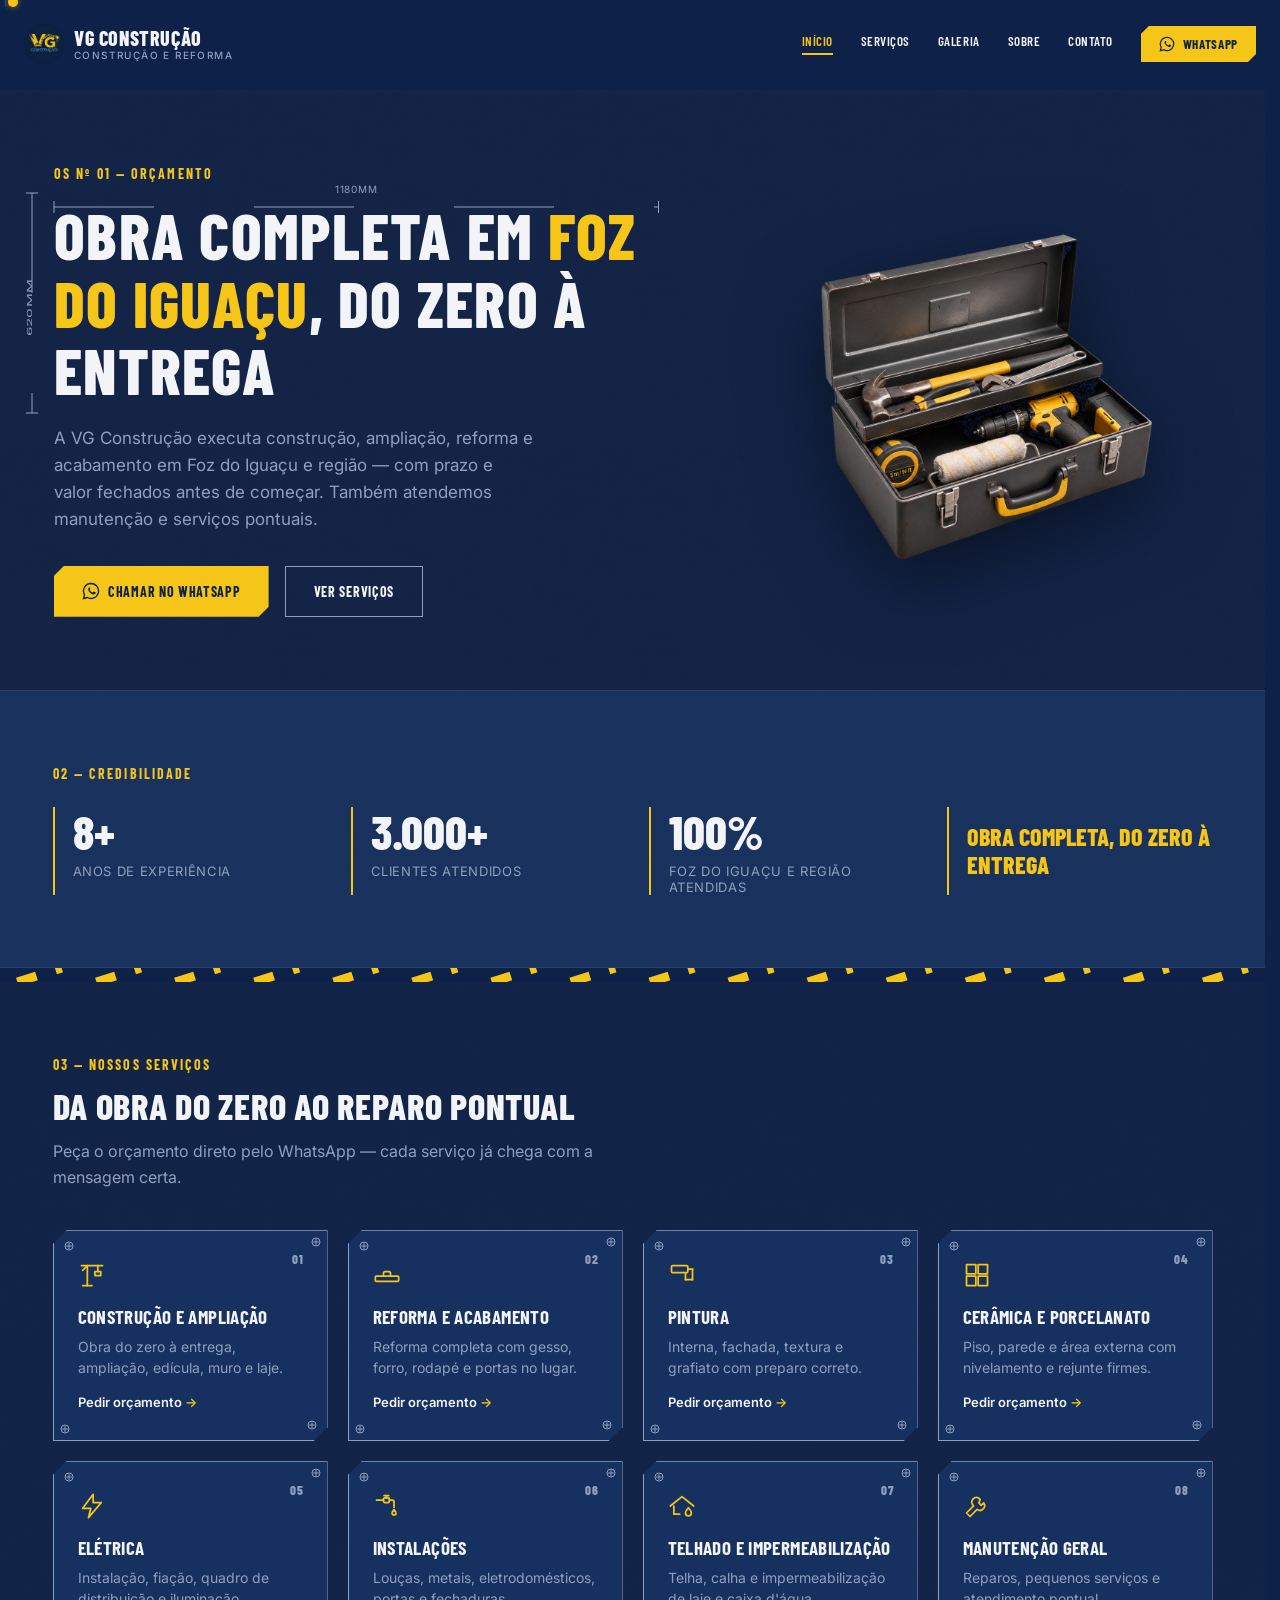
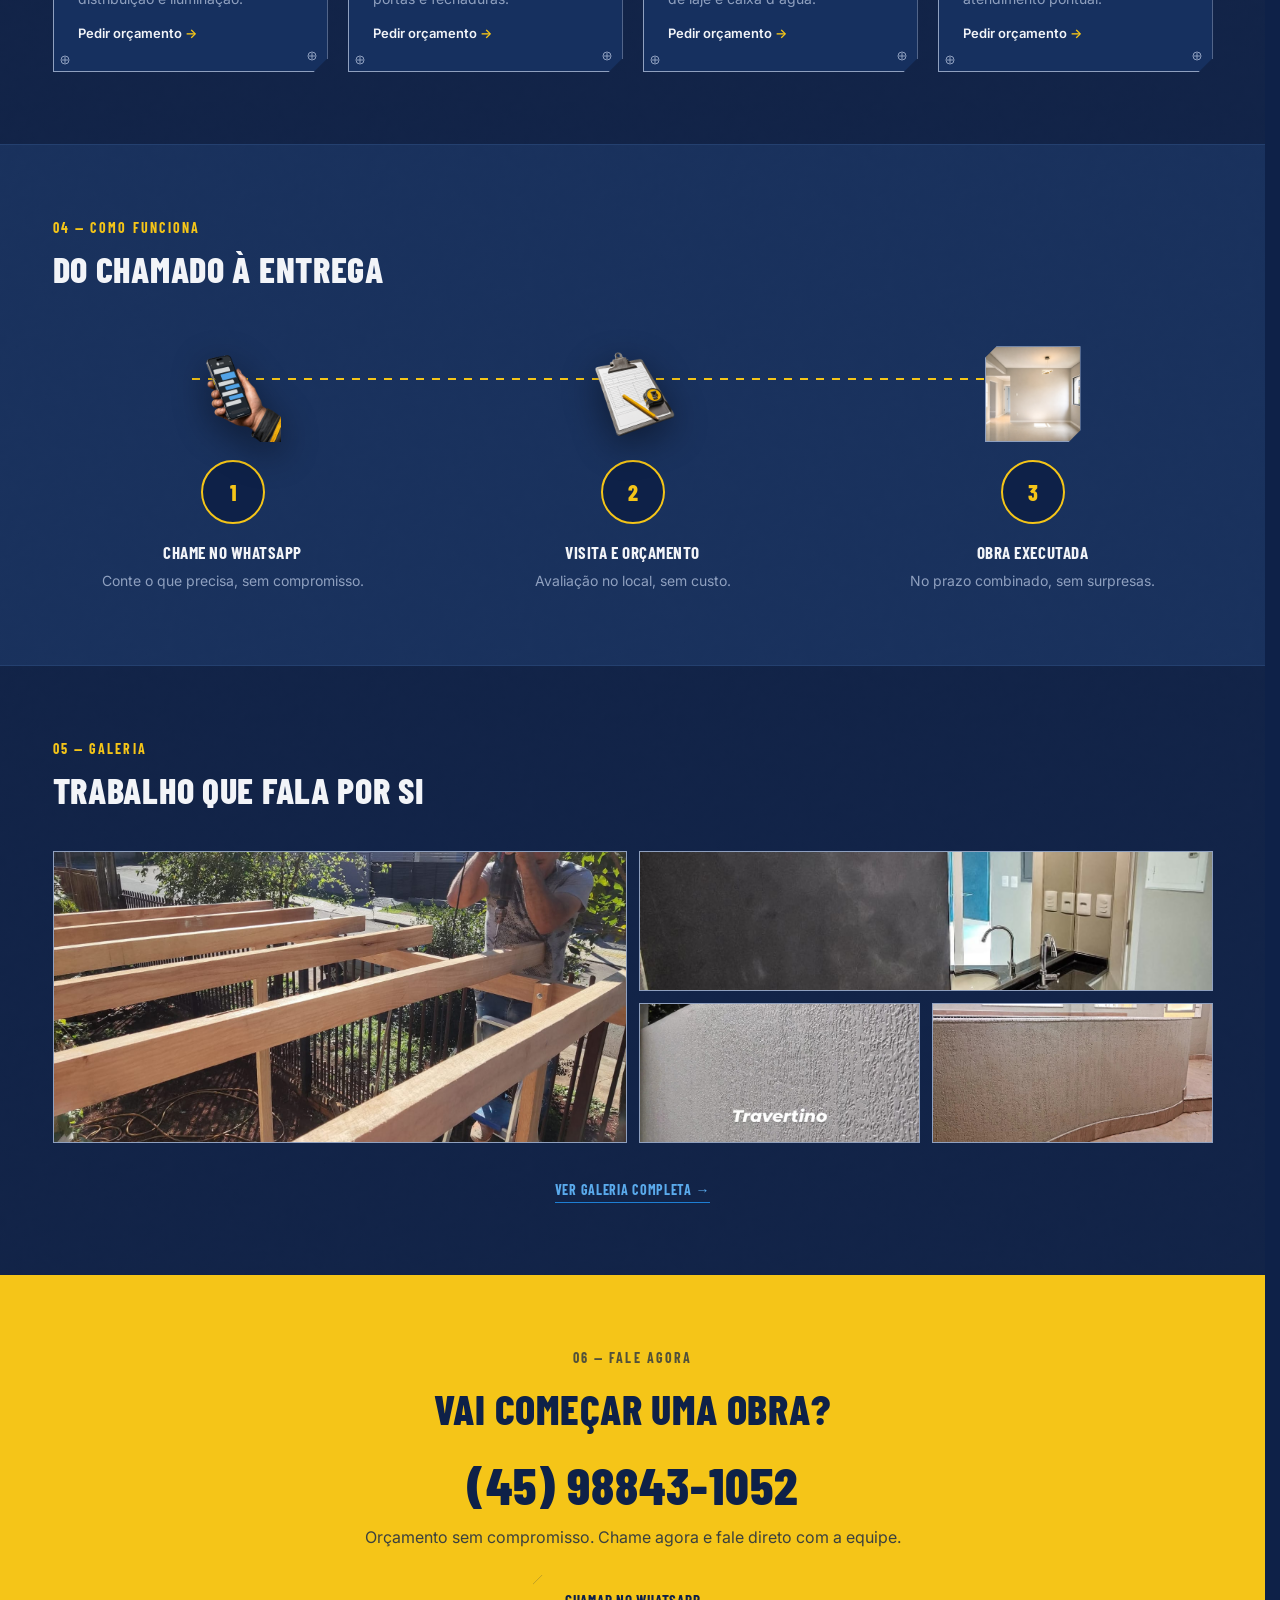
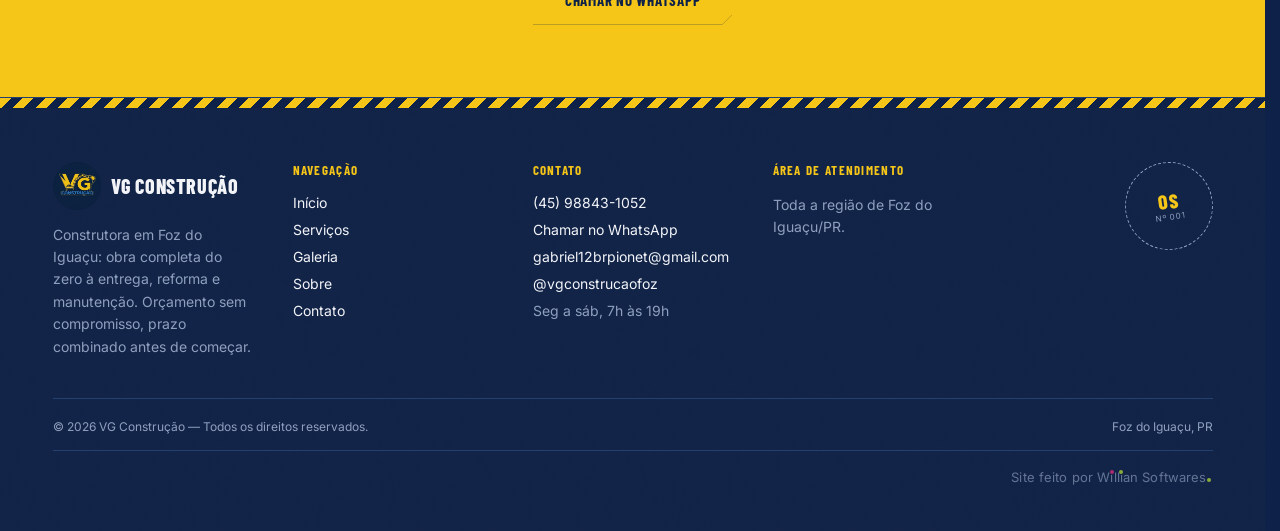
<file: index.html>
<!DOCTYPE html>
<html lang="pt-BR">
<head>
<meta charset="utf-8" />
<meta name="viewport" content="width=device-width, initial-scale=1" />
<title>VG Construção — Construtora em Foz do Iguaçu | Obra, Reforma e Manutenção</title>
<meta name="description" content="Construtora em Foz do Iguaçu: obra completa do zero à entrega, ampliação, reforma, acabamento, pintura, elétrica, telhado e manutenção. Orçamento sem compromisso pelo WhatsApp." />
<meta property="og:title" content="VG Construção — Construtora em Foz do Iguaçu" />
<meta property="og:description" content="Obra completa, ampliação, reforma e acabamento em Foz do Iguaçu/PR. Prazo e valor fechados antes de começar. Orçamento sem compromisso." />
<meta property="og:site_name" content="VG Construção" />
<meta property="og:type" content="website" />
<meta property="og:locale" content="pt_BR" />
<link rel="preconnect" href="https://fonts.googleapis.com" />
<link rel="preconnect" href="https://fonts.gstatic.com" crossorigin />
<link href="https://fonts.googleapis.com/css2?family=Barlow+Condensed:wght@600;700;800&family=Inter:wght@400;500;600;700&display=swap" rel="stylesheet" />
<link rel="icon" type="image/svg+xml" href="assets/img/favicon.svg" />
<link rel="stylesheet" href="css/styles.css" />
</head>
<body data-page="index">

<div class="scroll-progress" aria-hidden="true">
  <div class="scroll-progress__tick" style="left:-6px"></div>
  <div class="scroll-progress__tick" style="left:5px"></div>
  <div class="scroll-progress__bubble" id="scrollBubble"></div>
</div>
<header class="site-header" id="siteHeader">
  <a class="brand" href="index.html">
    <img class="brand__logo" src="assets/img/logo-vg.png" alt="VG Construção" width="381" height="380" />
    <span class="brand__text">
      <span class="brand__name">VG Construção</span>
      <span class="brand__tag">Construção e Reforma</span>
    </span>
  </a>
  <nav class="nav-desktop" aria-label="Navegação principal">
    <a class="nav-link is-active" href="index.html">Início</a>
    <a class="nav-link" href="servicos.html">Serviços</a>
    <a class="nav-link" href="galeria.html">Galeria</a>
    <a class="nav-link" href="sobre.html">Sobre</a>
    <a class="nav-link" href="contato.html">Contato</a>
    <a class="btn btn-primary btn-sm" data-wa="geral" target="_blank" rel="noopener" href="#" aria-label="Falar no WhatsApp">
      <svg width="16" height="16" viewBox="0 0 24 24" fill="none" aria-hidden="true"><path d="M12 2a10 10 0 0 0-8.6 15.1L2 22l5.1-1.3A10 10 0 1 0 12 2z" stroke="currentColor" stroke-width="1.8" /><path d="M8.3 8.3c.3-.9 1-1 1.5-.9.5.1 1 .3 1.2 1 .3.6-.2 1.4-.5 1.9-.3.5-.3.7 0 1.1.6.9 1.9 2.1 3.1 2.6.4.2.6.1.9-.2l.6-.7c.4-.4 1-.5 1.4-.2l1.5.9c.4.3.5.9.2 1.3-.6.9-1.9 1.6-3.1 1.4-2.4-.4-5.2-2.4-6.5-5.2-.5-1.1-.4-2.3.3-3.4z" fill="currentColor" /></svg>
      WhatsApp
    </a>
  </nav>
  <button class="hamburger" id="hamburgerBtn" aria-label="Abrir menu" aria-expanded="false" aria-controls="mobileMenu">
    <span></span><span></span><span></span>
  </button>
</header>

<div id="mobileMenu" class="mobile-menu" role="dialog" aria-modal="true" aria-label="Menu de navegação" aria-hidden="true">
  <div class="mobile-menu__top">
    <span class="mobile-menu__brand">
      <img class="brand__logo" src="assets/img/logo-vg.png" alt="VG Construção" width="381" height="380" />
      <span class="brand__name">VG Construção</span>
    </span>
    <button type="button" class="mobile-menu__close" aria-label="Fechar menu">×</button>
  </div>
  <nav class="mobile-menu__nav" aria-label="Navegação mobile">
    <a class="nav-link is-active" href="index.html">Início</a>
    <a class="nav-link" href="servicos.html">Serviços</a>
    <a class="nav-link" href="galeria.html">Galeria</a>
    <a class="nav-link" href="sobre.html">Sobre</a>
    <a class="nav-link" href="contato.html">Contato</a>
  </nav>
  <div class="mobile-menu__footer">
    <a href="tel:+5545988431052" class="mobile-menu__phone">(45) 98843-1052</a>
    <a class="mobile-menu__wa" data-wa="geral" target="_blank" rel="noopener" href="#">Falar no WhatsApp</a>
  </div>
</div>

<div class="header-spacer"></div>

<section class="hero">
  <div class="noise-overlay" aria-hidden="true"></div>
  <div class="hero__copy">
    <svg class="hero__cotas-v" aria-hidden="true" width="16" viewBox="0 0 16 100" preserveAspectRatio="none">
      <line x1="8" y1="0" x2="8" y2="100" stroke-width="1" vector-effect="non-scaling-stroke" />
      <line x1="2" y1="0" x2="14" y2="0" stroke-width="1" vector-effect="non-scaling-stroke" />
      <line x1="2" y1="100" x2="14" y2="100" stroke-width="1" vector-effect="non-scaling-stroke" />
      <text x="0" y="0" transform="translate(8,52) rotate(-90)">620MM</text>
    </svg>
    <div style="flex:1;min-width:0;">
      <span class="eyebrow">OS Nº 01 — Orçamento</span>
      <div class="hero__title-wrap">
        <svg class="hero__cotas-h" aria-hidden="true" width="100%" height="20" viewBox="0 0 100 20" preserveAspectRatio="none">
          <line x1="0" y1="12" x2="100" y2="12" stroke-width="1" vector-effect="non-scaling-stroke" />
          <line x1="0" y1="6" x2="0" y2="18" stroke-width="1" vector-effect="non-scaling-stroke" />
          <line x1="100" y1="6" x2="100" y2="18" stroke-width="1" vector-effect="non-scaling-stroke" />
        </svg>
        <span class="hero__cotas-label">1180MM</span>
        <h1 class="hero__title">Obra completa em <em>Foz do Iguaçu</em>, do zero à entrega</h1>
      </div>
      <p class="hero__lede">A VG Construção executa construção, ampliação, reforma e acabamento em Foz do Iguaçu e região — com prazo e valor fechados antes de começar. Também atendemos manutenção e serviços pontuais.</p>
      <div class="hero__actions">
        <a data-wa="geral" target="_blank" rel="noopener" href="#" class="btn btn-primary btn-hero hero__cta">
          <svg width="18" height="18" viewBox="0 0 24 24" fill="none" aria-hidden="true"><path d="M12 2a10 10 0 0 0-8.6 15.1L2 22l5.1-1.3A10 10 0 1 0 12 2z" stroke="currentColor" stroke-width="1.8" /><path d="M8.3 8.3c.3-.9 1-1 1.5-.9.5.1 1 .3 1.2 1 .3.6-.2 1.4-.5 1.9-.3.5-.3.7 0 1.1.6.9 1.9 2.1 3.1 2.6.4.2.6.1.9-.2l.6-.7c.4-.4 1-.5 1.4-.2l1.5.9c.4.3.5.9.2 1.3-.6.9-1.9 1.6-3.1 1.4-2.4-.4-5.2-2.4-6.5-5.2-.5-1.1-.4-2.3.3-3.4z" fill="currentColor" /></svg>
          Chamar no WhatsApp
          <svg class="hero__hammer" width="20" height="20" viewBox="0 0 24 24" fill="none" aria-hidden="true"><path d="M14 4l6 6-3 3-6-6z" fill="currentColor" /><path d="M13 9L4 18l2 2 9-9z" stroke="currentColor" stroke-width="2" /></svg>
          <svg class="hero__spark" width="16" height="16" viewBox="0 0 16 16" aria-hidden="true"><line x1="2" y1="8" x2="6" y2="8" stroke="currentColor" stroke-width="2" /><line x1="10" y1="8" x2="14" y2="8" stroke="currentColor" stroke-width="2" /></svg>
        </a>
        <a href="#servicos" class="btn btn-outline">Ver serviços</a>
      </div>
    </div>
  </div>
  <div class="hero__art">
    <img src="assets/img/hero-ferramentas.png" alt="Ferramentas de obra usadas pela equipe da VG Construção" />
  </div>
</section>

<section class="section section--alt">
  <div class="container">
    <span class="eyebrow">02 — Credibilidade</span>
  </div>
  <div class="container stats-grid reveal">
    <div class="stat">
      <b data-count-target="8" data-count-suffix="+">0+</b>
      <span>Anos de experiência</span>
    </div>
    <div class="stat">
      <b data-count-target="3000" data-count-suffix="+">0+</b>
      <span>Clientes atendidos</span>
    </div>
    <div class="stat">
      <b data-count-target="100" data-count-suffix="%">0%</b>
      <span>Foz do Iguaçu e região atendidas</span>
    </div>
    <div class="stat stat--note">
      <b>Obra completa, do zero à entrega</b>
    </div>
  </div>
</section>

<div class="divider">
  <svg class="hero-stripes" width="100%" height="14" viewBox="0 0 400 14" preserveAspectRatio="none">
    <line x1="5.5" y1="14" x2="19.5" y2="0" stroke-width="9" vector-effect="non-scaling-stroke" stroke-dasharray="20" stroke-dashoffset="20" />
    <line x1="30.5" y1="14" x2="44.5" y2="0" stroke-width="9" vector-effect="non-scaling-stroke" stroke-dasharray="20" stroke-dashoffset="20" />
    <line x1="55.5" y1="14" x2="69.5" y2="0" stroke-width="9" vector-effect="non-scaling-stroke" stroke-dasharray="20" stroke-dashoffset="20" />
    <line x1="80.5" y1="14" x2="94.5" y2="0" stroke-width="9" vector-effect="non-scaling-stroke" stroke-dasharray="20" stroke-dashoffset="20" />
    <line x1="105.5" y1="14" x2="119.5" y2="0" stroke-width="9" vector-effect="non-scaling-stroke" stroke-dasharray="20" stroke-dashoffset="20" />
    <line x1="130.5" y1="14" x2="144.5" y2="0" stroke-width="9" vector-effect="non-scaling-stroke" stroke-dasharray="20" stroke-dashoffset="20" />
    <line x1="155.5" y1="14" x2="169.5" y2="0" stroke-width="9" vector-effect="non-scaling-stroke" stroke-dasharray="20" stroke-dashoffset="20" />
    <line x1="180.5" y1="14" x2="194.5" y2="0" stroke-width="9" vector-effect="non-scaling-stroke" stroke-dasharray="20" stroke-dashoffset="20" />
    <line x1="205.5" y1="14" x2="219.5" y2="0" stroke-width="9" vector-effect="non-scaling-stroke" stroke-dasharray="20" stroke-dashoffset="20" />
    <line x1="230.5" y1="14" x2="244.5" y2="0" stroke-width="9" vector-effect="non-scaling-stroke" stroke-dasharray="20" stroke-dashoffset="20" />
    <line x1="255.5" y1="14" x2="269.5" y2="0" stroke-width="9" vector-effect="non-scaling-stroke" stroke-dasharray="20" stroke-dashoffset="20" />
    <line x1="280.5" y1="14" x2="294.5" y2="0" stroke-width="9" vector-effect="non-scaling-stroke" stroke-dasharray="20" stroke-dashoffset="20" />
    <line x1="305.5" y1="14" x2="319.5" y2="0" stroke-width="9" vector-effect="non-scaling-stroke" stroke-dasharray="20" stroke-dashoffset="20" />
    <line x1="330.5" y1="14" x2="344.5" y2="0" stroke-width="9" vector-effect="non-scaling-stroke" stroke-dasharray="20" stroke-dashoffset="20" />
    <line x1="355.5" y1="14" x2="369.5" y2="0" stroke-width="9" vector-effect="non-scaling-stroke" stroke-dasharray="20" stroke-dashoffset="20" />
    <line x1="380.5" y1="14" x2="394.5" y2="0" stroke-width="9" vector-effect="non-scaling-stroke" stroke-dasharray="20" stroke-dashoffset="20" />
  </svg>
</div>

<section id="servicos" class="section">
  <div class="container">
    <span class="eyebrow">03 — Nossos serviços</span>
    <h2 class="h2">Da obra do zero ao reparo pontual</h2>
    <p class="lede" style="max-width:560px;">Peça o orçamento direto pelo WhatsApp — cada serviço já chega com a mensagem certa.</p>

    <div class="service-cards">
      <a data-wa="construcao" target="_blank" rel="noopener" href="#" aria-label="Orçamento de construção e ampliação pelo WhatsApp" class="service-card">
        <svg class="service-card__screw service-card__screw--tl" width="10" height="10" viewBox="0 0 10 10" aria-hidden="true"><circle cx="5" cy="5" r="4" fill="none" stroke-width="1" /><line x1="5" y1="2" x2="5" y2="8" stroke-width="1" /><line x1="2" y1="5" x2="8" y2="5" stroke-width="1" /></svg>
        <svg class="service-card__screw service-card__screw--tr" width="10" height="10" viewBox="0 0 10 10" aria-hidden="true"><circle cx="5" cy="5" r="4" fill="none" stroke-width="1" /><line x1="5" y1="2" x2="5" y2="8" stroke-width="1" /><line x1="2" y1="5" x2="8" y2="5" stroke-width="1" /></svg>
        <svg class="service-card__screw service-card__screw--bl" width="10" height="10" viewBox="0 0 10 10" aria-hidden="true"><circle cx="5" cy="5" r="4" fill="none" stroke-width="1" /><line x1="5" y1="2" x2="5" y2="8" stroke-width="1" /><line x1="2" y1="5" x2="8" y2="5" stroke-width="1" /></svg>
        <svg class="service-card__screw service-card__screw--br" width="10" height="10" viewBox="0 0 10 10" aria-hidden="true"><circle cx="5" cy="5" r="4" fill="none" stroke-width="1" /><line x1="5" y1="2" x2="5" y2="8" stroke-width="1" /><line x1="2" y1="5" x2="8" y2="5" stroke-width="1" /></svg>
        <span class="service-card__num">01</span>
        <svg class="service-card__icon" width="28" height="28" viewBox="0 0 24 24" fill="none" stroke-width="1.5" stroke-linecap="round" stroke-linejoin="round" aria-hidden="true"><line x1="4" y1="21" x2="12" y2="21" /><line x1="8" y1="21" x2="8" y2="4" /><line x1="3" y1="4" x2="21" y2="4" /><line x1="4" y1="8" x2="8" y2="4" /><line x1="17" y1="4" x2="17" y2="9" /><rect x="14.5" y="9" width="5" height="3.5" /></svg>
        <span class="service-card__title">Construção e ampliação</span>
        <span class="service-card__desc">Obra do zero à entrega, ampliação, edícula, muro e laje.</span>
        <span class="service-card__link">Pedir orçamento <span>→</span></span>
      </a>

      <a data-wa="reforma" target="_blank" rel="noopener" href="#" aria-label="Orçamento de reforma e acabamento pelo WhatsApp" class="service-card">
        <svg class="service-card__screw service-card__screw--tl" width="10" height="10" viewBox="0 0 10 10" aria-hidden="true"><circle cx="5" cy="5" r="4" fill="none" stroke-width="1" /><line x1="5" y1="2" x2="5" y2="8" stroke-width="1" /><line x1="2" y1="5" x2="8" y2="5" stroke-width="1" /></svg>
        <svg class="service-card__screw service-card__screw--tr" width="10" height="10" viewBox="0 0 10 10" aria-hidden="true"><circle cx="5" cy="5" r="4" fill="none" stroke-width="1" /><line x1="5" y1="2" x2="5" y2="8" stroke-width="1" /><line x1="2" y1="5" x2="8" y2="5" stroke-width="1" /></svg>
        <svg class="service-card__screw service-card__screw--bl" width="10" height="10" viewBox="0 0 10 10" aria-hidden="true"><circle cx="5" cy="5" r="4" fill="none" stroke-width="1" /><line x1="5" y1="2" x2="5" y2="8" stroke-width="1" /><line x1="2" y1="5" x2="8" y2="5" stroke-width="1" /></svg>
        <svg class="service-card__screw service-card__screw--br" width="10" height="10" viewBox="0 0 10 10" aria-hidden="true"><circle cx="5" cy="5" r="4" fill="none" stroke-width="1" /><line x1="5" y1="2" x2="5" y2="8" stroke-width="1" /><line x1="2" y1="5" x2="8" y2="5" stroke-width="1" /></svg>
        <span class="service-card__num">02</span>
        <svg class="service-card__icon" width="28" height="28" viewBox="0 0 24 24" fill="none" stroke-width="1.5" stroke-linecap="round" stroke-linejoin="round" aria-hidden="true"><rect x="2" y="13" width="20" height="4.5" rx="1" /><path d="M9 13v-2.5a1.5 1.5 0 0 1 1.5-1.5h3a1.5 1.5 0 0 1 1.5 1.5V13" /></svg>
        <span class="service-card__title">Reforma e acabamento</span>
        <span class="service-card__desc">Reforma completa com gesso, forro, rodapé e portas no lugar.</span>
        <span class="service-card__link">Pedir orçamento <span>→</span></span>
      </a>

      <a data-wa="pintura" target="_blank" rel="noopener" href="#" aria-label="Orçamento de pintura pelo WhatsApp" class="service-card">
        <svg class="service-card__screw service-card__screw--tl" width="10" height="10" viewBox="0 0 10 10" aria-hidden="true"><circle cx="5" cy="5" r="4" fill="none" stroke-width="1" /><line x1="5" y1="2" x2="5" y2="8" stroke-width="1" /><line x1="2" y1="5" x2="8" y2="5" stroke-width="1" /></svg>
        <svg class="service-card__screw service-card__screw--tr" width="10" height="10" viewBox="0 0 10 10" aria-hidden="true"><circle cx="5" cy="5" r="4" fill="none" stroke-width="1" /><line x1="5" y1="2" x2="5" y2="8" stroke-width="1" /><line x1="2" y1="5" x2="8" y2="5" stroke-width="1" /></svg>
        <svg class="service-card__screw service-card__screw--bl" width="10" height="10" viewBox="0 0 10 10" aria-hidden="true"><circle cx="5" cy="5" r="4" fill="none" stroke-width="1" /><line x1="5" y1="2" x2="5" y2="8" stroke-width="1" /><line x1="2" y1="5" x2="8" y2="5" stroke-width="1" /></svg>
        <svg class="service-card__screw service-card__screw--br" width="10" height="10" viewBox="0 0 10 10" aria-hidden="true"><circle cx="5" cy="5" r="4" fill="none" stroke-width="1" /><line x1="5" y1="2" x2="5" y2="8" stroke-width="1" /><line x1="2" y1="5" x2="8" y2="5" stroke-width="1" /></svg>
        <span class="service-card__num">03</span>
        <svg class="service-card__icon" width="28" height="28" viewBox="0 0 24 24" fill="none" stroke-width="1.5" stroke-linecap="round" stroke-linejoin="round" aria-hidden="true"><rect x="3" y="4" width="14" height="6" rx="1" /><line x1="17" y1="7" x2="21" y2="7" /><line x1="21" y1="7" x2="21" y2="16" /><line x1="21" y1="16" x2="15" y2="16" /><line x1="15" y1="10" x2="15" y2="16" /></svg>
        <span class="service-card__title">Pintura</span>
        <span class="service-card__desc">Interna, fachada, textura e grafiato com preparo correto.</span>
        <span class="service-card__link">Pedir orçamento <span>→</span></span>
      </a>

      <a data-wa="ceramica" target="_blank" rel="noopener" href="#" aria-label="Orçamento de cerâmica e porcelanato pelo WhatsApp" class="service-card">
        <svg class="service-card__screw service-card__screw--tl" width="10" height="10" viewBox="0 0 10 10" aria-hidden="true"><circle cx="5" cy="5" r="4" fill="none" stroke-width="1" /><line x1="5" y1="2" x2="5" y2="8" stroke-width="1" /><line x1="2" y1="5" x2="8" y2="5" stroke-width="1" /></svg>
        <svg class="service-card__screw service-card__screw--tr" width="10" height="10" viewBox="0 0 10 10" aria-hidden="true"><circle cx="5" cy="5" r="4" fill="none" stroke-width="1" /><line x1="5" y1="2" x2="5" y2="8" stroke-width="1" /><line x1="2" y1="5" x2="8" y2="5" stroke-width="1" /></svg>
        <svg class="service-card__screw service-card__screw--bl" width="10" height="10" viewBox="0 0 10 10" aria-hidden="true"><circle cx="5" cy="5" r="4" fill="none" stroke-width="1" /><line x1="5" y1="2" x2="5" y2="8" stroke-width="1" /><line x1="2" y1="5" x2="8" y2="5" stroke-width="1" /></svg>
        <svg class="service-card__screw service-card__screw--br" width="10" height="10" viewBox="0 0 10 10" aria-hidden="true"><circle cx="5" cy="5" r="4" fill="none" stroke-width="1" /><line x1="5" y1="2" x2="5" y2="8" stroke-width="1" /><line x1="2" y1="5" x2="8" y2="5" stroke-width="1" /></svg>
        <span class="service-card__num">04</span>
        <svg class="service-card__icon" width="28" height="28" viewBox="0 0 24 24" fill="none" stroke-width="1.5" stroke-linecap="round" stroke-linejoin="round" aria-hidden="true"><rect x="3" y="3" width="8" height="8" /><rect x="13" y="3" width="8" height="8" /><rect x="3" y="13" width="8" height="8" /><rect x="13" y="13" width="8" height="8" /></svg>
        <span class="service-card__title">Cerâmica e porcelanato</span>
        <span class="service-card__desc">Piso, parede e área externa com nivelamento e rejunte firmes.</span>
        <span class="service-card__link">Pedir orçamento <span>→</span></span>
      </a>

      <a data-wa="eletrica" target="_blank" rel="noopener" href="#" aria-label="Orçamento de elétrica pelo WhatsApp" class="service-card">
        <svg class="service-card__screw service-card__screw--tl" width="10" height="10" viewBox="0 0 10 10" aria-hidden="true"><circle cx="5" cy="5" r="4" fill="none" stroke-width="1" /><line x1="5" y1="2" x2="5" y2="8" stroke-width="1" /><line x1="2" y1="5" x2="8" y2="5" stroke-width="1" /></svg>
        <svg class="service-card__screw service-card__screw--tr" width="10" height="10" viewBox="0 0 10 10" aria-hidden="true"><circle cx="5" cy="5" r="4" fill="none" stroke-width="1" /><line x1="5" y1="2" x2="5" y2="8" stroke-width="1" /><line x1="2" y1="5" x2="8" y2="5" stroke-width="1" /></svg>
        <svg class="service-card__screw service-card__screw--bl" width="10" height="10" viewBox="0 0 10 10" aria-hidden="true"><circle cx="5" cy="5" r="4" fill="none" stroke-width="1" /><line x1="5" y1="2" x2="5" y2="8" stroke-width="1" /><line x1="2" y1="5" x2="8" y2="5" stroke-width="1" /></svg>
        <svg class="service-card__screw service-card__screw--br" width="10" height="10" viewBox="0 0 10 10" aria-hidden="true"><circle cx="5" cy="5" r="4" fill="none" stroke-width="1" /><line x1="5" y1="2" x2="5" y2="8" stroke-width="1" /><line x1="2" y1="5" x2="8" y2="5" stroke-width="1" /></svg>
        <span class="service-card__num">05</span>
        <svg class="service-card__icon" width="28" height="28" viewBox="0 0 24 24" fill="none" stroke-width="1.5" stroke-linecap="round" stroke-linejoin="round" aria-hidden="true"><polygon points="13 2 4 14 11 14 9 22 20 9 13 9 13 2" /></svg>
        <span class="service-card__title">Elétrica</span>
        <span class="service-card__desc">Instalação, fiação, quadro de distribuição e iluminação.</span>
        <span class="service-card__link">Pedir orçamento <span>→</span></span>
      </a>

      <a data-wa="instalacoes" target="_blank" rel="noopener" href="#" aria-label="Orçamento de instalações pelo WhatsApp" class="service-card">
        <svg class="service-card__screw service-card__screw--tl" width="10" height="10" viewBox="0 0 10 10" aria-hidden="true"><circle cx="5" cy="5" r="4" fill="none" stroke-width="1" /><line x1="5" y1="2" x2="5" y2="8" stroke-width="1" /><line x1="2" y1="5" x2="8" y2="5" stroke-width="1" /></svg>
        <svg class="service-card__screw service-card__screw--tr" width="10" height="10" viewBox="0 0 10 10" aria-hidden="true"><circle cx="5" cy="5" r="4" fill="none" stroke-width="1" /><line x1="5" y1="2" x2="5" y2="8" stroke-width="1" /><line x1="2" y1="5" x2="8" y2="5" stroke-width="1" /></svg>
        <svg class="service-card__screw service-card__screw--bl" width="10" height="10" viewBox="0 0 10 10" aria-hidden="true"><circle cx="5" cy="5" r="4" fill="none" stroke-width="1" /><line x1="5" y1="2" x2="5" y2="8" stroke-width="1" /><line x1="2" y1="5" x2="8" y2="5" stroke-width="1" /></svg>
        <svg class="service-card__screw service-card__screw--br" width="10" height="10" viewBox="0 0 10 10" aria-hidden="true"><circle cx="5" cy="5" r="4" fill="none" stroke-width="1" /><line x1="5" y1="2" x2="5" y2="8" stroke-width="1" /><line x1="2" y1="5" x2="8" y2="5" stroke-width="1" /></svg>
        <span class="service-card__num">06</span>
        <svg class="service-card__icon" width="28" height="28" viewBox="0 0 24 24" fill="none" stroke-width="1.5" stroke-linecap="round" stroke-linejoin="round" aria-hidden="true"><path d="M3 7h6" /><rect x="9" y="5" width="5" height="4" rx="1" /><path d="M11.5 5V3" /><path d="M9.5 3h4" /><path d="M14 7h2.5a1.5 1.5 0 0 1 1.5 1.5V13" /><path d="M18 15c-1.1 1.4-1.7 2.3-1.7 3a1.7 1.7 0 0 0 3.4 0c0-.7-.6-1.6-1.7-3z" /></svg>
        <span class="service-card__title">Instalações</span>
        <span class="service-card__desc">Louças, metais, eletrodomésticos, portas e fechaduras.</span>
        <span class="service-card__link">Pedir orçamento <span>→</span></span>
      </a>

      <a data-wa="telhado" target="_blank" rel="noopener" href="#" aria-label="Orçamento de telhado e impermeabilização pelo WhatsApp" class="service-card">
        <svg class="service-card__screw service-card__screw--tl" width="10" height="10" viewBox="0 0 10 10" aria-hidden="true"><circle cx="5" cy="5" r="4" fill="none" stroke-width="1" /><line x1="5" y1="2" x2="5" y2="8" stroke-width="1" /><line x1="2" y1="5" x2="8" y2="5" stroke-width="1" /></svg>
        <svg class="service-card__screw service-card__screw--tr" width="10" height="10" viewBox="0 0 10 10" aria-hidden="true"><circle cx="5" cy="5" r="4" fill="none" stroke-width="1" /><line x1="5" y1="2" x2="5" y2="8" stroke-width="1" /><line x1="2" y1="5" x2="8" y2="5" stroke-width="1" /></svg>
        <svg class="service-card__screw service-card__screw--bl" width="10" height="10" viewBox="0 0 10 10" aria-hidden="true"><circle cx="5" cy="5" r="4" fill="none" stroke-width="1" /><line x1="5" y1="2" x2="5" y2="8" stroke-width="1" /><line x1="2" y1="5" x2="8" y2="5" stroke-width="1" /></svg>
        <svg class="service-card__screw service-card__screw--br" width="10" height="10" viewBox="0 0 10 10" aria-hidden="true"><circle cx="5" cy="5" r="4" fill="none" stroke-width="1" /><line x1="5" y1="2" x2="5" y2="8" stroke-width="1" /><line x1="2" y1="5" x2="8" y2="5" stroke-width="1" /></svg>
        <span class="service-card__num">07</span>
        <svg class="service-card__icon" width="28" height="28" viewBox="0 0 24 24" fill="none" stroke-width="1.5" stroke-linecap="round" stroke-linejoin="round" aria-hidden="true"><path d="M2 12l10-8 10 8" /><path d="M5 12v7h5" /><path d="M17.5 13.5c-1.7 2.1-2.5 3.3-2.5 4.4a2.5 2.5 0 0 0 5 0c0-1.1-.8-2.3-2.5-4.4z" /></svg>
        <span class="service-card__title">Telhado e impermeabilização</span>
        <span class="service-card__desc">Telha, calha e impermeabilização de laje e caixa d'água.</span>
        <span class="service-card__link">Pedir orçamento <span>→</span></span>
      </a>

      <a data-wa="manutencao" target="_blank" rel="noopener" href="#" aria-label="Orçamento de manutenção geral pelo WhatsApp" class="service-card">
        <svg class="service-card__screw service-card__screw--tl" width="10" height="10" viewBox="0 0 10 10" aria-hidden="true"><circle cx="5" cy="5" r="4" fill="none" stroke-width="1" /><line x1="5" y1="2" x2="5" y2="8" stroke-width="1" /><line x1="2" y1="5" x2="8" y2="5" stroke-width="1" /></svg>
        <svg class="service-card__screw service-card__screw--tr" width="10" height="10" viewBox="0 0 10 10" aria-hidden="true"><circle cx="5" cy="5" r="4" fill="none" stroke-width="1" /><line x1="5" y1="2" x2="5" y2="8" stroke-width="1" /><line x1="2" y1="5" x2="8" y2="5" stroke-width="1" /></svg>
        <svg class="service-card__screw service-card__screw--bl" width="10" height="10" viewBox="0 0 10 10" aria-hidden="true"><circle cx="5" cy="5" r="4" fill="none" stroke-width="1" /><line x1="5" y1="2" x2="5" y2="8" stroke-width="1" /><line x1="2" y1="5" x2="8" y2="5" stroke-width="1" /></svg>
        <svg class="service-card__screw service-card__screw--br" width="10" height="10" viewBox="0 0 10 10" aria-hidden="true"><circle cx="5" cy="5" r="4" fill="none" stroke-width="1" /><line x1="5" y1="2" x2="5" y2="8" stroke-width="1" /><line x1="2" y1="5" x2="8" y2="5" stroke-width="1" /></svg>
        <span class="service-card__num">08</span>
        <svg class="service-card__icon" width="28" height="28" viewBox="0 0 24 24" fill="none" stroke-width="1.5" stroke-linecap="round" stroke-linejoin="round" aria-hidden="true"><path d="M14.7 6.3a4 4 0 1 0-5.6 5.6L3 18l3 3 6.1-6.1a4 4 0 0 0 5.6-5.6l-2.1 2.1-2-2z" /></svg>
        <span class="service-card__title">Manutenção geral</span>
        <span class="service-card__desc">Reparos, pequenos serviços e atendimento pontual.</span>
        <span class="service-card__link">Pedir orçamento <span>→</span></span>
      </a>
    </div>
  </div>
</section>

<section class="section section--alt">
  <div class="container">
    <span class="eyebrow">04 — Como funciona</span>
    <h2 class="h2">Do chamado à entrega</h2>
    <div class="steps-wrap reveal">
      <div class="steps-dash" aria-hidden="true"></div>
      <div class="steps-grid">
        <div class="step">
          <img class="step__img" src="assets/img/passo-01.png" alt="Mão segurando celular com uma conversa de WhatsApp aberta" loading="lazy" width="96" height="96" />
          <div class="step__num">1</div>
          <h3 class="step__title">Chame no WhatsApp</h3>
          <p class="step__desc">Conte o que precisa, sem compromisso.</p>
        </div>
        <div class="step">
          <img class="step__img" src="assets/img/passo-02.png" alt="Prancheta com orçamento, trena e lápis sobre a mesa" loading="lazy" width="96" height="96" />
          <div class="step__num">2</div>
          <h3 class="step__title">Visita e orçamento</h3>
          <p class="step__desc">Avaliação no local, sem custo.</p>
        </div>
        <div class="step">
          <div class="photo-frame step__frame">
            <div class="photo-fallback">
              <svg width="28" height="28" viewBox="0 0 24 24" fill="none" stroke-width="1.5" aria-hidden="true"><rect x="3" y="7" width="18" height="13" rx="2" /><path d="M8 7l1.5-3h5L16 7" /><circle cx="12" cy="13.5" r="3.5" /></svg>
              <span>Foto em breve</span>
            </div>
            <img src="assets/img/passo-03.png" alt="Ambiente pronto e entregue depois da obra executada" loading="lazy" width="96" height="96" />
          </div>
          <div class="step__num">3</div>
          <h3 class="step__title">Obra executada</h3>
          <p class="step__desc">No prazo combinado, sem surpresas.</p>
        </div>
      </div>
    </div>
  </div>
</section>

<section class="section">
  <div class="container">
    <span class="eyebrow">05 — Galeria</span>
    <h2 class="h2">Trabalho que fala por si</h2>
    <div class="gallery-preview reveal">
      <div class="gallery-preview__tile"><img src="assets/fotos/trabalho-01.jpg" alt="Obra concluída pela VG Construção — foto 1" loading="lazy" /></div>
      <div class="gallery-preview__tile"><img src="assets/fotos/trabalho-02.jpg" alt="Obra concluída pela VG Construção — foto 2" loading="lazy" /></div>
      <div class="gallery-preview__tile"><img src="assets/fotos/trabalho-03.jpg" alt="Obra concluída pela VG Construção — foto 3" loading="lazy" /></div>
      <div class="gallery-preview__tile"><img src="assets/fotos/trabalho-04.jpg" alt="Obra concluída pela VG Construção — foto 4" loading="lazy" /></div>
    </div>
    <div class="gallery-preview__more">
      <a href="galeria.html">Ver galeria completa →</a>
    </div>
  </div>
</section>

<section class="cta-banner">
  <div class="container">
    <span class="cta-banner__eyebrow">06 — Fale agora</span>
    <h2 class="cta-banner__title">Vai começar uma obra?</h2>
    <a href="tel:+5545988431052" class="cta-banner__phone">(45) 98843-1052</a>
    <p class="cta-banner__sub">Orçamento sem compromisso. Chame agora e fale direto com a equipe.</p>
    <a data-wa="geral" target="_blank" rel="noopener" href="#" class="btn-cta">
      <span class="btn-cta__fill" aria-hidden="true"></span>
      <span class="btn-cta__roller" aria-hidden="true">
        <svg width="20" height="20" viewBox="0 0 24 24" aria-hidden="true"><rect x="1" y="7" width="13" height="8" rx="1.5" fill="currentColor" /><rect x="14" y="9" width="4" height="4" fill="currentColor" /><line x1="18" y1="11" x2="23" y2="11" stroke="currentColor" stroke-width="2" /></svg>
      </span>
      <span class="btn-cta__label">
        <span class="btn-cta__text-light">Chamar no WhatsApp</span>
        <span class="btn-cta__text-dark" aria-hidden="true">Chamar no WhatsApp</span>
      </span>
    </a>
  </div>
</section>
<footer class="site-footer">
  <div class="site-footer__stripe" aria-hidden="true"></div>
  <div class="site-footer__grid">
    <div>
      <div class="brand">
        <img class="brand__logo" src="assets/img/logo-vg.png" alt="VG Construção" width="381" height="380" />
        <span class="brand__name">VG Construção</span>
      </div>
      <p style="font-family:var(--font-body);font-size:14px;line-height:1.6;color:var(--muted);margin:14px 0 0;max-width:260px;">Construtora em Foz do Iguaçu: obra completa do zero à entrega, reforma e manutenção. Orçamento sem compromisso, prazo combinado antes de começar.</p>
    </div>
    <div>
      <h3>Navegação</h3>
      <nav class="site-footer__nav" aria-label="Navegação do rodapé">
        <a href="index.html">Início</a>
        <a href="servicos.html">Serviços</a>
        <a href="galeria.html">Galeria</a>
        <a href="sobre.html">Sobre</a>
        <a href="contato.html">Contato</a>
      </nav>
    </div>
    <div>
      <h3>Contato</h3>
      <div class="site-footer__contact">
        <a href="tel:+5545988431052">(45) 98843-1052</a>
        <a data-wa="geral" target="_blank" rel="noopener" href="#">Chamar no WhatsApp</a>
        <a href="mailto:gabriel12brpionet@gmail.com">gabriel12brpionet@gmail.com</a>
        <a href="https://instagram.com/vgconstrucaofoz" target="_blank" rel="noopener">@vgconstrucaofoz</a>
        <span>Seg a sáb, 7h às 19h</span>
      </div>
    </div>
    <div>
      <h3>Área de atendimento</h3>
      <p class="site-footer__area">Toda a região de Foz do Iguaçu/PR.</p>
    </div>
    <div class="site-footer__badge-wrap">
      <div class="site-footer__badge" aria-hidden="true">
        <div class="site-footer__badge-text">
          <b>OS</b>
          <small>Nº 001</small>
        </div>
      </div>
    </div>
  </div>
  <div class="site-footer__bottom">
    <span>© <span id="footerYear"></span> VG Construção — Todos os direitos reservados.</span>
    <span>Foz do Iguaçu, PR</span>
  </div>
  <div class="site-footer__sign">
    <a class="signature" href="https://meu-portfoliowilldev.vercel.app" target="_blank" rel="noopener"
       title="Site desenvolvido por Willian Softwares" aria-label="Site feito por Willian Softwares">
      <span class="signature__text" aria-hidden="true">Site feito por W<span class="signature__i signature__i--pink">ı</span>ll<span class="signature__i signature__i--lime">ı</span>an Softwares<span class="signature__stop"></span></span>
    </a>
  </div>
</footer>

<a data-wa="geral" target="_blank" rel="noopener" href="#" aria-label="Falar no WhatsApp" class="fab-wa">
  <svg width="26" height="26" viewBox="0 0 24 24" fill="none" aria-hidden="true"><path d="M12 2a10 10 0 0 0-8.6 15.1L2 22l5.1-1.3A10 10 0 1 0 12 2z" stroke="currentColor" stroke-width="1.8" /><path d="M8.3 8.3c.3-.9 1-1 1.5-.9.5.1 1 .3 1.2 1 .3.6-.2 1.4-.5 1.9-.3.5-.3.7 0 1.1.6.9 1.9 2.1 3.1 2.6.4.2.6.1.9-.2l.6-.7c.4-.4 1-.5 1.4-.2l1.5.9c.4.3.5.9.2 1.3-.6.9-1.9 1.6-3.1 1.4-2.4-.4-5.2-2.4-6.5-5.2-.5-1.1-.4-2.3.3-3.4z" fill="currentColor" /></svg>
</a>

<script src="js/main.js"></script>
<script src="js/interactions.js"></script>
</body>
</html>
</file>
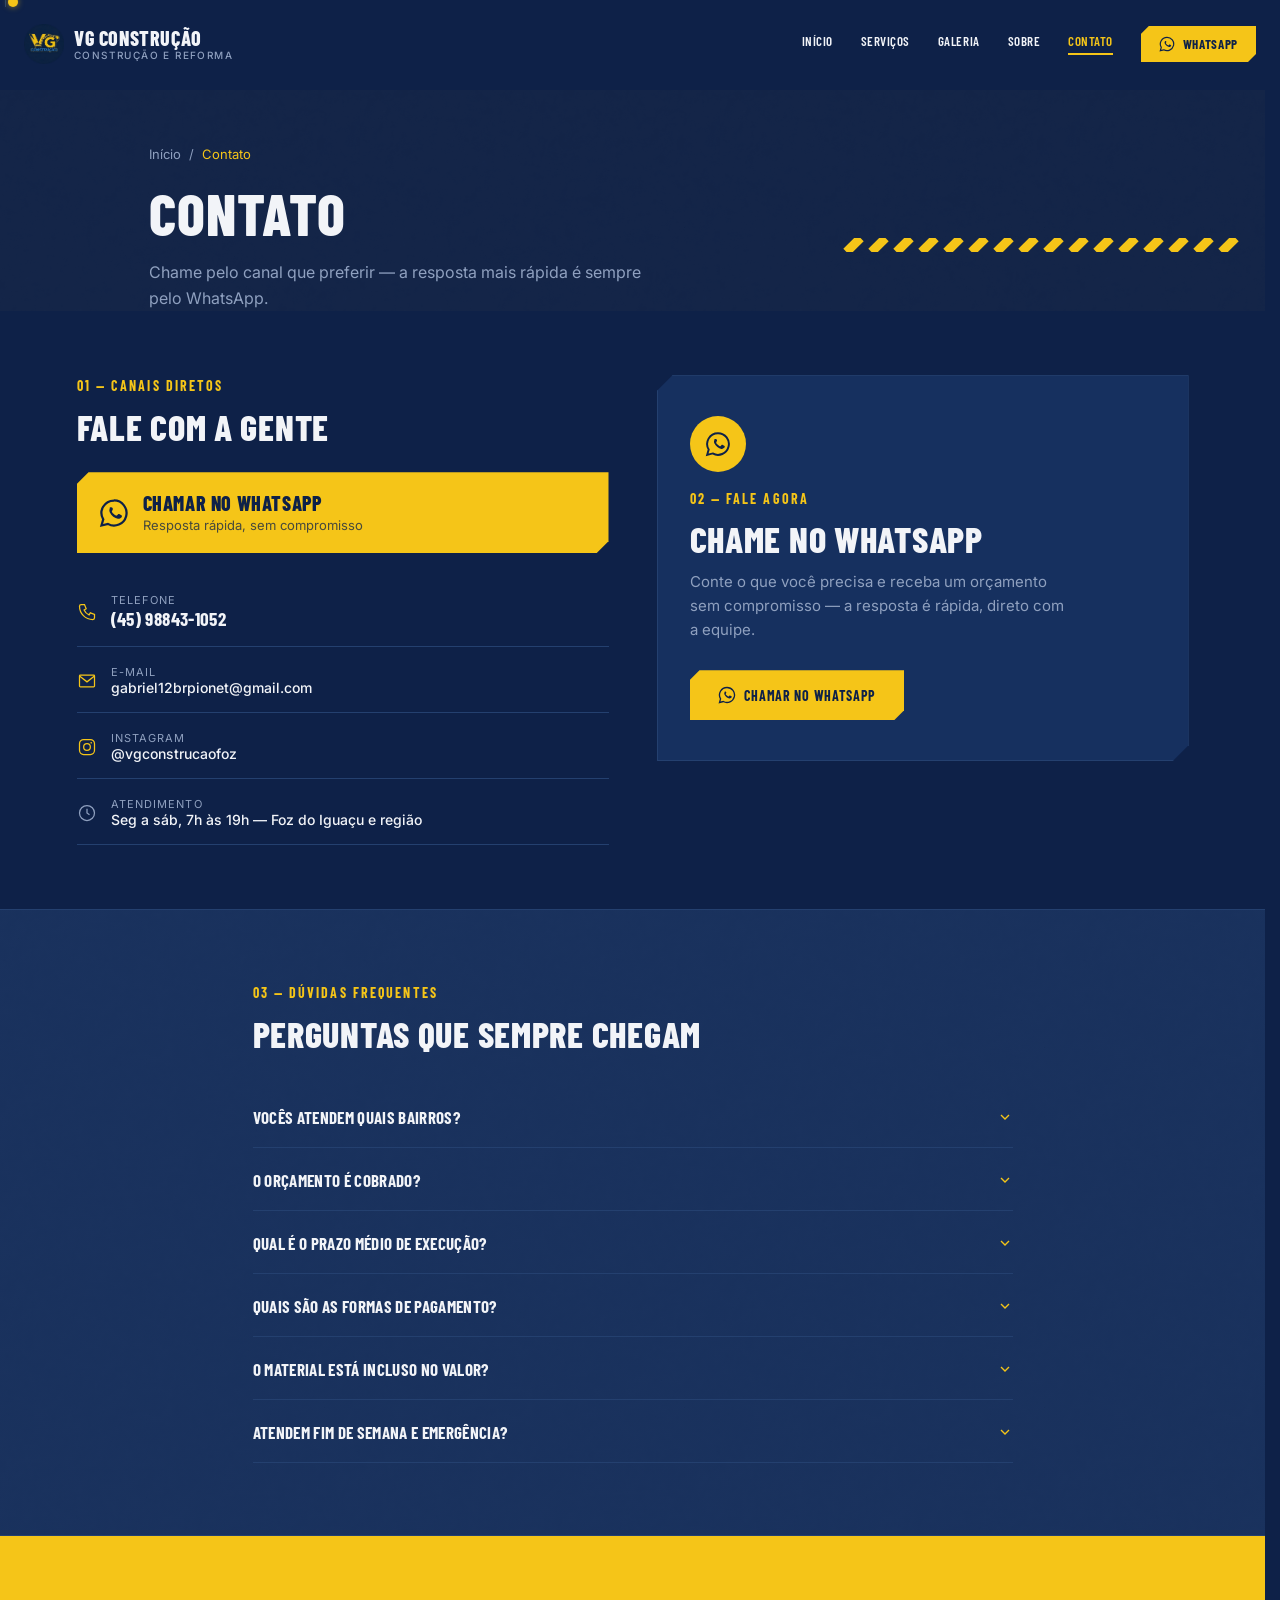
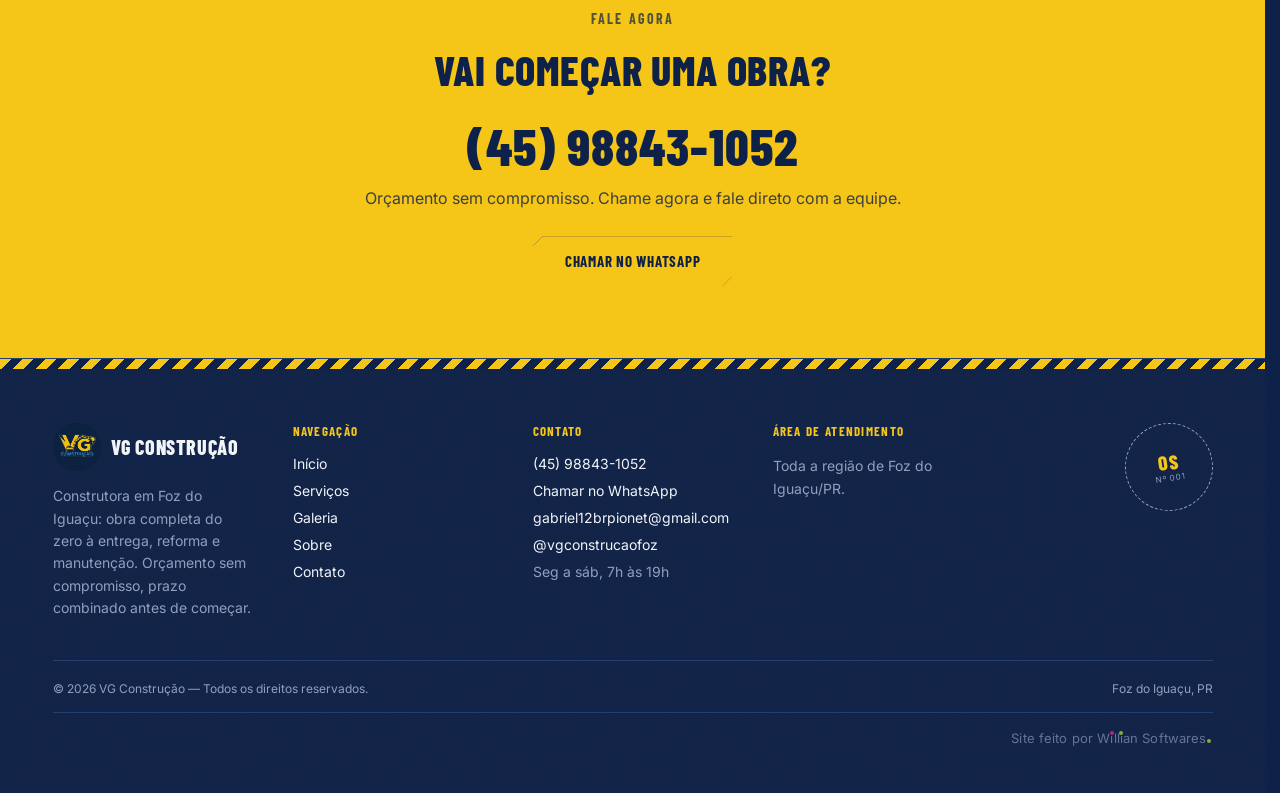
<file: contato.html>
<!DOCTYPE html>
<html lang="pt-BR">
<head>
<meta charset="utf-8" />
<meta name="viewport" content="width=device-width, initial-scale=1" />
<title>Contato — VG Construção Foz do Iguaçu | WhatsApp (45) 98843-1052</title>
<meta name="description" content="Fale com a VG Construção em Foz do Iguaçu: WhatsApp (45) 98843-1052, telefone, e-mail e Instagram. Peça o orçamento da sua obra sem compromisso." />
<meta property="og:title" content="Contato — VG Construção Foz do Iguaçu" />
<meta property="og:description" content="WhatsApp (45) 98843-1052. Construtora em Foz do Iguaçu/PR: obra, reforma e manutenção. Orçamento sem compromisso." />
<meta property="og:site_name" content="VG Construção" />
<meta property="og:type" content="website" />
<meta property="og:locale" content="pt_BR" />
<link rel="preconnect" href="https://fonts.googleapis.com" />
<link rel="preconnect" href="https://fonts.gstatic.com" crossorigin />
<link href="https://fonts.googleapis.com/css2?family=Barlow+Condensed:wght@600;700;800&family=Inter:wght@400;500;600;700&display=swap" rel="stylesheet" />
<link rel="icon" type="image/svg+xml" href="assets/img/favicon.svg" />
<link rel="stylesheet" href="css/styles.css" />
</head>
<body data-page="contato">

<div class="scroll-progress" aria-hidden="true">
  <div class="scroll-progress__tick" style="left:-6px"></div>
  <div class="scroll-progress__tick" style="left:5px"></div>
  <div class="scroll-progress__bubble" id="scrollBubble"></div>
</div>
<header class="site-header" id="siteHeader">
  <a class="brand" href="index.html">
    <img class="brand__logo" src="assets/img/logo-vg.png" alt="VG Construção" width="381" height="380" />
    <span class="brand__text">
      <span class="brand__name">VG Construção</span>
      <span class="brand__tag">Construção e Reforma</span>
    </span>
  </a>
  <nav class="nav-desktop" aria-label="Navegação principal">
    <a class="nav-link" href="index.html">Início</a>
    <a class="nav-link" href="servicos.html">Serviços</a>
    <a class="nav-link" href="galeria.html">Galeria</a>
    <a class="nav-link" href="sobre.html">Sobre</a>
    <a class="nav-link is-active" href="contato.html">Contato</a>
    <a class="btn btn-primary btn-sm" data-wa="geral" target="_blank" rel="noopener" href="#" aria-label="Falar no WhatsApp">
      <svg width="16" height="16" viewBox="0 0 24 24" fill="none" aria-hidden="true"><path d="M12 2a10 10 0 0 0-8.6 15.1L2 22l5.1-1.3A10 10 0 1 0 12 2z" stroke="currentColor" stroke-width="1.8" /><path d="M8.3 8.3c.3-.9 1-1 1.5-.9.5.1 1 .3 1.2 1 .3.6-.2 1.4-.5 1.9-.3.5-.3.7 0 1.1.6.9 1.9 2.1 3.1 2.6.4.2.6.1.9-.2l.6-.7c.4-.4 1-.5 1.4-.2l1.5.9c.4.3.5.9.2 1.3-.6.9-1.9 1.6-3.1 1.4-2.4-.4-5.2-2.4-6.5-5.2-.5-1.1-.4-2.3.3-3.4z" fill="currentColor" /></svg>
      WhatsApp
    </a>
  </nav>
  <button class="hamburger" id="hamburgerBtn" aria-label="Abrir menu" aria-expanded="false" aria-controls="mobileMenu">
    <span></span><span></span><span></span>
  </button>
</header>

<div id="mobileMenu" class="mobile-menu" role="dialog" aria-modal="true" aria-label="Menu de navegação" aria-hidden="true">
  <div class="mobile-menu__top">
    <span class="mobile-menu__brand">
      <img class="brand__logo" src="assets/img/logo-vg.png" alt="VG Construção" width="381" height="380" />
      <span class="brand__name">VG Construção</span>
    </span>
    <button type="button" class="mobile-menu__close" aria-label="Fechar menu">×</button>
  </div>
  <nav class="mobile-menu__nav" aria-label="Navegação mobile">
    <a class="nav-link" href="index.html">Início</a>
    <a class="nav-link" href="servicos.html">Serviços</a>
    <a class="nav-link" href="galeria.html">Galeria</a>
    <a class="nav-link" href="sobre.html">Sobre</a>
    <a class="nav-link is-active" href="contato.html">Contato</a>
  </nav>
  <div class="mobile-menu__footer">
    <a href="tel:+5545988431052" class="mobile-menu__phone">(45) 98843-1052</a>
    <a class="mobile-menu__wa" data-wa="geral" target="_blank" rel="noopener" href="#">Falar no WhatsApp</a>
  </div>
</div>

<div class="header-spacer"></div>

<section class="hero hero--inner">
  <div class="noise-overlay" aria-hidden="true"></div>
  <div class="container">
    <div class="breadcrumb">
      <a href="index.html">Início</a>
      <span>/</span>
      <span class="current">Contato</span>
    </div>
    <h1 class="h1">Contato</h1>
    <p class="lede">Chame pelo canal que preferir — a resposta mais rápida é sempre pelo WhatsApp.</p>
  </div>
  <div class="hero-stripes-wrap">
    <svg class="hero-stripes" width="100%" height="14" viewBox="0 0 400 14" preserveAspectRatio="none">
      <line x1="5.5" y1="14" x2="19.5" y2="0" stroke-width="9" vector-effect="non-scaling-stroke" stroke-dasharray="20" stroke-dashoffset="20" />
      <line x1="30.5" y1="14" x2="44.5" y2="0" stroke-width="9" vector-effect="non-scaling-stroke" stroke-dasharray="20" stroke-dashoffset="20" />
      <line x1="55.5" y1="14" x2="69.5" y2="0" stroke-width="9" vector-effect="non-scaling-stroke" stroke-dasharray="20" stroke-dashoffset="20" />
      <line x1="80.5" y1="14" x2="94.5" y2="0" stroke-width="9" vector-effect="non-scaling-stroke" stroke-dasharray="20" stroke-dashoffset="20" />
      <line x1="105.5" y1="14" x2="119.5" y2="0" stroke-width="9" vector-effect="non-scaling-stroke" stroke-dasharray="20" stroke-dashoffset="20" />
      <line x1="130.5" y1="14" x2="144.5" y2="0" stroke-width="9" vector-effect="non-scaling-stroke" stroke-dasharray="20" stroke-dashoffset="20" />
      <line x1="155.5" y1="14" x2="169.5" y2="0" stroke-width="9" vector-effect="non-scaling-stroke" stroke-dasharray="20" stroke-dashoffset="20" />
      <line x1="180.5" y1="14" x2="194.5" y2="0" stroke-width="9" vector-effect="non-scaling-stroke" stroke-dasharray="20" stroke-dashoffset="20" />
      <line x1="205.5" y1="14" x2="219.5" y2="0" stroke-width="9" vector-effect="non-scaling-stroke" stroke-dasharray="20" stroke-dashoffset="20" />
      <line x1="230.5" y1="14" x2="244.5" y2="0" stroke-width="9" vector-effect="non-scaling-stroke" stroke-dasharray="20" stroke-dashoffset="20" />
      <line x1="255.5" y1="14" x2="269.5" y2="0" stroke-width="9" vector-effect="non-scaling-stroke" stroke-dasharray="20" stroke-dashoffset="20" />
      <line x1="280.5" y1="14" x2="294.5" y2="0" stroke-width="9" vector-effect="non-scaling-stroke" stroke-dasharray="20" stroke-dashoffset="20" />
      <line x1="305.5" y1="14" x2="319.5" y2="0" stroke-width="9" vector-effect="non-scaling-stroke" stroke-dasharray="20" stroke-dashoffset="20" />
      <line x1="330.5" y1="14" x2="344.5" y2="0" stroke-width="9" vector-effect="non-scaling-stroke" stroke-dasharray="20" stroke-dashoffset="20" />
      <line x1="355.5" y1="14" x2="369.5" y2="0" stroke-width="9" vector-effect="non-scaling-stroke" stroke-dasharray="20" stroke-dashoffset="20" />
      <line x1="380.5" y1="14" x2="394.5" y2="0" stroke-width="9" vector-effect="non-scaling-stroke" stroke-dasharray="20" stroke-dashoffset="20" />
    </svg>
  </div>
</section>

<div class="contact-grid">
  <div>
    <span class="eyebrow">01 — Canais diretos</span>
    <h2 class="h2">Fale com a gente</h2>

    <a data-wa="geral" target="_blank" rel="noopener" href="#" class="contact-wa">
      <svg width="30" height="30" viewBox="0 0 24 24" fill="none" aria-hidden="true"><path d="M12 2a10 10 0 0 0-8.6 15.1L2 22l5.1-1.3A10 10 0 1 0 12 2z" stroke="currentColor" stroke-width="1.8" /><path d="M8.3 8.3c.3-.9 1-1 1.5-.9.5.1 1 .3 1.2 1 .3.6-.2 1.4-.5 1.9-.3.5-.3.7 0 1.1.6.9 1.9 2.1 3.1 2.6.4.2.6.1.9-.2l.6-.7c.4-.4 1-.5 1.4-.2l1.5.9c.4.3.5.9.2 1.3-.6.9-1.9 1.6-3.1 1.4-2.4-.4-5.2-2.4-6.5-5.2-.5-1.1-.4-2.3.3-3.4z" fill="currentColor" /></svg>
      <span>
        <strong>Chamar no WhatsApp</strong>
        <small>Resposta rápida, sem compromisso</small>
      </span>
    </a>

    <div class="contact-list">
      <a href="tel:+5545988431052" class="contact-list__item">
        <svg width="20" height="20" viewBox="0 0 24 24" fill="none" stroke-width="1.5" aria-hidden="true"><path d="M5 3h4l2 5-2.5 1.5a12 12 0 0 0 6 6L16 13l5 2v4a2 2 0 0 1-2 2A16 16 0 0 1 3 5a2 2 0 0 1 2-2z" /></svg>
        <span>
          <span class="contact-list__label">Telefone</span>
          <span class="contact-list__value">(45) 98843-1052</span>
        </span>
      </a>
      <a href="mailto:gabriel12brpionet@gmail.com" class="contact-list__item">
        <svg width="20" height="20" viewBox="0 0 24 24" fill="none" stroke-width="1.5" aria-hidden="true"><rect x="3" y="5" width="18" height="14" rx="1" /><path d="M3 6l9 7 9-7" /></svg>
        <span>
          <span class="contact-list__label">E-mail</span>
          <span class="contact-list__value--body">gabriel12brpionet@gmail.com</span>
        </span>
      </a>
      <a href="https://instagram.com/vgconstrucaofoz" target="_blank" rel="noopener" class="contact-list__item">
        <svg width="20" height="20" viewBox="0 0 24 24" fill="none" stroke-width="1.5" aria-hidden="true"><rect x="3" y="3" width="18" height="18" rx="5" /><circle cx="12" cy="12" r="4" /><circle cx="17" cy="7" r="1" fill="currentColor" stroke="none" /></svg>
        <span>
          <span class="contact-list__label">Instagram</span>
          <span class="contact-list__value--body">@vgconstrucaofoz</span>
        </span>
      </a>
      <div class="contact-list__item">
        <svg width="20" height="20" viewBox="0 0 24 24" fill="none" stroke-width="1.5" aria-hidden="true"><circle cx="12" cy="12" r="9" /><path d="M12 7v5l3 2" /></svg>
        <span>
          <span class="contact-list__label">Atendimento</span>
          <span class="contact-list__value--body">Seg a sáb, 7h às 19h — Foz do Iguaçu e região</span>
        </span>
      </div>
    </div>
  </div>

  <div class="contact-highlight">
    <span class="contact-highlight__icon" aria-hidden="true">
      <svg width="26" height="26" viewBox="0 0 24 24" fill="none" aria-hidden="true"><path d="M12 2a10 10 0 0 0-8.6 15.1L2 22l5.1-1.3A10 10 0 1 0 12 2z" stroke="currentColor" stroke-width="1.8" /><path d="M8.3 8.3c.3-.9 1-1 1.5-.9.5.1 1 .3 1.2 1 .3.6-.2 1.4-.5 1.9-.3.5-.3.7 0 1.1.6.9 1.9 2.1 3.1 2.6.4.2.6.1.9-.2l.6-.7c.4-.4 1-.5 1.4-.2l1.5.9c.4.3.5.9.2 1.3-.6.9-1.9 1.6-3.1 1.4-2.4-.4-5.2-2.4-6.5-5.2-.5-1.1-.4-2.3.3-3.4z" fill="currentColor" /></svg>
    </span>
    <span class="eyebrow">02 — Fale agora</span>
    <h2 class="h2">Chame no WhatsApp</h2>
    <p>Conte o que você precisa e receba um orçamento sem compromisso — a resposta é rápida, direto com a equipe.</p>
    <a data-wa="geral" target="_blank" rel="noopener" href="#" class="btn btn-primary btn-hero">
      <svg width="18" height="18" viewBox="0 0 24 24" fill="none" aria-hidden="true"><path d="M12 2a10 10 0 0 0-8.6 15.1L2 22l5.1-1.3A10 10 0 1 0 12 2z" stroke="currentColor" stroke-width="1.8" /><path d="M8.3 8.3c.3-.9 1-1 1.5-.9.5.1 1 .3 1.2 1 .3.6-.2 1.4-.5 1.9-.3.5-.3.7 0 1.1.6.9 1.9 2.1 3.1 2.6.4.2.6.1.9-.2l.6-.7c.4-.4 1-.5 1.4-.2l1.5.9c.4.3.5.9.2 1.3-.6.9-1.9 1.6-3.1 1.4-2.4-.4-5.2-2.4-6.5-5.2-.5-1.1-.4-2.3.3-3.4z" fill="currentColor" /></svg>
      Chamar no WhatsApp
    </a>
  </div>
</div>

<section class="section--alt" style="padding:72px 24px;">
  <div class="container" style="max-width:760px;">
    <span class="eyebrow">03 — Dúvidas frequentes</span>
    <h2 class="h2">Perguntas que sempre chegam</h2>
    <div class="faq-list">
      <div class="faq-item">
        <button type="button" class="faq-item__q" aria-expanded="false">
          <span>Vocês atendem quais bairros?</span>
          <span class="faq-item__icon" aria-hidden="true"><svg width="16" height="16" viewBox="0 0 24 24" fill="none" stroke-width="2"><polyline points="6 9 12 15 18 9" /></svg></span>
        </button>
        <div class="faq-item__panel">
          <div class="faq-item__panel-inner">
            <p>Atendemos toda Foz do Iguaçu — Centro, Jardim América, Vila Yolanda, Três Lagoas, Porto Meira, Cidade Nova e demais bairros — além de cidades vizinhas como Santa Terezinha de Itaipu e Medianeira.</p>
          </div>
        </div>
      </div>
      <div class="faq-item">
        <button type="button" class="faq-item__q" aria-expanded="false">
          <span>O orçamento é cobrado?</span>
          <span class="faq-item__icon" aria-hidden="true"><svg width="16" height="16" viewBox="0 0 24 24" fill="none" stroke-width="2"><polyline points="6 9 12 15 18 9" /></svg></span>
        </button>
        <div class="faq-item__panel">
          <div class="faq-item__panel-inner">
            <p>Não. A visita e o orçamento são gratuitos e sem compromisso. Você só paga se aprovar o serviço.</p>
          </div>
        </div>
      </div>
      <div class="faq-item">
        <button type="button" class="faq-item__q" aria-expanded="false">
          <span>Qual é o prazo médio de execução?</span>
          <span class="faq-item__icon" aria-hidden="true"><svg width="16" height="16" viewBox="0 0 24 24" fill="none" stroke-width="2"><polyline points="6 9 12 15 18 9" /></svg></span>
        </button>
        <div class="faq-item__panel">
          <div class="faq-item__panel-inner">
            <p>Depende do porte: um reparo ou instalação costuma sair no mesmo dia; pintura e revestimento variam de dois a cinco dias; obra do zero e ampliação são divididas em etapas com cronograma. O prazo é combinado antes de começar e cumprido.</p>
          </div>
        </div>
      </div>
      <div class="faq-item">
        <button type="button" class="faq-item__q" aria-expanded="false">
          <span>Quais são as formas de pagamento?</span>
          <span class="faq-item__icon" aria-hidden="true"><svg width="16" height="16" viewBox="0 0 24 24" fill="none" stroke-width="2"><polyline points="6 9 12 15 18 9" /></svg></span>
        </button>
        <div class="faq-item__panel">
          <div class="faq-item__panel-inner">
            <p>Aceitamos Pix, dinheiro e cartão. Em obras maiores o pagamento é dividido por etapas concluídas, combinadas junto com o orçamento.</p>
          </div>
        </div>
      </div>
      <div class="faq-item">
        <button type="button" class="faq-item__q" aria-expanded="false">
          <span>O material está incluso no valor?</span>
          <span class="faq-item__icon" aria-hidden="true"><svg width="16" height="16" viewBox="0 0 24 24" fill="none" stroke-width="2"><polyline points="6 9 12 15 18 9" /></svg></span>
        </button>
        <div class="faq-item__panel">
          <div class="faq-item__panel-inner">
            <p>Você escolhe: podemos orçar só a mão de obra ou incluir o material. Quando incluímos, a lista e os valores vão discriminados no orçamento, sem sobretaxa escondida.</p>
          </div>
        </div>
      </div>
      <div class="faq-item">
        <button type="button" class="faq-item__q" aria-expanded="false">
          <span>Atendem fim de semana e emergência?</span>
          <span class="faq-item__icon" aria-hidden="true"><svg width="16" height="16" viewBox="0 0 24 24" fill="none" stroke-width="2"><polyline points="6 9 12 15 18 9" /></svg></span>
        </button>
        <div class="faq-item__panel">
          <div class="faq-item__panel-inner">
            <p>Sim. Atendemos de segunda a sábado, das 7h às 19h, e emergências como vazamento ou infiltração podem ser atendidas fora desse horário — chame no WhatsApp e a gente verifica a disponibilidade.</p>
          </div>
        </div>
      </div>
    </div>
  </div>
</section>

<section class="cta-banner">
  <div class="container">
    <span class="cta-banner__eyebrow">Fale agora</span>
    <h2 class="cta-banner__title">Vai começar uma obra?</h2>
    <a href="tel:+5545988431052" class="cta-banner__phone">(45) 98843-1052</a>
    <p class="cta-banner__sub">Orçamento sem compromisso. Chame agora e fale direto com a equipe.</p>
    <a data-wa="geral" target="_blank" rel="noopener" href="#" class="btn-cta">
      <span class="btn-cta__fill" aria-hidden="true"></span>
      <span class="btn-cta__roller" aria-hidden="true">
        <svg width="20" height="20" viewBox="0 0 24 24" aria-hidden="true"><rect x="1" y="7" width="13" height="8" rx="1.5" fill="currentColor" /><rect x="14" y="9" width="4" height="4" fill="currentColor" /><line x1="18" y1="11" x2="23" y2="11" stroke="currentColor" stroke-width="2" /></svg>
      </span>
      <span class="btn-cta__label">
        <span class="btn-cta__text-light">Chamar no WhatsApp</span>
        <span class="btn-cta__text-dark" aria-hidden="true">Chamar no WhatsApp</span>
      </span>
    </a>
  </div>
</section>
<footer class="site-footer">
  <div class="site-footer__stripe" aria-hidden="true"></div>
  <div class="site-footer__grid">
    <div>
      <div class="brand">
        <img class="brand__logo" src="assets/img/logo-vg.png" alt="VG Construção" width="381" height="380" />
        <span class="brand__name">VG Construção</span>
      </div>
      <p style="font-family:var(--font-body);font-size:14px;line-height:1.6;color:var(--muted);margin:14px 0 0;max-width:260px;">Construtora em Foz do Iguaçu: obra completa do zero à entrega, reforma e manutenção. Orçamento sem compromisso, prazo combinado antes de começar.</p>
    </div>
    <div>
      <h3>Navegação</h3>
      <nav class="site-footer__nav" aria-label="Navegação do rodapé">
        <a href="index.html">Início</a>
        <a href="servicos.html">Serviços</a>
        <a href="galeria.html">Galeria</a>
        <a href="sobre.html">Sobre</a>
        <a href="contato.html">Contato</a>
      </nav>
    </div>
    <div>
      <h3>Contato</h3>
      <div class="site-footer__contact">
        <a href="tel:+5545988431052">(45) 98843-1052</a>
        <a data-wa="geral" target="_blank" rel="noopener" href="#">Chamar no WhatsApp</a>
        <a href="mailto:gabriel12brpionet@gmail.com">gabriel12brpionet@gmail.com</a>
        <a href="https://instagram.com/vgconstrucaofoz" target="_blank" rel="noopener">@vgconstrucaofoz</a>
        <span>Seg a sáb, 7h às 19h</span>
      </div>
    </div>
    <div>
      <h3>Área de atendimento</h3>
      <p class="site-footer__area">Toda a região de Foz do Iguaçu/PR.</p>
    </div>
    <div class="site-footer__badge-wrap">
      <div class="site-footer__badge" aria-hidden="true">
        <div class="site-footer__badge-text">
          <b>OS</b>
          <small>Nº 001</small>
        </div>
      </div>
    </div>
  </div>
  <div class="site-footer__bottom">
    <span>© <span id="footerYear"></span> VG Construção — Todos os direitos reservados.</span>
    <span>Foz do Iguaçu, PR</span>
  </div>
  <div class="site-footer__sign">
    <a class="signature" href="https://meu-portfoliowilldev.vercel.app" target="_blank" rel="noopener"
       title="Site desenvolvido por Willian Softwares" aria-label="Site feito por Willian Softwares">
      <span class="signature__text" aria-hidden="true">Site feito por W<span class="signature__i signature__i--pink">ı</span>ll<span class="signature__i signature__i--lime">ı</span>an Softwares<span class="signature__stop"></span></span>
    </a>
  </div>
</footer>

<script src="js/main.js"></script>
<script src="js/interactions.js"></script>
</body>
</html>
</file>
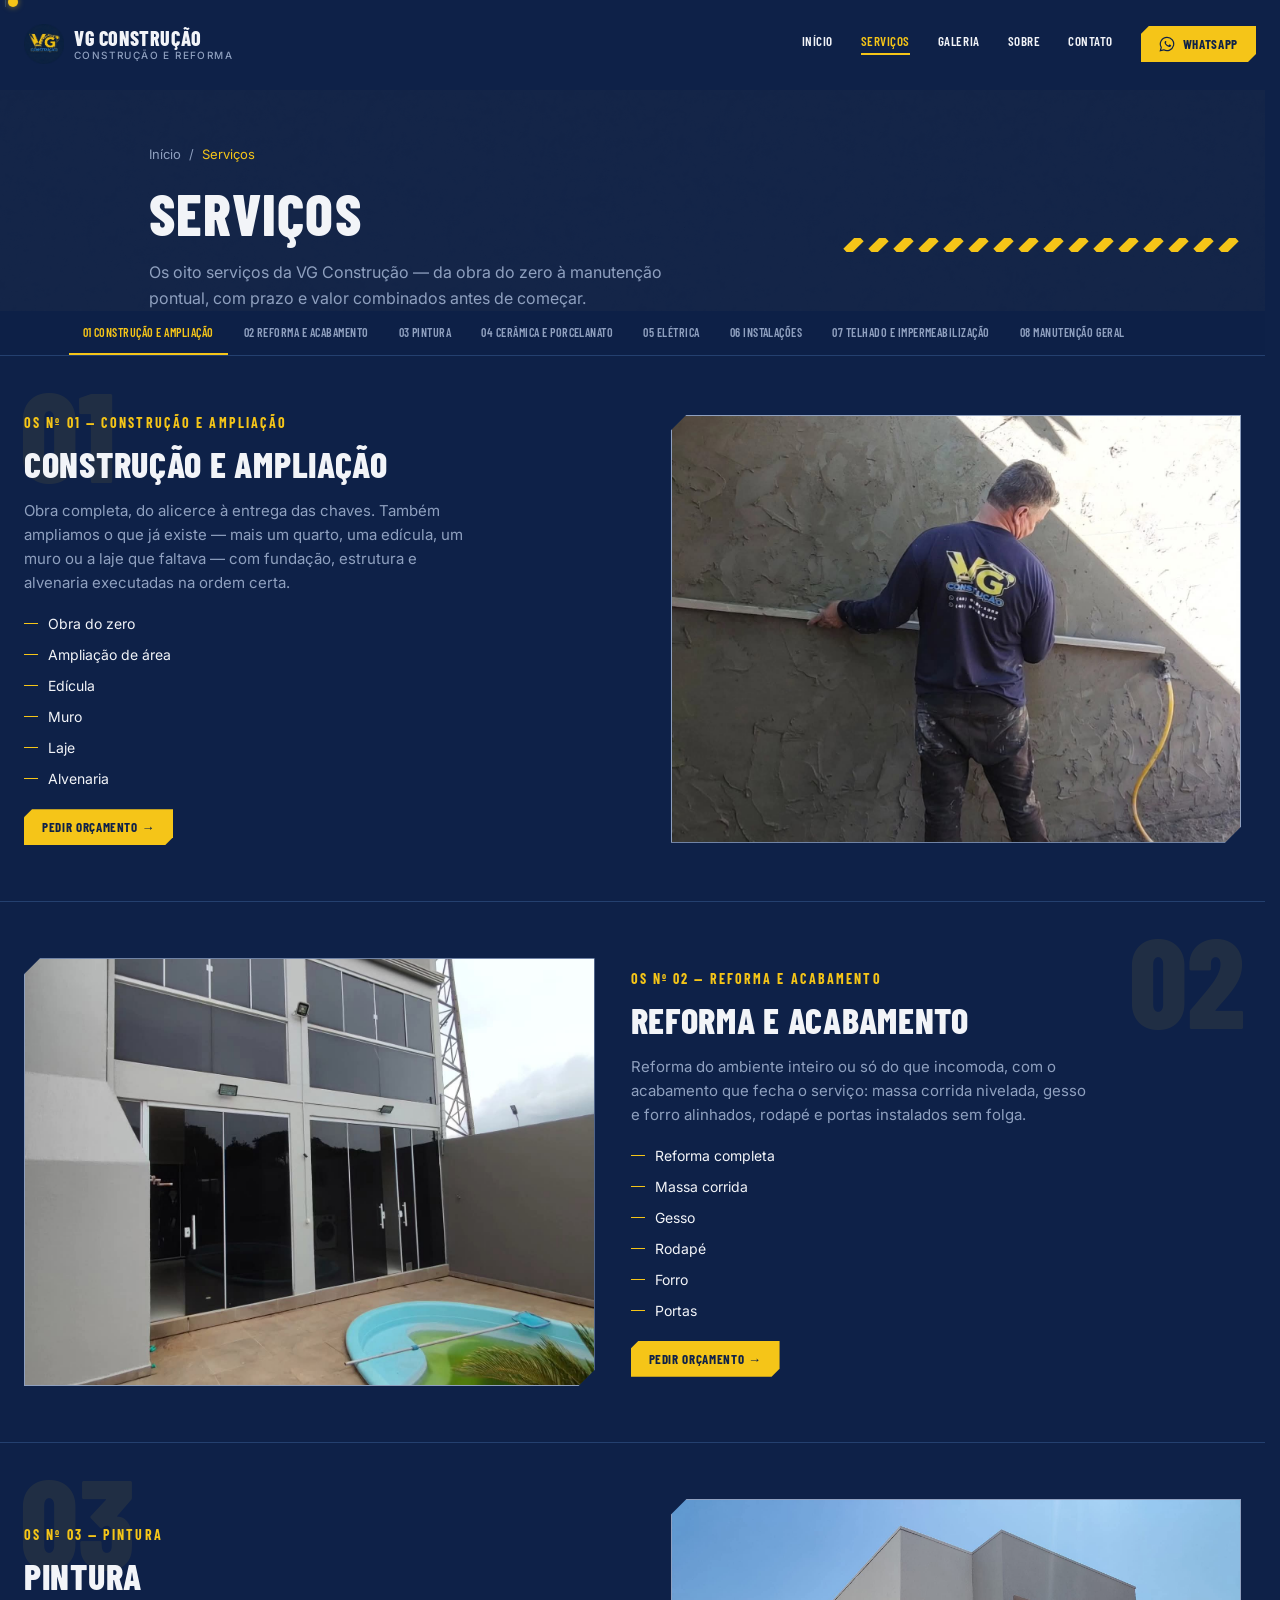
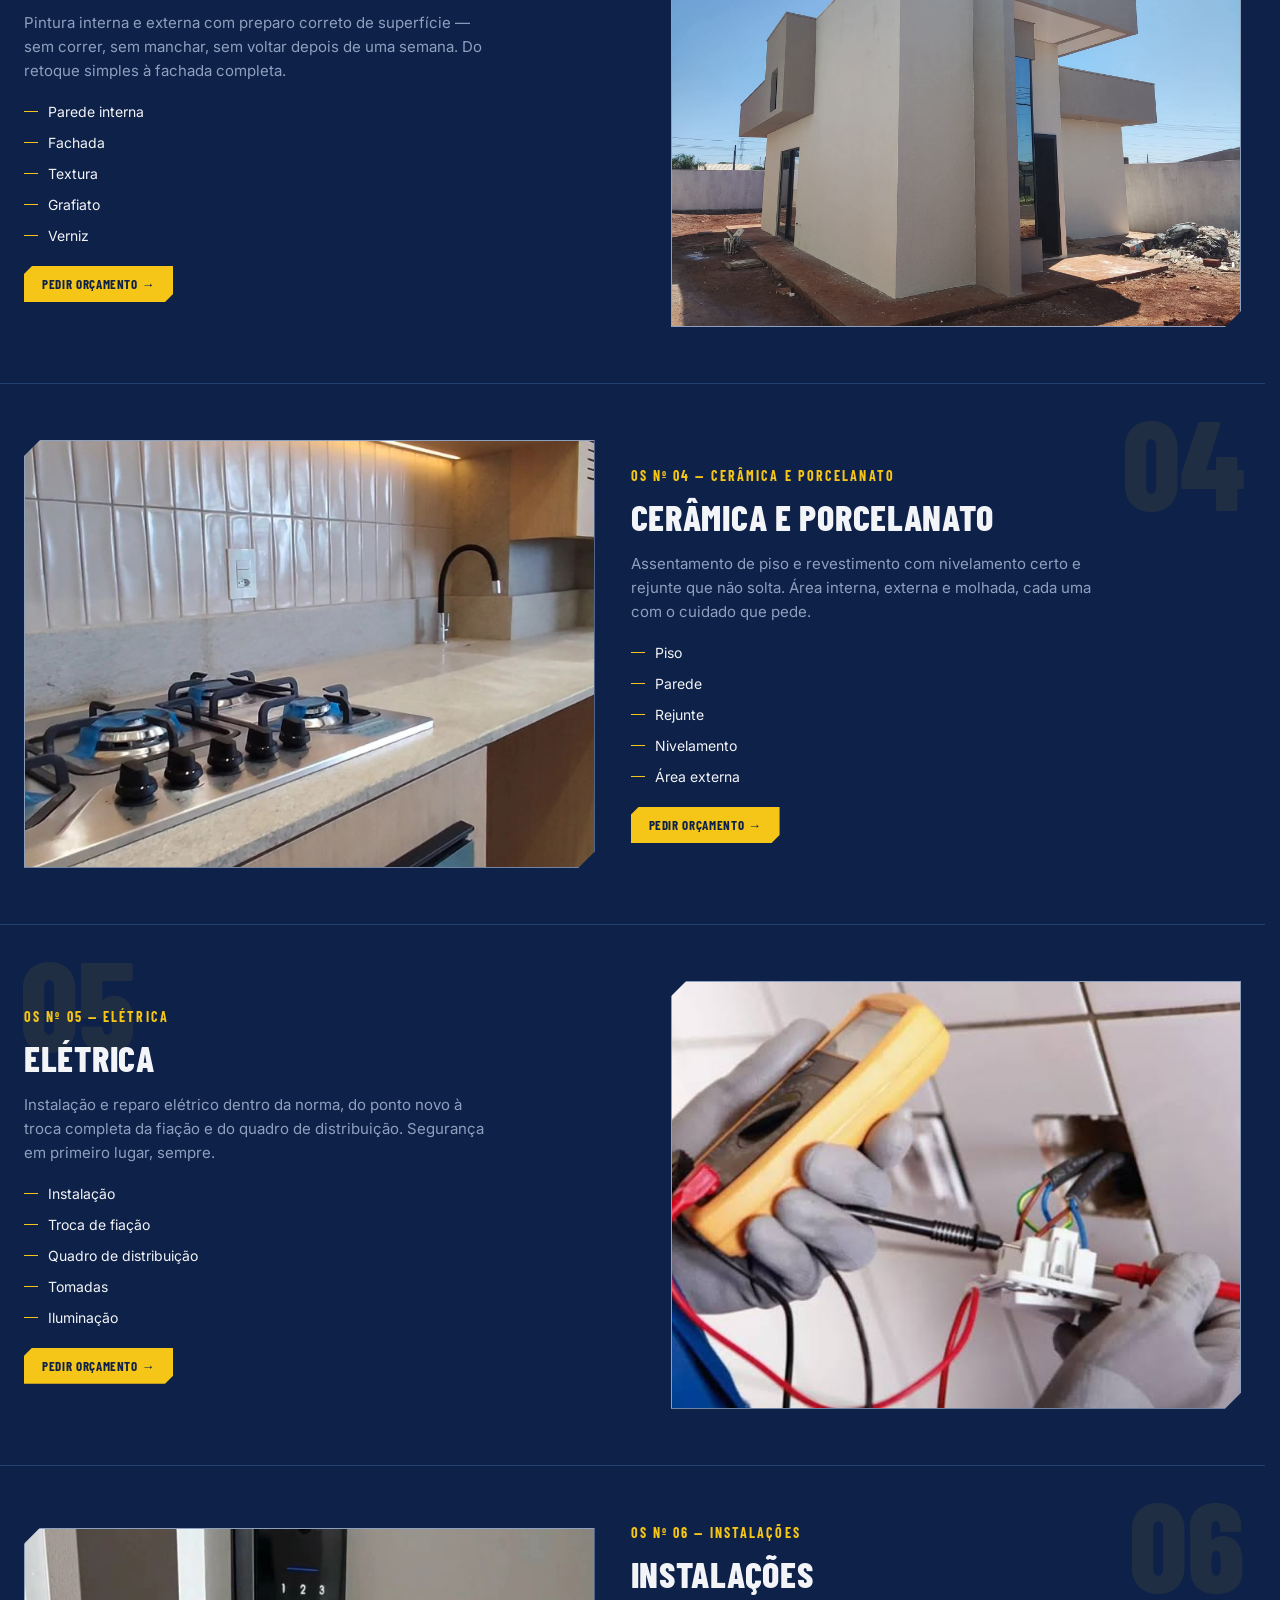
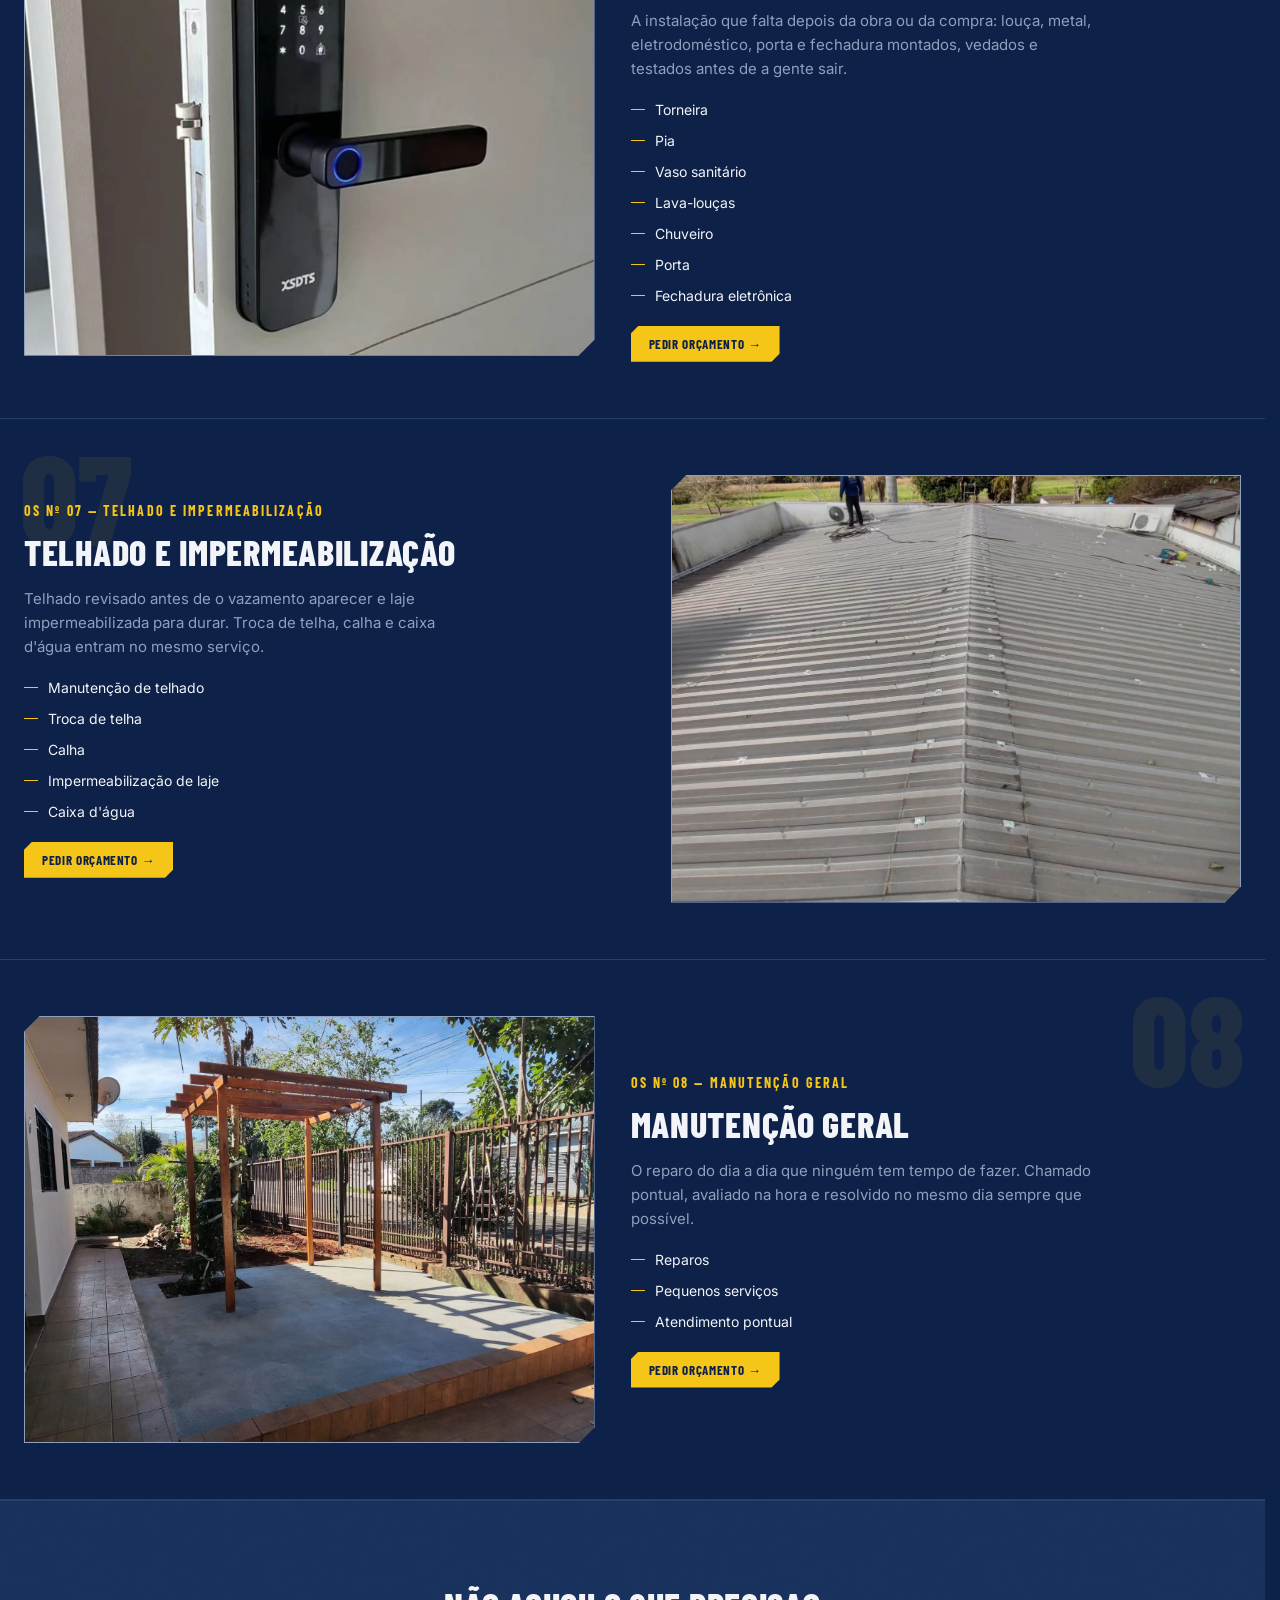
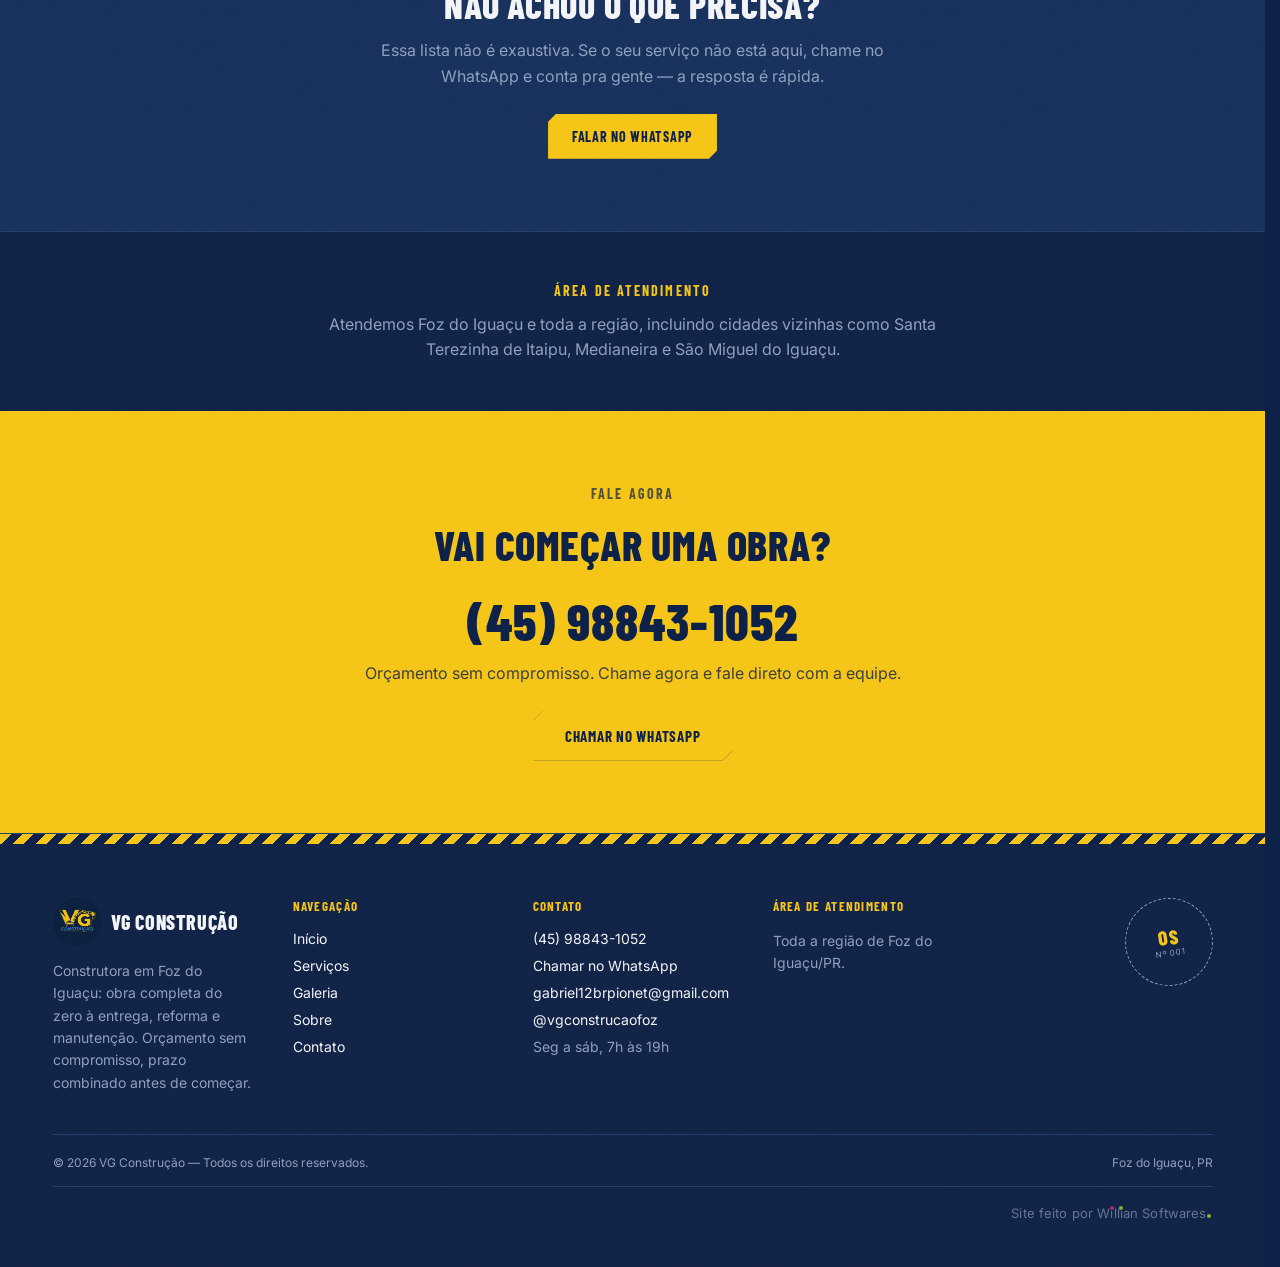
<file: servicos.html>
<!DOCTYPE html>
<html lang="pt-BR" class="has-sub-nav">
<head>
<meta charset="utf-8" />
<meta name="viewport" content="width=device-width, initial-scale=1" />
<title>Serviços — Construção, Reforma, Pintura e Manutenção | VG Construção Foz do Iguaçu</title>
<meta name="description" content="Construção e ampliação, reforma e acabamento, pintura, cerâmica e porcelanato, elétrica, instalações, telhado e impermeabilização e manutenção geral em Foz do Iguaçu. Orçamento sem compromisso pelo WhatsApp." />
<meta property="og:title" content="Serviços — VG Construção Foz do Iguaçu" />
<meta property="og:description" content="Os oito serviços da VG Construção em Foz do Iguaçu/PR: obra do zero, ampliação, reforma, pintura, elétrica, telhado e manutenção." />
<meta property="og:site_name" content="VG Construção" />
<meta property="og:type" content="website" />
<meta property="og:locale" content="pt_BR" />
<link rel="preconnect" href="https://fonts.googleapis.com" />
<link rel="preconnect" href="https://fonts.gstatic.com" crossorigin />
<link href="https://fonts.googleapis.com/css2?family=Barlow+Condensed:wght@600;700;800&family=Inter:wght@400;500;600;700&display=swap" rel="stylesheet" />
<link rel="icon" type="image/svg+xml" href="assets/img/favicon.svg" />
<link rel="stylesheet" href="css/styles.css" />
</head>
<body data-page="servicos">

<div class="scroll-progress" aria-hidden="true">
  <div class="scroll-progress__tick" style="left:-6px"></div>
  <div class="scroll-progress__tick" style="left:5px"></div>
  <div class="scroll-progress__bubble" id="scrollBubble"></div>
</div>
<header class="site-header" id="siteHeader">
  <a class="brand" href="index.html">
    <img class="brand__logo" src="assets/img/logo-vg.png" alt="VG Construção" width="381" height="380" />
    <span class="brand__text">
      <span class="brand__name">VG Construção</span>
      <span class="brand__tag">Construção e Reforma</span>
    </span>
  </a>
  <nav class="nav-desktop" aria-label="Navegação principal">
    <a class="nav-link" href="index.html">Início</a>
    <a class="nav-link is-active" href="servicos.html">Serviços</a>
    <a class="nav-link" href="galeria.html">Galeria</a>
    <a class="nav-link" href="sobre.html">Sobre</a>
    <a class="nav-link" href="contato.html">Contato</a>
    <a class="btn btn-primary btn-sm" data-wa="geral" target="_blank" rel="noopener" href="#" aria-label="Falar no WhatsApp">
      <svg width="16" height="16" viewBox="0 0 24 24" fill="none" aria-hidden="true"><path d="M12 2a10 10 0 0 0-8.6 15.1L2 22l5.1-1.3A10 10 0 1 0 12 2z" stroke="currentColor" stroke-width="1.8" /><path d="M8.3 8.3c.3-.9 1-1 1.5-.9.5.1 1 .3 1.2 1 .3.6-.2 1.4-.5 1.9-.3.5-.3.7 0 1.1.6.9 1.9 2.1 3.1 2.6.4.2.6.1.9-.2l.6-.7c.4-.4 1-.5 1.4-.2l1.5.9c.4.3.5.9.2 1.3-.6.9-1.9 1.6-3.1 1.4-2.4-.4-5.2-2.4-6.5-5.2-.5-1.1-.4-2.3.3-3.4z" fill="currentColor" /></svg>
      WhatsApp
    </a>
  </nav>
  <button class="hamburger" id="hamburgerBtn" aria-label="Abrir menu" aria-expanded="false" aria-controls="mobileMenu">
    <span></span><span></span><span></span>
  </button>
</header>

<div id="mobileMenu" class="mobile-menu" role="dialog" aria-modal="true" aria-label="Menu de navegação" aria-hidden="true">
  <div class="mobile-menu__top">
    <span class="mobile-menu__brand">
      <img class="brand__logo" src="assets/img/logo-vg.png" alt="VG Construção" width="381" height="380" />
      <span class="brand__name">VG Construção</span>
    </span>
    <button type="button" class="mobile-menu__close" aria-label="Fechar menu">×</button>
  </div>
  <nav class="mobile-menu__nav" aria-label="Navegação mobile">
    <a class="nav-link" href="index.html">Início</a>
    <a class="nav-link is-active" href="servicos.html">Serviços</a>
    <a class="nav-link" href="galeria.html">Galeria</a>
    <a class="nav-link" href="sobre.html">Sobre</a>
    <a class="nav-link" href="contato.html">Contato</a>
  </nav>
  <div class="mobile-menu__footer">
    <a href="tel:+5545988431052" class="mobile-menu__phone">(45) 98843-1052</a>
    <a class="mobile-menu__wa" data-wa="geral" target="_blank" rel="noopener" href="#">Falar no WhatsApp</a>
  </div>
</div>

<div class="header-spacer"></div>

<section class="hero hero--inner">
  <div class="noise-overlay" aria-hidden="true"></div>
  <div class="container">
    <div class="breadcrumb">
      <a href="index.html">Início</a>
      <span>/</span>
      <span class="current">Serviços</span>
    </div>
    <h1 class="h1">Serviços</h1>
    <p class="lede">Os oito serviços da VG Construção — da obra do zero à manutenção pontual, com prazo e valor combinados antes de começar.</p>
  </div>
  <div class="hero-stripes-wrap">
    <svg class="hero-stripes" width="100%" height="14" viewBox="0 0 400 14" preserveAspectRatio="none">
      <line x1="5.5" y1="14" x2="19.5" y2="0" stroke-width="9" vector-effect="non-scaling-stroke" stroke-dasharray="20" stroke-dashoffset="20" />
      <line x1="30.5" y1="14" x2="44.5" y2="0" stroke-width="9" vector-effect="non-scaling-stroke" stroke-dasharray="20" stroke-dashoffset="20" />
      <line x1="55.5" y1="14" x2="69.5" y2="0" stroke-width="9" vector-effect="non-scaling-stroke" stroke-dasharray="20" stroke-dashoffset="20" />
      <line x1="80.5" y1="14" x2="94.5" y2="0" stroke-width="9" vector-effect="non-scaling-stroke" stroke-dasharray="20" stroke-dashoffset="20" />
      <line x1="105.5" y1="14" x2="119.5" y2="0" stroke-width="9" vector-effect="non-scaling-stroke" stroke-dasharray="20" stroke-dashoffset="20" />
      <line x1="130.5" y1="14" x2="144.5" y2="0" stroke-width="9" vector-effect="non-scaling-stroke" stroke-dasharray="20" stroke-dashoffset="20" />
      <line x1="155.5" y1="14" x2="169.5" y2="0" stroke-width="9" vector-effect="non-scaling-stroke" stroke-dasharray="20" stroke-dashoffset="20" />
      <line x1="180.5" y1="14" x2="194.5" y2="0" stroke-width="9" vector-effect="non-scaling-stroke" stroke-dasharray="20" stroke-dashoffset="20" />
      <line x1="205.5" y1="14" x2="219.5" y2="0" stroke-width="9" vector-effect="non-scaling-stroke" stroke-dasharray="20" stroke-dashoffset="20" />
      <line x1="230.5" y1="14" x2="244.5" y2="0" stroke-width="9" vector-effect="non-scaling-stroke" stroke-dasharray="20" stroke-dashoffset="20" />
      <line x1="255.5" y1="14" x2="269.5" y2="0" stroke-width="9" vector-effect="non-scaling-stroke" stroke-dasharray="20" stroke-dashoffset="20" />
      <line x1="280.5" y1="14" x2="294.5" y2="0" stroke-width="9" vector-effect="non-scaling-stroke" stroke-dasharray="20" stroke-dashoffset="20" />
      <line x1="305.5" y1="14" x2="319.5" y2="0" stroke-width="9" vector-effect="non-scaling-stroke" stroke-dasharray="20" stroke-dashoffset="20" />
      <line x1="330.5" y1="14" x2="344.5" y2="0" stroke-width="9" vector-effect="non-scaling-stroke" stroke-dasharray="20" stroke-dashoffset="20" />
      <line x1="355.5" y1="14" x2="369.5" y2="0" stroke-width="9" vector-effect="non-scaling-stroke" stroke-dasharray="20" stroke-dashoffset="20" />
      <line x1="380.5" y1="14" x2="394.5" y2="0" stroke-width="9" vector-effect="non-scaling-stroke" stroke-dasharray="20" stroke-dashoffset="20" />
    </svg>
  </div>
</section>

<nav class="subnav" aria-label="Navegação de serviços">
  <div class="subnav__inner">
    <a href="#construcao">01 Construção e ampliação</a>
    <a href="#reforma">02 Reforma e acabamento</a>
    <a href="#pintura">03 Pintura</a>
    <a href="#ceramica">04 Cerâmica e porcelanato</a>
    <a href="#eletrica">05 Elétrica</a>
    <a href="#instalacoes">06 Instalações</a>
    <a href="#telhado">07 Telhado e impermeabilização</a>
    <a href="#manutencao">08 Manutenção geral</a>
  </div>
</nav>

<section id="construcao" class="service-block reveal">
  <div class="service-block__num" aria-hidden="true">01</div>
  <div class="service-block__media">
    <div class="photo-frame service-block__frame">
      <div class="photo-fallback">
        <svg width="32" height="32" viewBox="0 0 24 24" fill="none" stroke-width="1.5" aria-hidden="true"><rect x="3" y="7" width="18" height="13" rx="2" /><path d="M8 7l1.5-3h5L16 7" /><circle cx="12" cy="13.5" r="3.5" /></svg>
        <span>Foto em breve</span>
      </div>
      <img src="assets/fotos/servico-construcao.jpg" alt="Trabalho de construção e ampliação executado pela VG Construção" loading="lazy" />
    </div>
  </div>
  <div class="service-block__text">
    <span class="eyebrow">OS Nº 01 — Construção e ampliação</span>
    <h2 class="h2">Construção e ampliação</h2>
    <p class="service-block__desc">Obra completa, do alicerce à entrega das chaves. Também ampliamos o que já existe — mais um quarto, uma edícula, um muro ou a laje que faltava — com fundação, estrutura e alvenaria executadas na ordem certa.</p>
    <ul class="service-block__items">
      <li>Obra do zero</li><li>Ampliação de área</li><li>Edícula</li><li>Muro</li><li>Laje</li><li>Alvenaria</li>
    </ul>
    <a data-wa="construcao" target="_blank" rel="noopener" href="#" aria-label="Pedir orçamento de construção e ampliação pelo WhatsApp" class="btn btn-primary btn-sm service-block__cta">Pedir orçamento →</a>
  </div>
</section>

<section id="reforma" class="service-block reveal">
  <div class="service-block__num" aria-hidden="true">02</div>
  <div class="service-block__media">
    <div class="photo-frame service-block__frame">
      <div class="photo-fallback">
        <svg width="32" height="32" viewBox="0 0 24 24" fill="none" stroke-width="1.5" aria-hidden="true"><rect x="3" y="7" width="18" height="13" rx="2" /><path d="M8 7l1.5-3h5L16 7" /><circle cx="12" cy="13.5" r="3.5" /></svg>
        <span>Foto em breve</span>
      </div>
      <img src="assets/fotos/servico-reforma.jpg" alt="Trabalho de reforma e acabamento executado pela VG Construção" loading="lazy" />
    </div>
  </div>
  <div class="service-block__text">
    <span class="eyebrow">OS Nº 02 — Reforma e acabamento</span>
    <h2 class="h2">Reforma e acabamento</h2>
    <p class="service-block__desc">Reforma do ambiente inteiro ou só do que incomoda, com o acabamento que fecha o serviço: massa corrida nivelada, gesso e forro alinhados, rodapé e portas instalados sem folga.</p>
    <ul class="service-block__items">
      <li>Reforma completa</li><li>Massa corrida</li><li>Gesso</li><li>Rodapé</li><li>Forro</li><li>Portas</li>
    </ul>
    <a data-wa="reforma" target="_blank" rel="noopener" href="#" aria-label="Pedir orçamento de reforma e acabamento pelo WhatsApp" class="btn btn-primary btn-sm service-block__cta">Pedir orçamento →</a>
  </div>
</section>

<section id="pintura" class="service-block reveal">
  <div class="service-block__num" aria-hidden="true">03</div>
  <div class="service-block__media">
    <div class="photo-frame service-block__frame">
      <div class="photo-fallback">
        <svg width="32" height="32" viewBox="0 0 24 24" fill="none" stroke-width="1.5" aria-hidden="true"><rect x="3" y="7" width="18" height="13" rx="2" /><path d="M8 7l1.5-3h5L16 7" /><circle cx="12" cy="13.5" r="3.5" /></svg>
        <span>Foto em breve</span>
      </div>
      <img src="assets/fotos/servico-pintura.jpg" alt="Trabalho de pintura executado pela VG Construção" loading="lazy" />
    </div>
  </div>
  <div class="service-block__text">
    <span class="eyebrow">OS Nº 03 — Pintura</span>
    <h2 class="h2">Pintura</h2>
    <p class="service-block__desc">Pintura interna e externa com preparo correto de superfície — sem correr, sem manchar, sem voltar depois de uma semana. Do retoque simples à fachada completa.</p>
    <ul class="service-block__items">
      <li>Parede interna</li><li>Fachada</li><li>Textura</li><li>Grafiato</li><li>Verniz</li>
    </ul>
    <a data-wa="pintura" target="_blank" rel="noopener" href="#" aria-label="Pedir orçamento de pintura pelo WhatsApp" class="btn btn-primary btn-sm service-block__cta">Pedir orçamento →</a>
  </div>
</section>

<section id="ceramica" class="service-block reveal">
  <div class="service-block__num" aria-hidden="true">04</div>
  <div class="service-block__media">
    <div class="photo-frame service-block__frame">
      <div class="photo-fallback">
        <svg width="32" height="32" viewBox="0 0 24 24" fill="none" stroke-width="1.5" aria-hidden="true"><rect x="3" y="7" width="18" height="13" rx="2" /><path d="M8 7l1.5-3h5L16 7" /><circle cx="12" cy="13.5" r="3.5" /></svg>
        <span>Foto em breve</span>
      </div>
      <img src="assets/fotos/servico-ceramica.jpg" alt="Trabalho de cerâmica e porcelanato executado pela VG Construção" loading="lazy" />
    </div>
  </div>
  <div class="service-block__text">
    <span class="eyebrow">OS Nº 04 — Cerâmica e porcelanato</span>
    <h2 class="h2">Cerâmica e porcelanato</h2>
    <p class="service-block__desc">Assentamento de piso e revestimento com nivelamento certo e rejunte que não solta. Área interna, externa e molhada, cada uma com o cuidado que pede.</p>
    <ul class="service-block__items">
      <li>Piso</li><li>Parede</li><li>Rejunte</li><li>Nivelamento</li><li>Área externa</li>
    </ul>
    <a data-wa="ceramica" target="_blank" rel="noopener" href="#" aria-label="Pedir orçamento de cerâmica e porcelanato pelo WhatsApp" class="btn btn-primary btn-sm service-block__cta">Pedir orçamento →</a>
  </div>
</section>

<section id="eletrica" class="service-block reveal">
  <div class="service-block__num" aria-hidden="true">05</div>
  <div class="service-block__media">
    <div class="photo-frame service-block__frame">
      <div class="photo-fallback">
        <svg width="32" height="32" viewBox="0 0 24 24" fill="none" stroke-width="1.5" aria-hidden="true"><rect x="3" y="7" width="18" height="13" rx="2" /><path d="M8 7l1.5-3h5L16 7" /><circle cx="12" cy="13.5" r="3.5" /></svg>
        <span>Foto em breve</span>
      </div>
      <img src="assets/fotos/servico-eletrica.jpg" alt="Trabalho de elétrica executado pela VG Construção" loading="lazy" />
    </div>
  </div>
  <div class="service-block__text">
    <span class="eyebrow">OS Nº 05 — Elétrica</span>
    <h2 class="h2">Elétrica</h2>
    <p class="service-block__desc">Instalação e reparo elétrico dentro da norma, do ponto novo à troca completa da fiação e do quadro de distribuição. Segurança em primeiro lugar, sempre.</p>
    <ul class="service-block__items">
      <li>Instalação</li><li>Troca de fiação</li><li>Quadro de distribuição</li><li>Tomadas</li><li>Iluminação</li>
    </ul>
    <a data-wa="eletrica" target="_blank" rel="noopener" href="#" aria-label="Pedir orçamento de elétrica pelo WhatsApp" class="btn btn-primary btn-sm service-block__cta">Pedir orçamento →</a>
  </div>
</section>

<section id="instalacoes" class="service-block reveal">
  <div class="service-block__num" aria-hidden="true">06</div>
  <div class="service-block__media">
    <div class="photo-frame service-block__frame">
      <div class="photo-fallback">
        <svg width="32" height="32" viewBox="0 0 24 24" fill="none" stroke-width="1.5" aria-hidden="true"><rect x="3" y="7" width="18" height="13" rx="2" /><path d="M8 7l1.5-3h5L16 7" /><circle cx="12" cy="13.5" r="3.5" /></svg>
        <span>Foto em breve</span>
      </div>
      <img src="assets/fotos/servico-instalacoes.jpg" alt="Trabalho de instalações executado pela VG Construção" loading="lazy" />
    </div>
  </div>
  <div class="service-block__text">
    <span class="eyebrow">OS Nº 06 — Instalações</span>
    <h2 class="h2">Instalações</h2>
    <p class="service-block__desc">A instalação que falta depois da obra ou da compra: louça, metal, eletrodoméstico, porta e fechadura montados, vedados e testados antes de a gente sair.</p>
    <ul class="service-block__items">
      <li>Torneira</li><li>Pia</li><li>Vaso sanitário</li><li>Lava-louças</li><li>Chuveiro</li><li>Porta</li><li>Fechadura eletrônica</li>
    </ul>
    <a data-wa="instalacoes" target="_blank" rel="noopener" href="#" aria-label="Pedir orçamento de instalações pelo WhatsApp" class="btn btn-primary btn-sm service-block__cta">Pedir orçamento →</a>
  </div>
</section>

<section id="telhado" class="service-block reveal">
  <div class="service-block__num" aria-hidden="true">07</div>
  <div class="service-block__media">
    <div class="photo-frame service-block__frame">
      <div class="photo-fallback">
        <svg width="32" height="32" viewBox="0 0 24 24" fill="none" stroke-width="1.5" aria-hidden="true"><rect x="3" y="7" width="18" height="13" rx="2" /><path d="M8 7l1.5-3h5L16 7" /><circle cx="12" cy="13.5" r="3.5" /></svg>
        <span>Foto em breve</span>
      </div>
      <img src="assets/fotos/servico-telhado.jpg" alt="Trabalho de telhado e impermeabilização executado pela VG Construção" loading="lazy" />
    </div>
  </div>
  <div class="service-block__text">
    <span class="eyebrow">OS Nº 07 — Telhado e impermeabilização</span>
    <h2 class="h2">Telhado e impermeabilização</h2>
    <p class="service-block__desc">Telhado revisado antes de o vazamento aparecer e laje impermeabilizada para durar. Troca de telha, calha e caixa d'água entram no mesmo serviço.</p>
    <ul class="service-block__items">
      <li>Manutenção de telhado</li><li>Troca de telha</li><li>Calha</li><li>Impermeabilização de laje</li><li>Caixa d'água</li>
    </ul>
    <a data-wa="telhado" target="_blank" rel="noopener" href="#" aria-label="Pedir orçamento de telhado e impermeabilização pelo WhatsApp" class="btn btn-primary btn-sm service-block__cta">Pedir orçamento →</a>
  </div>
</section>

<section id="manutencao" class="service-block reveal">
  <div class="service-block__num" aria-hidden="true">08</div>
  <div class="service-block__media">
    <div class="photo-frame service-block__frame">
      <div class="photo-fallback">
        <svg width="32" height="32" viewBox="0 0 24 24" fill="none" stroke-width="1.5" aria-hidden="true"><rect x="3" y="7" width="18" height="13" rx="2" /><path d="M8 7l1.5-3h5L16 7" /><circle cx="12" cy="13.5" r="3.5" /></svg>
        <span>Foto em breve</span>
      </div>
      <img src="assets/fotos/servico-manutencao.jpg" alt="Trabalho de manutenção geral executado pela VG Construção" loading="lazy" />
    </div>
  </div>
  <div class="service-block__text">
    <span class="eyebrow">OS Nº 08 — Manutenção geral</span>
    <h2 class="h2">Manutenção geral</h2>
    <p class="service-block__desc">O reparo do dia a dia que ninguém tem tempo de fazer. Chamado pontual, avaliado na hora e resolvido no mesmo dia sempre que possível.</p>
    <ul class="service-block__items">
      <li>Reparos</li><li>Pequenos serviços</li><li>Atendimento pontual</li>
    </ul>
    <a data-wa="manutencao" target="_blank" rel="noopener" href="#" aria-label="Pedir orçamento de manutenção geral pelo WhatsApp" class="btn btn-primary btn-sm service-block__cta">Pedir orçamento →</a>
  </div>
</section>

<section class="section section--alt" style="text-align:center;">
  <div class="container" style="max-width:520px;">
    <h2 class="h2">Não achou o que precisa?</h2>
    <p class="lede" style="max-width:none;">Essa lista não é exaustiva. Se o seu serviço não está aqui, chame no WhatsApp e conta pra gente — a resposta é rápida.</p>
    <a data-wa="geral" target="_blank" rel="noopener" href="#" class="btn btn-primary" style="margin-top:24px;">Falar no WhatsApp</a>
  </div>
</section>

<section class="section" style="padding:48px 24px;text-align:center;">
  <div class="container" style="max-width:640px;">
    <span class="eyebrow">Área de atendimento</span>
    <p class="lede" style="max-width:none;">Atendemos Foz do Iguaçu e toda a região, incluindo cidades vizinhas como Santa Terezinha de Itaipu, Medianeira e São Miguel do Iguaçu.</p>
  </div>
</section>

<section class="cta-banner">
  <div class="container">
    <span class="cta-banner__eyebrow">Fale agora</span>
    <h2 class="cta-banner__title">Vai começar uma obra?</h2>
    <a href="tel:+5545988431052" class="cta-banner__phone">(45) 98843-1052</a>
    <p class="cta-banner__sub">Orçamento sem compromisso. Chame agora e fale direto com a equipe.</p>
    <a data-wa="geral" target="_blank" rel="noopener" href="#" class="btn-cta">
      <span class="btn-cta__fill" aria-hidden="true"></span>
      <span class="btn-cta__roller" aria-hidden="true">
        <svg width="20" height="20" viewBox="0 0 24 24" aria-hidden="true"><rect x="1" y="7" width="13" height="8" rx="1.5" fill="currentColor" /><rect x="14" y="9" width="4" height="4" fill="currentColor" /><line x1="18" y1="11" x2="23" y2="11" stroke="currentColor" stroke-width="2" /></svg>
      </span>
      <span class="btn-cta__label">
        <span class="btn-cta__text-light">Chamar no WhatsApp</span>
        <span class="btn-cta__text-dark" aria-hidden="true">Chamar no WhatsApp</span>
      </span>
    </a>
  </div>
</section>
<footer class="site-footer">
  <div class="site-footer__stripe" aria-hidden="true"></div>
  <div class="site-footer__grid">
    <div>
      <div class="brand">
        <img class="brand__logo" src="assets/img/logo-vg.png" alt="VG Construção" width="381" height="380" />
        <span class="brand__name">VG Construção</span>
      </div>
      <p style="font-family:var(--font-body);font-size:14px;line-height:1.6;color:var(--muted);margin:14px 0 0;max-width:260px;">Construtora em Foz do Iguaçu: obra completa do zero à entrega, reforma e manutenção. Orçamento sem compromisso, prazo combinado antes de começar.</p>
    </div>
    <div>
      <h3>Navegação</h3>
      <nav class="site-footer__nav" aria-label="Navegação do rodapé">
        <a href="index.html">Início</a>
        <a href="servicos.html">Serviços</a>
        <a href="galeria.html">Galeria</a>
        <a href="sobre.html">Sobre</a>
        <a href="contato.html">Contato</a>
      </nav>
    </div>
    <div>
      <h3>Contato</h3>
      <div class="site-footer__contact">
        <a href="tel:+5545988431052">(45) 98843-1052</a>
        <a data-wa="geral" target="_blank" rel="noopener" href="#">Chamar no WhatsApp</a>
        <a href="mailto:gabriel12brpionet@gmail.com">gabriel12brpionet@gmail.com</a>
        <a href="https://instagram.com/vgconstrucaofoz" target="_blank" rel="noopener">@vgconstrucaofoz</a>
        <span>Seg a sáb, 7h às 19h</span>
      </div>
    </div>
    <div>
      <h3>Área de atendimento</h3>
      <p class="site-footer__area">Toda a região de Foz do Iguaçu/PR.</p>
    </div>
    <div class="site-footer__badge-wrap">
      <div class="site-footer__badge" aria-hidden="true">
        <div class="site-footer__badge-text">
          <b>OS</b>
          <small>Nº 001</small>
        </div>
      </div>
    </div>
  </div>
  <div class="site-footer__bottom">
    <span>© <span id="footerYear"></span> VG Construção — Todos os direitos reservados.</span>
    <span>Foz do Iguaçu, PR</span>
  </div>
  <div class="site-footer__sign">
    <a class="signature" href="https://meu-portfoliowilldev.vercel.app" target="_blank" rel="noopener"
       title="Site desenvolvido por Willian Softwares" aria-label="Site feito por Willian Softwares">
      <span class="signature__text" aria-hidden="true">Site feito por W<span class="signature__i signature__i--pink">ı</span>ll<span class="signature__i signature__i--lime">ı</span>an Softwares<span class="signature__stop"></span></span>
    </a>
  </div>
</footer>

<script src="js/main.js"></script>
<script src="js/interactions.js"></script>
</body>
</html>
</file>
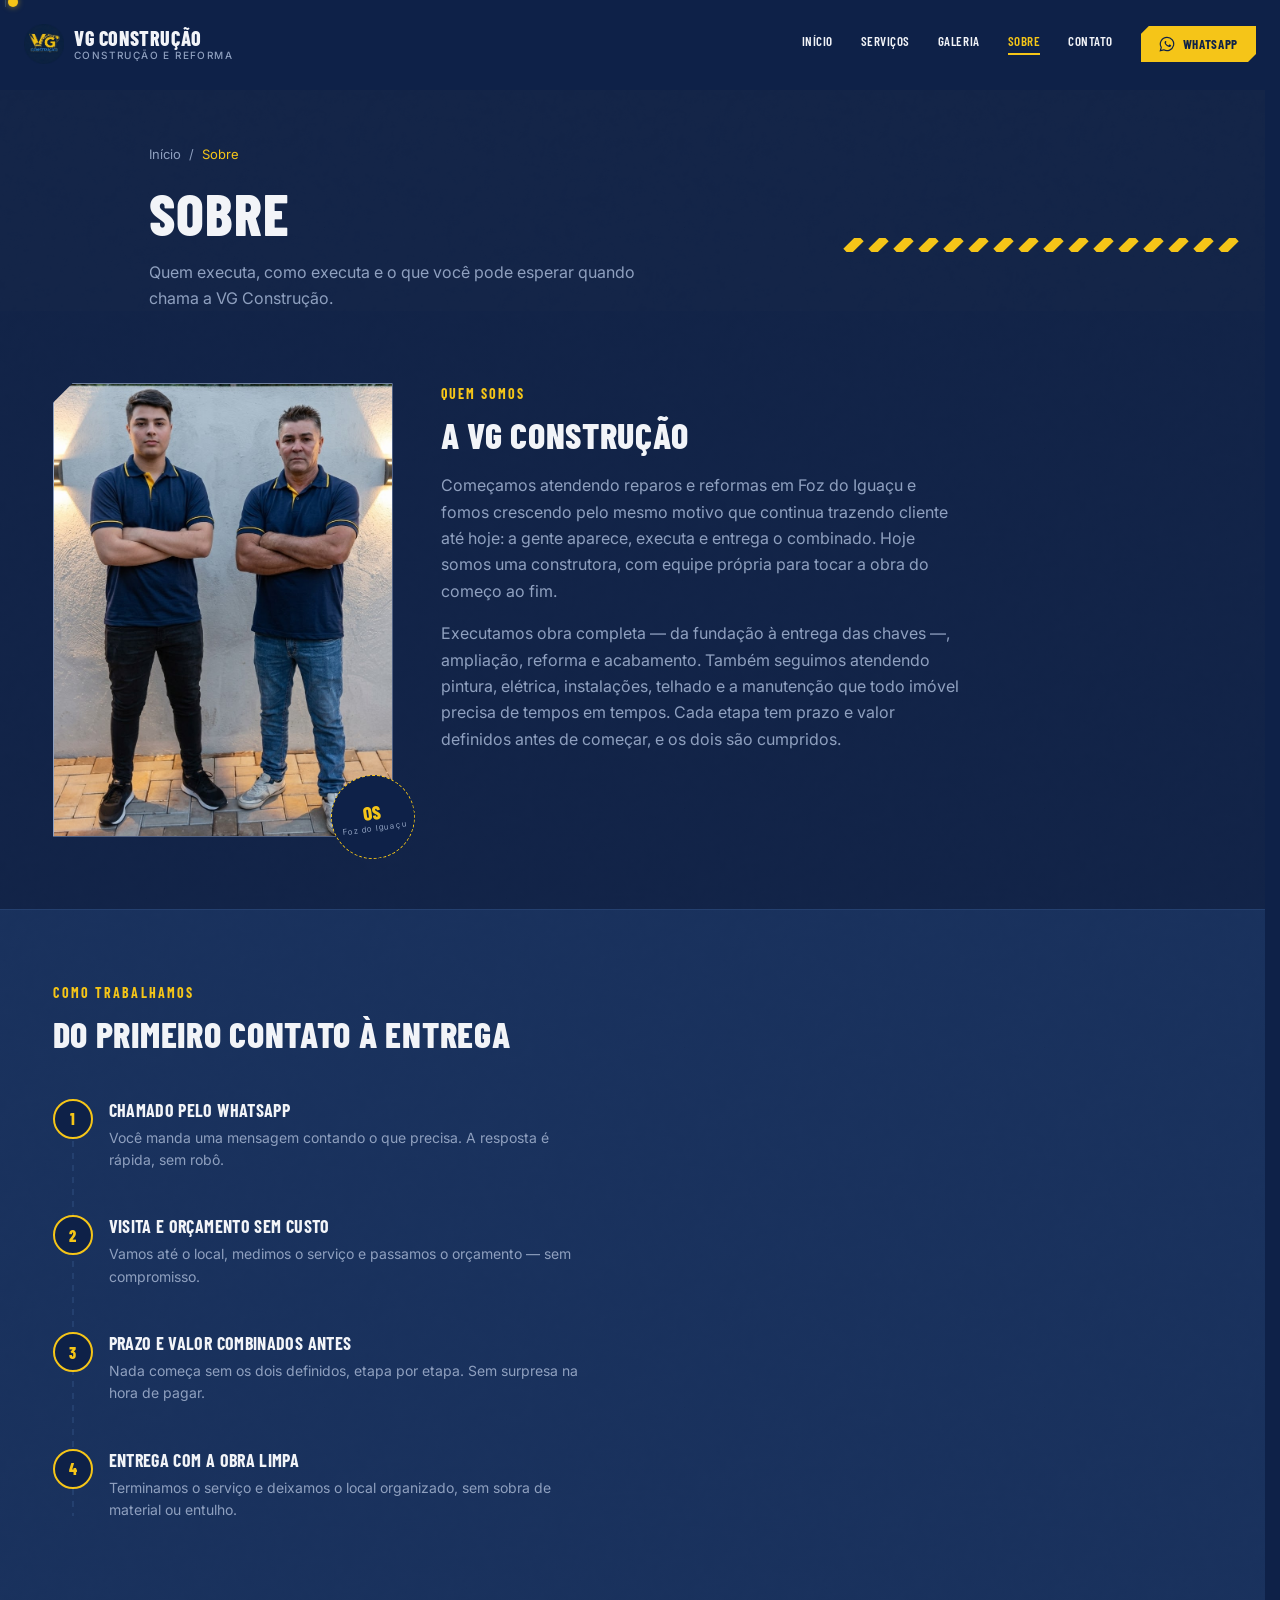
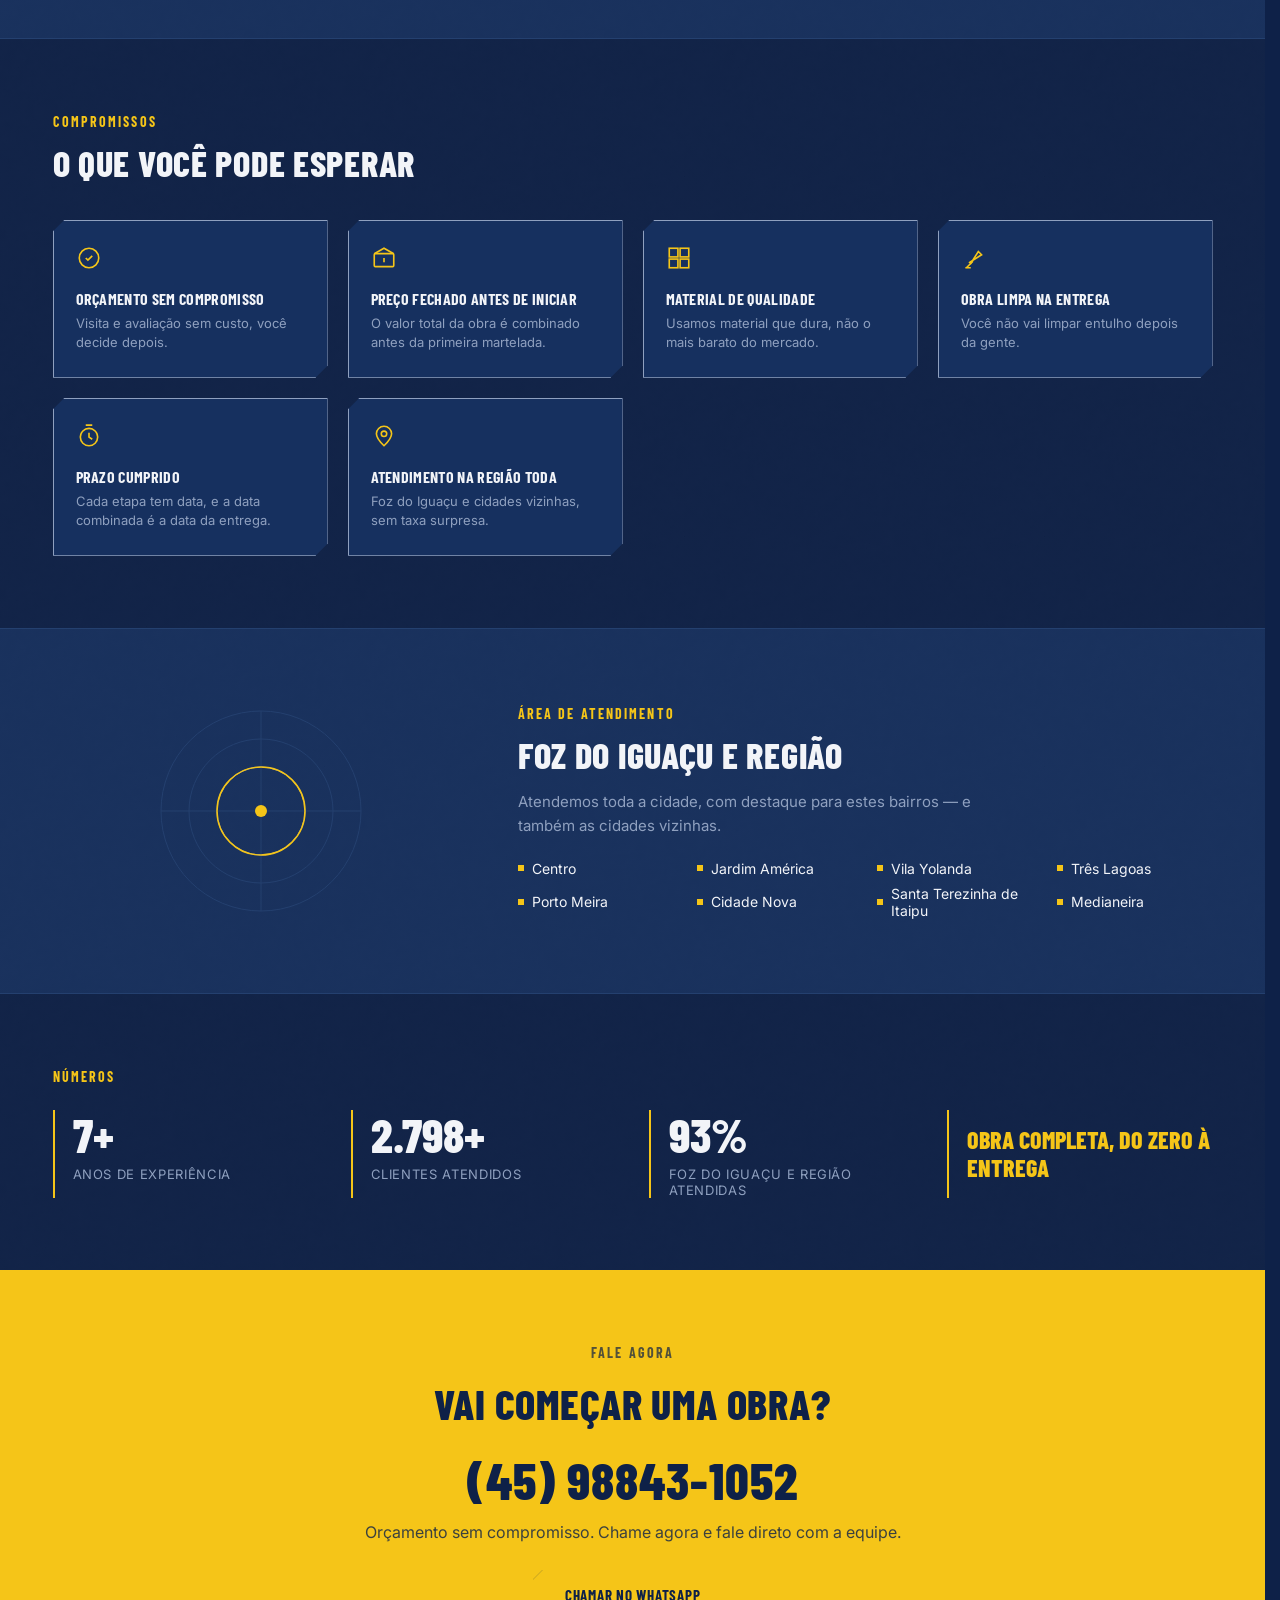
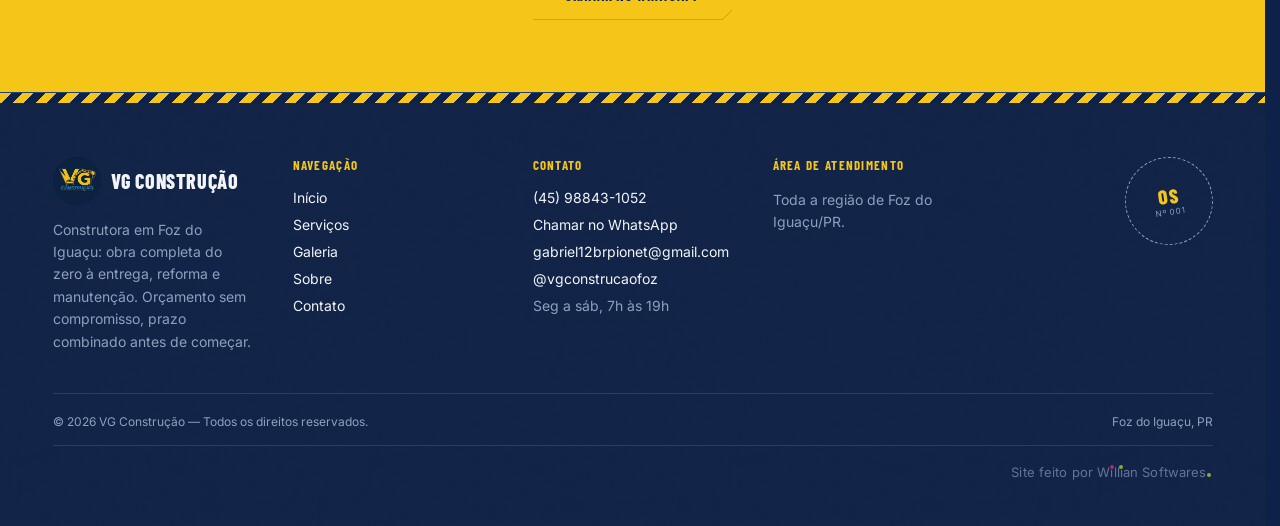
<file: sobre.html>
<!DOCTYPE html>
<html lang="pt-BR">
<head>
<meta charset="utf-8" />
<meta name="viewport" content="width=device-width, initial-scale=1" />
<title>Sobre — VG Construção Foz do Iguaçu</title>
<meta name="description" content="Conheça a VG Construção: construtora em Foz do Iguaçu/PR que executa obra completa, ampliação, reforma e manutenção, com prazo e preço fechados antes de começar." />
<meta property="og:title" content="Sobre — VG Construção Foz do Iguaçu" />
<meta property="og:description" content="Construtora em Foz do Iguaçu/PR. Obra completa do zero à entrega, orçamento sem compromisso e prazo cumprido." />
<meta property="og:site_name" content="VG Construção" />
<meta property="og:type" content="website" />
<meta property="og:locale" content="pt_BR" />
<link rel="preconnect" href="https://fonts.googleapis.com" />
<link rel="preconnect" href="https://fonts.gstatic.com" crossorigin />
<link href="https://fonts.googleapis.com/css2?family=Barlow+Condensed:wght@600;700;800&family=Inter:wght@400;500;600;700&display=swap" rel="stylesheet" />
<link rel="icon" type="image/svg+xml" href="assets/img/favicon.svg" />
<link rel="stylesheet" href="css/styles.css" />
</head>
<body data-page="sobre">

<div class="scroll-progress" aria-hidden="true">
  <div class="scroll-progress__tick" style="left:-6px"></div>
  <div class="scroll-progress__tick" style="left:5px"></div>
  <div class="scroll-progress__bubble" id="scrollBubble"></div>
</div>
<header class="site-header" id="siteHeader">
  <a class="brand" href="index.html">
    <img class="brand__logo" src="assets/img/logo-vg.png" alt="VG Construção" width="381" height="380" />
    <span class="brand__text">
      <span class="brand__name">VG Construção</span>
      <span class="brand__tag">Construção e Reforma</span>
    </span>
  </a>
  <nav class="nav-desktop" aria-label="Navegação principal">
    <a class="nav-link" href="index.html">Início</a>
    <a class="nav-link" href="servicos.html">Serviços</a>
    <a class="nav-link" href="galeria.html">Galeria</a>
    <a class="nav-link is-active" href="sobre.html">Sobre</a>
    <a class="nav-link" href="contato.html">Contato</a>
    <a class="btn btn-primary btn-sm" data-wa="geral" target="_blank" rel="noopener" href="#" aria-label="Falar no WhatsApp">
      <svg width="16" height="16" viewBox="0 0 24 24" fill="none" aria-hidden="true"><path d="M12 2a10 10 0 0 0-8.6 15.1L2 22l5.1-1.3A10 10 0 1 0 12 2z" stroke="currentColor" stroke-width="1.8" /><path d="M8.3 8.3c.3-.9 1-1 1.5-.9.5.1 1 .3 1.2 1 .3.6-.2 1.4-.5 1.9-.3.5-.3.7 0 1.1.6.9 1.9 2.1 3.1 2.6.4.2.6.1.9-.2l.6-.7c.4-.4 1-.5 1.4-.2l1.5.9c.4.3.5.9.2 1.3-.6.9-1.9 1.6-3.1 1.4-2.4-.4-5.2-2.4-6.5-5.2-.5-1.1-.4-2.3.3-3.4z" fill="currentColor" /></svg>
      WhatsApp
    </a>
  </nav>
  <button class="hamburger" id="hamburgerBtn" aria-label="Abrir menu" aria-expanded="false" aria-controls="mobileMenu">
    <span></span><span></span><span></span>
  </button>
</header>

<div id="mobileMenu" class="mobile-menu" role="dialog" aria-modal="true" aria-label="Menu de navegação" aria-hidden="true">
  <div class="mobile-menu__top">
    <span class="mobile-menu__brand">
      <img class="brand__logo" src="assets/img/logo-vg.png" alt="VG Construção" width="381" height="380" />
      <span class="brand__name">VG Construção</span>
    </span>
    <button type="button" class="mobile-menu__close" aria-label="Fechar menu">×</button>
  </div>
  <nav class="mobile-menu__nav" aria-label="Navegação mobile">
    <a class="nav-link" href="index.html">Início</a>
    <a class="nav-link" href="servicos.html">Serviços</a>
    <a class="nav-link" href="galeria.html">Galeria</a>
    <a class="nav-link is-active" href="sobre.html">Sobre</a>
    <a class="nav-link" href="contato.html">Contato</a>
  </nav>
  <div class="mobile-menu__footer">
    <a href="tel:+5545988431052" class="mobile-menu__phone">(45) 98843-1052</a>
    <a class="mobile-menu__wa" data-wa="geral" target="_blank" rel="noopener" href="#">Falar no WhatsApp</a>
  </div>
</div>

<div class="header-spacer"></div>

<section class="hero hero--inner">
  <div class="noise-overlay" aria-hidden="true"></div>
  <div class="container">
    <div class="breadcrumb">
      <a href="index.html">Início</a>
      <span>/</span>
      <span class="current">Sobre</span>
    </div>
    <h1 class="h1">Sobre</h1>
    <p class="lede">Quem executa, como executa e o que você pode esperar quando chama a VG Construção.</p>
  </div>
  <div class="hero-stripes-wrap">
    <svg class="hero-stripes" width="100%" height="14" viewBox="0 0 400 14" preserveAspectRatio="none">
      <line x1="5.5" y1="14" x2="19.5" y2="0" stroke-width="9" vector-effect="non-scaling-stroke" stroke-dasharray="20" stroke-dashoffset="20" />
      <line x1="30.5" y1="14" x2="44.5" y2="0" stroke-width="9" vector-effect="non-scaling-stroke" stroke-dasharray="20" stroke-dashoffset="20" />
      <line x1="55.5" y1="14" x2="69.5" y2="0" stroke-width="9" vector-effect="non-scaling-stroke" stroke-dasharray="20" stroke-dashoffset="20" />
      <line x1="80.5" y1="14" x2="94.5" y2="0" stroke-width="9" vector-effect="non-scaling-stroke" stroke-dasharray="20" stroke-dashoffset="20" />
      <line x1="105.5" y1="14" x2="119.5" y2="0" stroke-width="9" vector-effect="non-scaling-stroke" stroke-dasharray="20" stroke-dashoffset="20" />
      <line x1="130.5" y1="14" x2="144.5" y2="0" stroke-width="9" vector-effect="non-scaling-stroke" stroke-dasharray="20" stroke-dashoffset="20" />
      <line x1="155.5" y1="14" x2="169.5" y2="0" stroke-width="9" vector-effect="non-scaling-stroke" stroke-dasharray="20" stroke-dashoffset="20" />
      <line x1="180.5" y1="14" x2="194.5" y2="0" stroke-width="9" vector-effect="non-scaling-stroke" stroke-dasharray="20" stroke-dashoffset="20" />
      <line x1="205.5" y1="14" x2="219.5" y2="0" stroke-width="9" vector-effect="non-scaling-stroke" stroke-dasharray="20" stroke-dashoffset="20" />
      <line x1="230.5" y1="14" x2="244.5" y2="0" stroke-width="9" vector-effect="non-scaling-stroke" stroke-dasharray="20" stroke-dashoffset="20" />
      <line x1="255.5" y1="14" x2="269.5" y2="0" stroke-width="9" vector-effect="non-scaling-stroke" stroke-dasharray="20" stroke-dashoffset="20" />
      <line x1="280.5" y1="14" x2="294.5" y2="0" stroke-width="9" vector-effect="non-scaling-stroke" stroke-dasharray="20" stroke-dashoffset="20" />
      <line x1="305.5" y1="14" x2="319.5" y2="0" stroke-width="9" vector-effect="non-scaling-stroke" stroke-dasharray="20" stroke-dashoffset="20" />
      <line x1="330.5" y1="14" x2="344.5" y2="0" stroke-width="9" vector-effect="non-scaling-stroke" stroke-dasharray="20" stroke-dashoffset="20" />
      <line x1="355.5" y1="14" x2="369.5" y2="0" stroke-width="9" vector-effect="non-scaling-stroke" stroke-dasharray="20" stroke-dashoffset="20" />
      <line x1="380.5" y1="14" x2="394.5" y2="0" stroke-width="9" vector-effect="non-scaling-stroke" stroke-dasharray="20" stroke-dashoffset="20" />
    </svg>
  </div>
</section>

<section class="section">
  <div class="container intro reveal">
    <div class="intro__photo">
      <div class="photo-frame intro__frame">
        <div class="photo-fallback">
          <svg width="40" height="40" viewBox="0 0 24 24" fill="none" stroke-width="1.5" aria-hidden="true"><circle cx="12" cy="8" r="4" /><path d="M4 20c0-3.5 3.5-6 8-6s8 2.5 8 6" /></svg>
          <span>Foto em breve</span>
        </div>
        <img src="assets/fotos/equipe.jpg" alt="Equipe da VG Construção em obra" loading="lazy" />
      </div>
      <div class="intro__badge" aria-hidden="true">
        <div class="intro__badge-text">
          <b>OS</b>
          <small>Foz do Iguaçu</small>
        </div>
      </div>
    </div>
    <div class="intro__copy">
      <span class="eyebrow">Quem somos</span>
      <h2 class="h2">A VG Construção</h2>
      <p>Começamos atendendo reparos e reformas em Foz do Iguaçu e fomos crescendo pelo mesmo motivo que continua trazendo cliente até hoje: a gente aparece, executa e entrega o combinado. Hoje somos uma construtora, com equipe própria para tocar a obra do começo ao fim.</p>
      <p>Executamos obra completa — da fundação à entrega das chaves —, ampliação, reforma e acabamento. Também seguimos atendendo pintura, elétrica, instalações, telhado e a manutenção que todo imóvel precisa de tempos em tempos. Cada etapa tem prazo e valor definidos antes de começar, e os dois são cumpridos.</p>
    </div>
  </div>
</section>

<section class="section section--alt">
  <div class="container">
    <span class="eyebrow">Como trabalhamos</span>
    <h2 class="h2">Do primeiro contato à entrega</h2>
    <div class="timeline">
      <div class="timeline__rail" aria-hidden="true"></div>
      <div class="timeline__progress" aria-hidden="true"></div>
      <div class="timeline__item">
        <div class="timeline__num">1</div>
        <h3 class="timeline__title">Chamado pelo WhatsApp</h3>
        <p class="timeline__desc">Você manda uma mensagem contando o que precisa. A resposta é rápida, sem robô.</p>
      </div>
      <div class="timeline__item">
        <div class="timeline__num">2</div>
        <h3 class="timeline__title">Visita e orçamento sem custo</h3>
        <p class="timeline__desc">Vamos até o local, medimos o serviço e passamos o orçamento — sem compromisso.</p>
      </div>
      <div class="timeline__item">
        <div class="timeline__num">3</div>
        <h3 class="timeline__title">Prazo e valor combinados antes</h3>
        <p class="timeline__desc">Nada começa sem os dois definidos, etapa por etapa. Sem surpresa na hora de pagar.</p>
      </div>
      <div class="timeline__item">
        <div class="timeline__num">4</div>
        <h3 class="timeline__title">Entrega com a obra limpa</h3>
        <p class="timeline__desc">Terminamos o serviço e deixamos o local organizado, sem sobra de material ou entulho.</p>
      </div>
    </div>
  </div>
</section>

<section class="section">
  <div class="container">
    <span class="eyebrow">Compromissos</span>
    <h2 class="h2">O que você pode esperar</h2>
    <div class="commit-grid reveal">
      <div class="commit-card">
        <svg width="26" height="26" viewBox="0 0 24 24" fill="none" stroke-width="1.5" aria-hidden="true"><path d="M9 12l2 2 4-4" /><circle cx="12" cy="12" r="9" /></svg>
        <span class="commit-card__title">Orçamento sem compromisso</span>
        <span class="commit-card__desc">Visita e avaliação sem custo, você decide depois.</span>
      </div>
      <div class="commit-card">
        <svg width="26" height="26" viewBox="0 0 24 24" fill="none" stroke-width="1.5" aria-hidden="true"><rect x="3" y="8" width="18" height="12" rx="1" /><path d="M3 8l9-5 9 5" /><line x1="12" y1="12" x2="12" y2="16" /></svg>
        <span class="commit-card__title">Preço fechado antes de iniciar</span>
        <span class="commit-card__desc">O valor total da obra é combinado antes da primeira martelada.</span>
      </div>
      <div class="commit-card">
        <svg width="26" height="26" viewBox="0 0 24 24" fill="none" stroke-width="1.5" aria-hidden="true"><rect x="3" y="3" width="8" height="8" /><rect x="13" y="3" width="8" height="8" /><rect x="3" y="13" width="8" height="8" /><rect x="13" y="13" width="8" height="8" /></svg>
        <span class="commit-card__title">Material de qualidade</span>
        <span class="commit-card__desc">Usamos material que dura, não o mais barato do mercado.</span>
      </div>
      <div class="commit-card">
        <svg width="26" height="26" viewBox="0 0 24 24" fill="none" stroke-width="1.5" aria-hidden="true"><path d="M5 21l6-6" /><path d="M9 17l7-11 3 3-11 7z" /><line x1="4" y1="21" x2="9" y2="21" /></svg>
        <span class="commit-card__title">Obra limpa na entrega</span>
        <span class="commit-card__desc">Você não vai limpar entulho depois da gente.</span>
      </div>
      <div class="commit-card">
        <svg width="26" height="26" viewBox="0 0 24 24" fill="none" stroke-width="1.5" aria-hidden="true"><circle cx="12" cy="13" r="8" /><path d="M12 9v4l3 2" /><path d="M9 2h6" /></svg>
        <span class="commit-card__title">Prazo cumprido</span>
        <span class="commit-card__desc">Cada etapa tem data, e a data combinada é a data da entrega.</span>
      </div>
      <div class="commit-card">
        <svg width="26" height="26" viewBox="0 0 24 24" fill="none" stroke-width="1.5" aria-hidden="true"><path d="M12 21s-7-6.5-7-11a7 7 0 1 1 14 0c0 4.5-7 11-7 11z" /><circle cx="12" cy="10" r="2.5" /></svg>
        <span class="commit-card__title">Atendimento na região toda</span>
        <span class="commit-card__desc">Foz do Iguaçu e cidades vizinhas, sem taxa surpresa.</span>
      </div>
    </div>
  </div>
</section>

<section class="section section--alt">
  <div class="container area-block">
    <div class="area-block__radar">
      <svg width="220" height="220" viewBox="0 0 220 220" aria-hidden="true">
        <circle cx="110" cy="110" r="100" fill="none" stroke-width="1" />
        <circle cx="110" cy="110" r="72" fill="none" stroke-width="1" />
        <circle class="ring" cx="110" cy="110" r="44" fill="none" stroke-width="1" />
        <line x1="110" y1="10" x2="110" y2="210" stroke-width="1" />
        <line x1="10" y1="110" x2="210" y2="110" stroke-width="1" />
        <circle class="pulse" cx="110" cy="110" r="44" fill="none" stroke-width="1.5" />
        <circle class="center" cx="110" cy="110" r="6" />
      </svg>
    </div>
    <div class="area-block__copy">
      <span class="eyebrow">Área de atendimento</span>
      <h2 class="h2">Foz do Iguaçu e região</h2>
      <p class="area-block__lede">Atendemos toda a cidade, com destaque para estes bairros — e também as cidades vizinhas.</p>
      <div class="neighborhoods">
        <span>Centro</span>
        <span>Jardim América</span>
        <span>Vila Yolanda</span>
        <span>Três Lagoas</span>
        <span>Porto Meira</span>
        <span>Cidade Nova</span>
        <span>Santa Terezinha de Itaipu</span>
        <span>Medianeira</span>
      </div>
    </div>
  </div>
</section>

<section class="section">
  <div class="container">
    <span class="eyebrow">Números</span>
    <div class="stats-grid reveal">
    <div class="stat">
      <b data-count-target="8" data-count-suffix="+">0+</b>
      <span>Anos de experiência</span>
    </div>
    <div class="stat">
      <b data-count-target="3000" data-count-suffix="+">0+</b>
      <span>Clientes atendidos</span>
    </div>
    <div class="stat">
      <b data-count-target="100" data-count-suffix="%">0%</b>
      <span>Foz do Iguaçu e região atendidas</span>
    </div>
    <div class="stat stat--note">
      <b>Obra completa, do zero à entrega</b>
    </div>
    </div>
  </div>
</section>

<section class="cta-banner">
  <div class="container">
    <span class="cta-banner__eyebrow">Fale agora</span>
    <h2 class="cta-banner__title">Vai começar uma obra?</h2>
    <a href="tel:+5545988431052" class="cta-banner__phone">(45) 98843-1052</a>
    <p class="cta-banner__sub">Orçamento sem compromisso. Chame agora e fale direto com a equipe.</p>
    <a data-wa="geral" target="_blank" rel="noopener" href="#" class="btn-cta">
      <span class="btn-cta__fill" aria-hidden="true"></span>
      <span class="btn-cta__roller" aria-hidden="true">
        <svg width="20" height="20" viewBox="0 0 24 24" aria-hidden="true"><rect x="1" y="7" width="13" height="8" rx="1.5" fill="currentColor" /><rect x="14" y="9" width="4" height="4" fill="currentColor" /><line x1="18" y1="11" x2="23" y2="11" stroke="currentColor" stroke-width="2" /></svg>
      </span>
      <span class="btn-cta__label">
        <span class="btn-cta__text-light">Chamar no WhatsApp</span>
        <span class="btn-cta__text-dark" aria-hidden="true">Chamar no WhatsApp</span>
      </span>
    </a>
  </div>
</section>
<footer class="site-footer">
  <div class="site-footer__stripe" aria-hidden="true"></div>
  <div class="site-footer__grid">
    <div>
      <div class="brand">
        <img class="brand__logo" src="assets/img/logo-vg.png" alt="VG Construção" width="381" height="380" />
        <span class="brand__name">VG Construção</span>
      </div>
      <p style="font-family:var(--font-body);font-size:14px;line-height:1.6;color:var(--muted);margin:14px 0 0;max-width:260px;">Construtora em Foz do Iguaçu: obra completa do zero à entrega, reforma e manutenção. Orçamento sem compromisso, prazo combinado antes de começar.</p>
    </div>
    <div>
      <h3>Navegação</h3>
      <nav class="site-footer__nav" aria-label="Navegação do rodapé">
        <a href="index.html">Início</a>
        <a href="servicos.html">Serviços</a>
        <a href="galeria.html">Galeria</a>
        <a href="sobre.html">Sobre</a>
        <a href="contato.html">Contato</a>
      </nav>
    </div>
    <div>
      <h3>Contato</h3>
      <div class="site-footer__contact">
        <a href="tel:+5545988431052">(45) 98843-1052</a>
        <a data-wa="geral" target="_blank" rel="noopener" href="#">Chamar no WhatsApp</a>
        <a href="mailto:gabriel12brpionet@gmail.com">gabriel12brpionet@gmail.com</a>
        <a href="https://instagram.com/vgconstrucaofoz" target="_blank" rel="noopener">@vgconstrucaofoz</a>
        <span>Seg a sáb, 7h às 19h</span>
      </div>
    </div>
    <div>
      <h3>Área de atendimento</h3>
      <p class="site-footer__area">Toda a região de Foz do Iguaçu/PR.</p>
    </div>
    <div class="site-footer__badge-wrap">
      <div class="site-footer__badge" aria-hidden="true">
        <div class="site-footer__badge-text">
          <b>OS</b>
          <small>Nº 001</small>
        </div>
      </div>
    </div>
  </div>
  <div class="site-footer__bottom">
    <span>© <span id="footerYear"></span> VG Construção — Todos os direitos reservados.</span>
    <span>Foz do Iguaçu, PR</span>
  </div>
  <div class="site-footer__sign">
    <a class="signature" href="https://meu-portfoliowilldev.vercel.app" target="_blank" rel="noopener"
       title="Site desenvolvido por Willian Softwares" aria-label="Site feito por Willian Softwares">
      <span class="signature__text" aria-hidden="true">Site feito por W<span class="signature__i signature__i--pink">ı</span>ll<span class="signature__i signature__i--lime">ı</span>an Softwares<span class="signature__stop"></span></span>
    </a>
  </div>
</footer>

<script src="js/main.js"></script>
<script src="js/interactions.js"></script>
</body>
</html>
</file>
<file: css/styles.css>
/* VG Construção — Construção, reforma e manutenção | stylesheet */

:root {
  --z-header: 150;
  --z-progress: 160;
  --z-fab: 180;
  --z-lightbox: 300;
  --z-menu: 400;

  /* Paleta azul-marinho: base, superfície elevada e acentos.
     Todo hex do site sai daqui — nada de cor solta pelo código. */
  --bg: #0E2148;
  --bg-alt: #16305F;
  --bg-rgb: 14, 33, 72;
  --bg-alt-rgb: 22, 48, 95;
  --border: #24406F;
  --border-light: #8FA0BF;
  --field-border: #5C7CAA;
  --text: #F2F4F8;
  --muted: #8FA0BF;
  --accent: #F5C518;
  --accent-rgb: 245, 197, 24;
  /* Azul vibrante: hover, links e detalhes de apoio.
     --accent-2 fica em bordas/preenchimentos (3:1) e --accent-2-text em texto (4.5:1). */
  --accent-2: #1E7FD4;
  --accent-2-text: #5AAAEC;

  --logo-h: 40px;

  /* Assinatura de autoria (cores próprias do autor, fora da paleta da marca) */
  --sign-pink: #FF2E88;
  --sign-lime: #C8F531;

  --font-display: 'Barlow Condensed', sans-serif;
  --font-body: 'Inter', sans-serif;
}

/* ---------- Reset & base ---------- */
* { box-sizing: border-box; }
html { scroll-padding-top: 100px; scrollbar-gutter: stable; }
html.has-sub-nav { scroll-padding-top: 156px; }
body { margin: 0; background: var(--bg); font-family: var(--font-body); }
img { max-width: 100%; }
::selection { background: var(--accent); color: var(--bg); }
a { color: var(--accent-2-text); }
a:hover { color: var(--text); }
*:focus-visible { outline: 2px solid var(--accent); outline-offset: 2px; }
button { font: inherit; }

.container { max-width: 1160px; margin: 0 auto; }

@keyframes osDash { from { background-position: 0 0; } to { background-position: 32px 0; } }
@keyframes osRoll { 0%, 100% { transform: translateX(0) rotate(0); } 50% { transform: translateX(4px) rotate(15deg); } }
@keyframes osTileLift { 0%, 100% { transform: translateY(0) scale(1); } 50% { transform: translateY(-2px) scale(1.06); } }
@keyframes osSparkFlicker { 0%, 100% { opacity: 1; transform: scale(1); } 30% { opacity: .35; transform: scale(.9); } 60% { opacity: 1; transform: scale(1.1); } }
@keyframes osHoist { 0%, 100% { transform: translateY(0); } 40% { transform: translateY(-4px); } 70% { transform: translateY(1px); } }
@keyframes osWrenchTurn { 0%,100% { transform: rotate(0); } 40% { transform: rotate(-20deg); } 70% { transform: rotate(8deg); } }
@keyframes osSqueeze { 0%, 100% { transform: scaleY(1); } 50% { transform: scaleY(.8); } }
@keyframes osDrip { 0%, 100% { transform: translateY(0); } 40% { transform: translateY(3px); } 70% { transform: translateY(-1px); } }
@keyframes osBrushStroke { 0%, 100% { transform: translateX(0) rotate(0); } 50% { transform: translateX(-3px) rotate(-8deg); } }
@keyframes osButtonShake { 0%, 100% { transform: translateX(0); } 20% { transform: translateX(-2px); } 40% { transform: translateX(2px); } 60% { transform: translateX(-1px); } 80% { transform: translateX(1px); } }
@keyframes osGalleryEnter { from { opacity: 0; transform: scale(.92); } to { opacity: 1; transform: scale(1); } }
@keyframes osRadarPulse { 0% { transform: scale(.7); opacity: .8; } 100% { transform: scale(1.8); opacity: 0; } }

@media (prefers-reduced-motion: reduce) {
  *, *::before, *::after { animation-duration: .001ms !important; animation-iteration-count: 1 !important; transition-duration: .001ms !important; }
}

/* ---------- Typography helpers ---------- */
.eyebrow {
  font-family: var(--font-display); font-weight: 700; font-size: 14px;
  letter-spacing: .15em; color: var(--accent); text-transform: uppercase;
}
.h1 {
  font-family: var(--font-display); font-weight: 800;
  font-size: clamp(34px, 6vw, 58px); letter-spacing: .02em; text-transform: uppercase;
  color: var(--text); margin: 16px 0 0;
}
.h2 {
  font-family: var(--font-display); font-weight: 800;
  font-size: clamp(26px, 3.8vw, 36px); letter-spacing: .02em; text-transform: uppercase;
  color: var(--text); margin: 10px 0 0;
}
.lede { font-family: var(--font-body); font-size: 16px; color: var(--muted); max-width: 520px; margin: 12px 0 0; line-height: 1.6; }

.breadcrumb { display: flex; gap: 8px; align-items: center; font-family: var(--font-body); font-size: 13px; color: var(--muted); }
.breadcrumb a { color: var(--muted); text-decoration: none; }
.breadcrumb a:hover { color: var(--accent-2-text); }
.breadcrumb .current { color: var(--accent); }

/* ---------- Buttons ---------- */
.btn {
  display: inline-flex; align-items: center; gap: 8px; text-decoration: none;
  font-family: var(--font-display); font-weight: 700; font-size: 14px;
  letter-spacing: .05em; text-transform: uppercase; padding: 14px 24px;
  clip-path: polygon(8px 0, 100% 0, 100% calc(100% - 8px), calc(100% - 8px) 100%, 0 100%, 0 8px);
  border: none; cursor: pointer; transition: transform 200ms ease;
}
.btn:hover, .btn:focus-visible { transform: translateY(-2px); }
.btn-primary { background: var(--accent); color: var(--bg); }
.btn-primary:hover, .btn-primary:focus-visible { color: var(--bg); }
.btn-outline { background: transparent; color: var(--text); border: 1px solid var(--border-light); clip-path: none; padding: 16px 28px; transition: border-color 200ms ease, color 200ms ease; }
.btn-outline:hover, .btn-outline:focus-visible { border-color: var(--accent-2); color: var(--accent-2-text); transform: none; }
.btn-sm { padding: 10px 18px; font-size: 13px; clip-path: polygon(8px 0, 100% 0, 100% calc(100% - 8px), calc(100% - 8px) 100%, 0 100%, 0 8px); white-space: nowrap; }
.btn svg { flex-shrink: 0; }

/* Big hero/CTA "paint roller" button */
.btn-hero {
  position: relative; padding: 16px 28px;
  clip-path: polygon(10px 0, 100% 0, 100% calc(100% - 10px), calc(100% - 10px) 100%, 0 100%, 0 10px);
}
.btn-hero.is-active { animation: osButtonShake 400ms ease; }

.btn-cta {
  position: relative; overflow: hidden; display: inline-flex; align-items: center; justify-content: center; gap: 10px;
  font-family: var(--font-display); font-weight: 700; font-size: 15px; letter-spacing: .05em; text-transform: uppercase;
  padding: 16px 32px; clip-path: polygon(10px 0, 100% 0, 100% calc(100% - 10px), calc(100% - 10px) 100%, 0 100%, 0 10px);
  text-decoration: none; background: var(--bg); color: var(--text);
}
.btn-cta__fill {
  position: absolute; inset: 0; background: var(--accent); transform: scaleX(0); transform-origin: left center;
  transition: transform 500ms ease; z-index: 1; pointer-events: none;
}
.btn-cta.is-painted .btn-cta__fill { transform: scaleX(1); }
.btn-cta__roller {
  position: absolute; top: 50%; left: 0; width: 100%; z-index: 3; display: flex; pointer-events: none;
  transform: translate(-26px, -50%); transition: transform 500ms ease;
}
.btn-cta.is-painted .btn-cta__roller { transform: translate(100%, -50%); }
.btn-cta__label { position: relative; z-index: 2; display: inline-block; }
.btn-cta__text-dark { position: absolute; left: 0; top: 0; color: var(--bg); white-space: nowrap; opacity: 0; transition: opacity 250ms ease; }
.btn-cta.is-painted .btn-cta__text-light { opacity: 0; transition: opacity 250ms ease; }
.btn-cta.is-painted .btn-cta__text-dark { opacity: 1; }

/* ---------- Reveal on scroll ---------- */
.reveal { opacity: 0; transform: translateY(24px); transition: opacity 600ms ease, transform 600ms ease; transition-delay: calc(var(--i, 0) * var(--stagger, 60ms)); }
.reveal.is-visible { opacity: 1; transform: translateY(0); }

/* ---------- Concrete texture (dark sections) + hero stripes ---------- */
.noise-overlay {
  position: absolute; inset: 0; opacity: .1; pointer-events: none;
  background-image: url("../assets/img/textura-concreto.png");
  background-repeat: repeat; background-size: 360px 360px;
}
.section, .section--alt, .site-footer {
  position: relative; background-repeat: no-repeat, repeat; background-size: cover, 360px 360px;
}
.section { background-image: linear-gradient(rgba(var(--bg-rgb), .93), rgba(var(--bg-rgb), .93)), url("../assets/img/textura-concreto.png"); }
.section--alt { background-image: linear-gradient(rgba(var(--bg-alt-rgb), .93), rgba(var(--bg-alt-rgb), .93)), url("../assets/img/textura-concreto.png"); }
.site-footer { background-image: linear-gradient(rgba(var(--bg-rgb), .93), rgba(var(--bg-rgb), .93)), url("../assets/img/textura-concreto.png"); }
.hero-stripes { display: block; height: 14px; }
.hero-stripes line { transition: stroke-dashoffset 800ms ease; }
.hero-stripes.is-visible line { stroke-dashoffset: 0; }
.hero-stripes line:nth-child(1) { transition-delay: 200ms; } .hero-stripes line:nth-child(2) { transition-delay: 225ms; }
.hero-stripes line:nth-child(3) { transition-delay: 250ms; } .hero-stripes line:nth-child(4) { transition-delay: 275ms; }
.hero-stripes line:nth-child(5) { transition-delay: 300ms; } .hero-stripes line:nth-child(6) { transition-delay: 325ms; }
.hero-stripes line:nth-child(7) { transition-delay: 350ms; } .hero-stripes line:nth-child(8) { transition-delay: 375ms; }
.hero-stripes line:nth-child(9) { transition-delay: 400ms; } .hero-stripes line:nth-child(10) { transition-delay: 425ms; }
.hero-stripes line:nth-child(11) { transition-delay: 450ms; } .hero-stripes line:nth-child(12) { transition-delay: 475ms; }
.hero-stripes line:nth-child(13) { transition-delay: 500ms; } .hero-stripes line:nth-child(14) { transition-delay: 525ms; }
.hero-stripes line:nth-child(15) { transition-delay: 550ms; } .hero-stripes line:nth-child(16) { transition-delay: 575ms; }

/* ---------- Cor dos traços SVG (desenho técnico, ícones e detalhes) ---------- */
.hero-stripes line { stroke: var(--accent); }
.hero__cotas-v line, .hero__cotas-h line { stroke: var(--border-light); }
.service-card__screw circle, .service-card__screw line { stroke: var(--border-light); }
.service-card__icon { stroke: var(--accent); }
.photo-fallback svg { stroke: var(--border-light); }
.commit-card svg { stroke: var(--accent); }
.contact-list__item svg { stroke: var(--muted); color: var(--muted); }
a.contact-list__item svg { stroke: var(--accent); color: var(--accent); }
.faq-item__icon svg { stroke: var(--accent); }
.tile__overlay svg { stroke: var(--accent-2-text); }
.area-block__radar line, .area-block__radar circle { stroke: var(--border); }
.area-block__radar circle.ring { stroke: var(--border-light); }
.area-block__radar circle.pulse { stroke: var(--accent); }
.area-block__radar circle.center { fill: var(--accent); stroke: none; }
.btn-cta__roller { color: var(--bg); }
.compare__handle { color: var(--bg); }

/* ---------- Scroll progress bar (header) ---------- */
.scroll-progress {
  position: fixed; top: 0; left: 0; right: 0; height: 4px; background: var(--bg);
  z-index: var(--z-progress); overflow: visible; transition: opacity 150ms ease;
}
.scroll-progress.is-hidden { opacity: 0; pointer-events: none; }
.scroll-progress__tick { position: absolute; top: 50%; width: 1px; height: 10px; background: var(--border); transform: translateY(-50%); }
.scroll-progress__bubble {
  position: absolute; top: 50%; left: 0; width: 10px; height: 10px; border-radius: 50%;
  background: var(--accent); box-shadow: 0 0 6px rgba(var(--accent-rgb), .6); transform: translate(-50%, -50%);
  transition: left 80ms linear;
}

/* ---------- Header ---------- */
.site-header {
  position: fixed; top: 4px; left: 0; right: 0; z-index: var(--z-header);
  display: flex; align-items: center; justify-content: space-between;
  padding: 20px 24px; background: transparent; border-bottom: 1px solid transparent;
  transition: padding 250ms ease, background 250ms ease, border-color 250ms ease, box-shadow 250ms ease;
}
.site-header.is-scrolled {
  padding: 12px 24px; background: rgba(var(--bg-rgb), .97); border-bottom: 1px solid var(--border);
  box-shadow: 0 8px 24px rgba(0, 0, 0, .35); backdrop-filter: blur(6px);
}
.brand { display: flex; align-items: center; gap: 10px; text-decoration: none; }
.brand__bar { width: 10px; height: 28px; background: var(--accent); flex-shrink: 0; }
.brand__logo { height: var(--logo-h); width: auto; flex-shrink: 0; display: block; }
.brand__text { display: flex; flex-direction: column; line-height: 1; }
.brand__name { font-family: var(--font-display); font-weight: 800; font-size: 20px; letter-spacing: .03em; color: var(--text); text-transform: uppercase; }
.brand__tag { font-family: var(--font-body); font-weight: 500; font-size: 10px; letter-spacing: .14em; color: var(--muted); text-transform: uppercase; margin-top: 2px; }

.nav-desktop { display: flex; align-items: center; gap: 28px; }
.nav-link {
  font-family: var(--font-display); font-weight: 600; font-size: 13px; letter-spacing: .04em; text-transform: uppercase;
  color: var(--text); text-decoration: none; padding-bottom: 4px; border-bottom: 2px solid transparent;
  transition: color 200ms ease, border-color 200ms ease;
}
.nav-link:hover { color: var(--accent-2-text); }
.nav-link.is-active { color: var(--accent); border-color: var(--accent); }

.hamburger {
  display: none; width: 42px; height: 42px; flex-direction: column; justify-content: center; align-items: center;
  gap: 5px; background: transparent; border: 1px solid var(--border-light); cursor: pointer; flex-shrink: 0;
}
.hamburger span { width: 20px; height: 2px; background: var(--text); }

.header-spacer { height: 90px; }

.mobile-menu {
  position: fixed; inset: 0; height: 100dvh; width: 100vw; background: var(--bg); z-index: var(--z-menu);
  display: flex; flex-direction: column; padding: 24px 24px 32px; box-sizing: border-box;
  transform: translateY(-100%); transition: transform 250ms ease, visibility 0s linear 250ms;
  visibility: hidden; pointer-events: none;
}
.mobile-menu.is-open { transform: translateY(0); visibility: visible; pointer-events: auto; transition: transform 250ms ease; }
.mobile-menu__top { display: flex; align-items: center; justify-content: space-between; flex-shrink: 0; }
.mobile-menu__brand { display: flex; align-items: center; gap: 10px; }
.mobile-menu__top .brand__logo { height: 36px; }
.mobile-menu__close { width: 42px; height: 42px; background: transparent; border: 1px solid var(--border-light); color: var(--text); font-size: 22px; line-height: 1; cursor: pointer; }
.mobile-menu__nav { flex: 1; display: flex; flex-direction: column; align-items: center; justify-content: center; gap: 26px; }
.mobile-menu__nav .nav-link {
  font-size: 30px; opacity: 0; transform: translateY(14px); transition: opacity 350ms ease, transform 350ms ease; border-bottom: none;
}
.mobile-menu.is-open .mobile-menu__nav .nav-link { opacity: 1; transform: translateY(0); }
.mobile-menu__nav .nav-link:nth-child(1) { transition-delay: 150ms; } .mobile-menu__nav .nav-link:nth-child(2) { transition-delay: 200ms; }
.mobile-menu__nav .nav-link:nth-child(3) { transition-delay: 250ms; } .mobile-menu__nav .nav-link:nth-child(4) { transition-delay: 300ms; }
.mobile-menu__nav .nav-link:nth-child(5) { transition-delay: 350ms; }
.mobile-menu__footer {
  display: flex; flex-direction: column; align-items: center; gap: 16px; flex-shrink: 0;
  opacity: 0; transform: translateY(10px); transition: opacity 350ms ease, transform 350ms ease;
}
.mobile-menu.is-open .mobile-menu__footer { opacity: 1; transform: translateY(0); transition-delay: 250ms; }
.mobile-menu__phone { font-family: var(--font-display); font-weight: 700; font-size: 20px; letter-spacing: .02em; color: var(--text); text-decoration: none; }
.mobile-menu__wa { display: flex; justify-content: center; align-items: center; gap: 8px; background: var(--accent); color: var(--bg); font-family: var(--font-display); font-weight: 700; font-size: 15px; letter-spacing: .05em; text-transform: uppercase; padding: 16px; text-decoration: none; width: 100%; box-sizing: border-box; }

@media (max-width: 899px) {
  .nav-desktop { display: none; }
  .hamburger { display: flex; }
}
@media (max-width: 420px) {
  :root { --logo-h: 34px; }
  .brand { gap: 8px; }
  .brand__name { font-size: 17px; }
  .brand__tag { font-size: 9px; letter-spacing: .1em; }
  .site-header { padding: 16px 16px; }
  .site-header.is-scrolled { padding: 10px 16px; }
}
@media (min-width: 900px) {
  .mobile-menu { display: none; }
}

/* ---------- Footer ---------- */
.site-footer { background-color: var(--bg); border-top: 1px solid var(--border); padding: 64px 24px 32px; position: relative; overflow: hidden; }
.site-footer__stripe { height: 10px; position: absolute; top: 0; left: 0; right: 0; background: repeating-linear-gradient(135deg, var(--accent) 0px, var(--accent) 8px, var(--bg) 8px, var(--bg) 16px); }
.site-footer__grid { max-width: 1160px; margin: 0 auto; display: grid; grid-template-columns: repeat(auto-fit, minmax(200px, 1fr)); gap: 40px; }
.site-footer .brand__logo { height: 48px; }
.site-footer h3 { font-family: var(--font-display); font-weight: 700; font-size: 13px; letter-spacing: .1em; color: var(--accent); text-transform: uppercase; margin: 0; }
.site-footer__nav { display: flex; flex-direction: column; gap: 10px; margin-top: 16px; }
.site-footer__nav a, .site-footer__contact a { font-family: var(--font-body); font-size: 14px; color: var(--text); text-decoration: none; transition: color 200ms ease; }
.site-footer__nav a:hover, .site-footer__contact a:hover { color: var(--accent-2-text); }
.site-footer__contact { display: flex; flex-direction: column; gap: 10px; margin-top: 16px; }
.site-footer__contact span { font-family: var(--font-body); font-size: 14px; color: var(--muted); }
.site-footer__area { font-family: var(--font-body); font-size: 14px; line-height: 1.6; color: var(--muted); margin: 16px 0 0; }
.site-footer__badge-wrap { display: flex; align-items: flex-start; justify-content: flex-end; }
.site-footer__badge { width: 88px; height: 88px; border: 1.5px dashed var(--border-light); border-radius: 50%; display: flex; align-items: center; justify-content: center; transform: rotate(-8deg); flex-shrink: 0; }
.site-footer__badge-text { display: flex; flex-direction: column; align-items: center; line-height: 1; }
.site-footer__badge-text b { font-family: var(--font-display); font-weight: 800; font-size: 20px; letter-spacing: .05em; color: var(--accent); }
.site-footer__badge-text small { font-family: var(--font-body); font-size: 8px; letter-spacing: .1em; color: var(--muted); margin-top: 2px; }
.site-footer__bottom { max-width: 1160px; margin: 40px auto 0; padding-top: 20px; border-top: 1px solid var(--border); display: flex; flex-wrap: wrap; gap: 12px; justify-content: space-between; }
.site-footer__bottom span { font-family: var(--font-body); font-size: 12px; color: var(--muted); }

/* ---------- Floating WhatsApp button ---------- */
.fab-wa {
  position: fixed; bottom: 20px; right: 20px; width: 56px; height: 56px; border-radius: 50%; background: var(--accent); color: var(--bg);
  display: none; align-items: center; justify-content: center; box-shadow: 0 8px 20px rgba(0, 0, 0, .4); z-index: var(--z-fab);
  opacity: 0; transform: scale(.8); transition: opacity 200ms ease, transform 200ms ease;
}
.fab-wa.is-visible { display: flex; opacity: 1; transform: scale(1); }
@media (min-width: 780px) { .fab-wa { display: none !important; } }

/* ---------- Hero (index) ---------- */
.hero {
  position: relative; overflow: hidden; background: var(--bg); padding: 56px 24px 56px;
  display: flex; flex-wrap: wrap; align-items: center; gap: 48px; min-height: 600px;
}
.hero__copy { flex: 1 1 420px; min-width: 300px; position: relative; z-index: 2; display: flex; gap: 14px; align-items: flex-start; }
.hero__cotas-v { height: 220px; flex-shrink: 0; margin-top: 30px; overflow: visible; }
.hero__cotas-v line { stroke-dasharray: 100; stroke-dashoffset: 100; transition: stroke-dashoffset 900ms ease 300ms; }
.hero.is-revealed .hero__cotas-v line, .hero.is-revealed .hero__cotas-h line { stroke-dashoffset: 0; }
.hero__cotas-v text { fill: var(--muted); font-family: var(--font-body); font-size: 7px; text-anchor: middle; }
.hero__title-wrap { position: relative; }
.hero__cotas-h { position: absolute; top: -6px; left: 0; width: 100%; height: 20px; overflow: visible; }
.hero__cotas-h line { stroke-dasharray: 100; stroke-dashoffset: 100; transition: stroke-dashoffset 900ms ease 300ms; }
.hero__cotas-label { position: absolute; top: -18px; left: 50%; transform: translateX(-50%); font-family: var(--font-body); font-size: 10px; letter-spacing: .08em; color: var(--muted); }
.hero__title { font-family: var(--font-display); font-weight: 800; font-size: clamp(36px, 6vw, 64px); line-height: 1.05; letter-spacing: .02em; text-transform: uppercase; color: var(--text); margin: 18px 0 0; }
.hero__title em { font-style: normal; color: var(--accent); }
.hero__lede { font-family: var(--font-body); font-size: 17px; line-height: 1.6; color: var(--muted); margin: 22px 0 0; max-width: 480px; }
.hero__actions { display: flex; flex-wrap: wrap; gap: 16px; margin-top: 32px; }
.hero__hammer, .hero__spark { position: absolute; top: -14px; right: 6px; opacity: 0; transform-origin: 80% 80%; }
.hero__spark { top: -2px; right: -4px; }
.hero__cta.is-hammering .hero__hammer { animation: osHammerSwing 550ms ease-out; }
.hero__cta.is-hammering .hero__spark { animation: osSpark 550ms ease-out; }
@keyframes osHammerSwing { 0% { transform: rotate(-55deg); opacity: 0; } 15% { opacity: 1; } 55% { transform: rotate(6deg); } 70% { transform: rotate(-8deg); } 100% { transform: rotate(-55deg); opacity: 0; } }
@keyframes osSpark { 0% { opacity: 0; transform: scale(.5); } 30% { opacity: 1; transform: scale(1.15); } 60% { opacity: 1; transform: scale(1); } 100% { opacity: 0; transform: scale(.8); } }

.hero__art { flex: 1 1 320px; min-width: 260px; display: flex; justify-content: center; position: relative; z-index: 2; }
.hero__art img { width: 380px; max-width: 100%; aspect-ratio: 1 / 1; height: auto; filter: drop-shadow(0 24px 40px rgba(0, 0, 0, .5)); }
.hero__art-fallback { width: 280px; height: 280px; border: 1px solid var(--border-light); display: flex; align-items: center; justify-content: center; }

.hero--inner { padding: 56px 24px 0; min-height: 0; }
.hero--inner .container { position: relative; z-index: 2; }
.hero--inner .hero-stripes-wrap { height: 14px; margin-top: 32px; position: relative; z-index: 2; }

/* ---------- Reveal fade blocks (index sections use plain reveal) ---------- */
.section { padding: 72px 24px; background-color: var(--bg); }
.section--alt { background-color: var(--bg-alt); border-top: 1px solid var(--border); border-bottom: 1px solid var(--border); }

/* ---------- Credibility stats ---------- */
.stats-grid { display: grid; grid-template-columns: repeat(auto-fit, minmax(200px, 1fr)); gap: 32px; margin-top: 24px; }
.stat { border-left: 2px solid var(--accent); padding-left: 18px; }
.stat b { font-family: var(--font-display); font-weight: 800; font-size: clamp(34px, 5vw, 48px); color: var(--text); line-height: 1; display: block; }
.stat span { font-family: var(--font-body); font-size: 13px; letter-spacing: .05em; color: var(--muted); text-transform: uppercase; margin-top: 8px; display: block; }
.stat--note { display: flex; flex-direction: column; justify-content: center; }
.stat--note b { font-size: clamp(18px, 3vw, 24px); color: var(--accent); line-height: 1.15; text-transform: uppercase; }

/* ---------- Divider stripes ---------- */
.divider { height: 14px; background: var(--bg); overflow: hidden; }

/* ---------- Services grid (index cards) ---------- */
.service-cards { display: grid; grid-template-columns: repeat(auto-fit, minmax(260px, 1fr)); gap: 20px; margin-top: 40px; }
.service-card {
  display: block; position: relative; text-decoration: none; background: var(--bg-alt); border: 1px solid var(--border-light);
  clip-path: polygon(14px 0, 100% 0, 100% calc(100% - 14px), calc(100% - 14px) 100%, 0 100%, 0 14px);
  padding: 30px 24px; transition: border-color 200ms ease, transform 200ms ease;
}
.service-card:hover, .service-card:focus-visible { border-color: var(--accent-2); transform: translateY(-6px); }
.service-card__screw { position: absolute; }
.service-card__screw--tl { top: 10px; left: 10px; } .service-card__screw--tr { top: 6px; right: 6px; }
.service-card__screw--bl { bottom: 6px; left: 6px; } .service-card__screw--br { bottom: 10px; right: 10px; }
.service-card.is-visible .service-card__screw { transform: rotate(90deg); transition: transform 500ms ease; }
.service-card__num { font-family: var(--font-display); font-weight: 800; font-size: 13px; letter-spacing: .1em; color: var(--muted); position: absolute; top: 20px; right: 22px; }
.service-card__icon { display: block; transition: transform 200ms ease, opacity 200ms ease; }
.service-card:hover .service-card__icon { animation-duration: 400ms; animation-timing-function: ease; }
/* 01 guindaste iça, 02 desempenadeira passa, 03 rolo gira, 04 peça assenta,
   05 faísca pisca, 06 torneira pinga, 07 manta comprime, 08 chave aperta. */
.service-card:nth-of-type(1):hover .service-card__icon { animation-name: osHoist; }
.service-card:nth-of-type(2):hover .service-card__icon { animation-name: osBrushStroke; }
.service-card:nth-of-type(3):hover .service-card__icon { animation-name: osRoll; }
.service-card:nth-of-type(4):hover .service-card__icon { animation-name: osTileLift; }
.service-card:nth-of-type(5):hover .service-card__icon { animation-name: osSparkFlicker; }
.service-card:nth-of-type(6):hover .service-card__icon { animation-name: osDrip; }
.service-card:nth-of-type(7):hover .service-card__icon { animation-name: osSqueeze; }
.service-card:nth-of-type(8):hover .service-card__icon { animation-name: osWrenchTurn; }
.service-card.is-pressed { transform: translateY(-2px) scale(.985); }
.service-card__title { font-family: var(--font-display); font-weight: 700; font-size: 19px; letter-spacing: .02em; text-transform: uppercase; color: var(--text); display: block; margin-top: 16px; }
.service-card__desc { font-family: var(--font-body); font-size: 14px; color: var(--muted); line-height: 1.5; display: block; margin-top: 8px; }
.service-card__link { font-family: var(--font-body); font-weight: 600; font-size: 13px; color: var(--text); display: block; margin-top: 16px; }
.service-card__link span { color: var(--accent); transition: color 200ms ease; }
.service-card:hover .service-card__link span, .service-card:focus-visible .service-card__link span { color: var(--accent-2-text); }

/* ---------- Steps (how it works) ---------- */
.steps-wrap { position: relative; margin-top: 56px; }
.steps-dash { position: absolute; top: 32px; left: 12%; right: 12%; height: 2px; background-image: repeating-linear-gradient(90deg, var(--accent) 0, var(--accent) 8px, transparent 8px, transparent 16px); z-index: 1; transform: scaleX(0); transform-origin: left center; transition: transform 700ms ease; }
.steps-wrap.is-visible .steps-dash { transform: scaleX(1); }
.steps-grid { display: grid; grid-template-columns: repeat(auto-fit, minmax(220px, 1fr)); gap: 40px; position: relative; z-index: 2; }
.step { text-align: center; }
.step__img {
  display: block; width: 96px; height: 96px; aspect-ratio: 1 / 1; object-fit: contain;
  margin: 0 auto 18px; filter: drop-shadow(0 10px 18px rgba(0, 0, 0, .45));
}
.step__frame {
  width: 96px; height: 96px; aspect-ratio: 1 / 1; margin: 0 auto 18px; background: var(--bg-alt);
  border: 1px solid var(--border-light); overflow: hidden;
  clip-path: polygon(12px 0, 100% 0, 100% calc(100% - 12px), calc(100% - 12px) 100%, 0 100%, 0 12px);
}
.step__frame img { width: 100%; height: 100%; object-fit: cover; display: block; }
.step__num { width: 64px; height: 64px; border-radius: 50%; background: var(--bg); border: 2px solid var(--accent); display: flex; align-items: center; justify-content: center; margin: 0 auto; font-family: var(--font-display); font-weight: 800; font-size: 22px; color: var(--accent); }
.step__title { font-family: var(--font-display); font-weight: 700; font-size: 17px; letter-spacing: .03em; text-transform: uppercase; color: var(--text); margin: 18px 0 0; }
.step__desc { font-family: var(--font-body); font-size: 14px; color: var(--muted); line-height: 1.6; margin: 8px 0 0; }

/* ---------- Gallery preview (index) ---------- */
.gallery-preview { display: grid; grid-template-columns: repeat(4, 1fr); grid-auto-rows: 140px; gap: 12px; margin-top: 40px; }
.gallery-preview__tile { position: relative; overflow: hidden; border: 1px solid var(--border-light); }
.gallery-preview__tile img { width: 100%; height: 100%; object-fit: cover; display: block; }
.gallery-preview__tile:nth-child(1) { grid-column: 1 / 3; grid-row: 1 / 3; }
.gallery-preview__tile:nth-child(2) { grid-column: 3 / 5; grid-row: 1; }
.gallery-preview__tile:nth-child(3) { grid-column: 3 / 4; grid-row: 2; }
.gallery-preview__tile:nth-child(4) { grid-column: 4 / 5; grid-row: 2; }
@media (max-width: 700px) {
  .gallery-preview { grid-template-columns: repeat(2, 1fr); grid-auto-rows: 150px; }
  .gallery-preview__tile:nth-child(1) { grid-column: 1 / 2; grid-row: 1 / 2; }
  .gallery-preview__tile:nth-child(2) { grid-column: 2 / 3; grid-row: 1 / 2; }
  .gallery-preview__tile:nth-child(3) { grid-column: 1 / 2; grid-row: 2 / 3; }
  .gallery-preview__tile:nth-child(4) { grid-column: 2 / 3; grid-row: 2 / 3; }
}
.gallery-preview__more { text-align: center; margin-top: 36px; }
.gallery-preview__more a { display: inline-flex; align-items: center; gap: 8px; color: var(--accent-2-text); font-family: var(--font-display); font-weight: 700; font-size: 14px; letter-spacing: .05em; text-transform: uppercase; text-decoration: none; border-bottom: 1px solid var(--accent-2); padding-bottom: 4px; }

/* ---------- Photo fallback (broken image placeholder) ---------- */
.photo-frame { position: relative; }
.photo-fallback {
  position: absolute; inset: 0; background: var(--bg-alt); display: none; flex-direction: column; align-items: center;
  justify-content: center; gap: 8px;
}
.photo-frame.is-broken .photo-fallback { display: flex; }
.photo-frame.is-broken img { visibility: hidden; }
.photo-fallback span { font-family: var(--font-body); font-size: 11px; color: var(--muted); text-transform: uppercase; letter-spacing: .08em; }

/* ---------- CTA banner (all pages) ---------- */
.cta-banner { background: var(--accent); padding: 72px 24px; text-align: center; }
.cta-banner .container { max-width: 720px; }
.cta-banner__eyebrow { font-family: var(--font-display); font-weight: 700; font-size: 14px; letter-spacing: .15em; color: var(--bg); text-transform: uppercase; opacity: .7; }
.cta-banner__title { font-family: var(--font-display); font-weight: 800; font-size: clamp(28px, 4.5vw, 42px); letter-spacing: .02em; text-transform: uppercase; color: var(--bg); margin: 16px 0 0; }
.cta-banner__phone { display: block; font-family: var(--font-display); font-weight: 800; font-size: clamp(32px, 6vw, 52px); letter-spacing: .02em; color: var(--bg); text-decoration: none; margin: 20px 0 0; }
.cta-banner__sub { font-family: var(--font-body); font-size: 16px; color: var(--bg); opacity: .8; margin: 12px 0 28px; }

/* ---------- Services page ---------- */
.subnav {
  position: sticky; top: 72px; z-index: 120; background: rgba(var(--bg-rgb), .97); border-bottom: 1px solid var(--border);
  backdrop-filter: blur(6px); overflow-x: auto; white-space: nowrap;
}
.subnav__inner { display: flex; gap: 2px; max-width: 1160px; margin: 0 auto; padding: 0 16px; }
.subnav a {
  font-family: var(--font-display); font-weight: 600; font-size: 12px; letter-spacing: .04em; text-transform: uppercase;
  color: var(--muted); text-decoration: none; white-space: nowrap; display: inline-block; padding: 14px 14px;
  border-bottom: 2px solid transparent; transition: color 200ms ease, border-color 200ms ease; flex-shrink: 0;
}
.subnav a:hover { color: var(--accent-2-text); }
.subnav a.is-active { color: var(--accent); border-color: var(--accent); }

.service-block {
  display: flex; flex-wrap: wrap; align-items: center; gap: 36px; padding: 56px 24px; position: relative;
  border-bottom: 1px solid var(--border);
}
.service-block:nth-of-type(even) { flex-direction: row-reverse; }
@media (max-width: 780px) { .service-block, .service-block:nth-of-type(even) { flex-direction: column; } }
.service-block__num {
  position: absolute; top: 12px; right: 20px; font-family: var(--font-display); font-weight: 800;
  font-size: clamp(80px, 10vw, 140px); color: var(--accent); opacity: .08; line-height: 1; pointer-events: none; user-select: none;
}
.service-block:nth-of-type(even) .service-block__num { right: auto; left: 20px; }
.service-block__media { flex: 1 1 340px; min-width: 260px; }
.service-block__frame { width: 100%; aspect-ratio: 4/3; border: 1px solid var(--border-light); clip-path: polygon(16px 0, 100% 0, 100% calc(100% - 16px), calc(100% - 16px) 100%, 0 100%, 0 16px); overflow: hidden; position: relative; background: var(--bg-alt); }
.service-block__frame .photo-fallback { position: absolute; inset: 0; display: flex; }
.service-block__frame img { position: absolute; inset: 0; width: 100%; height: 100%; object-fit: cover; display: block; }
.service-block__frame.is-broken img { visibility: hidden; }
.service-block__frame:not(.is-broken) .photo-fallback { display: none; }
.service-block__text { flex: 1 1 380px; min-width: 280px; position: relative; z-index: 2; }
.service-block__desc { font-family: var(--font-body); font-size: 15px; line-height: 1.6; color: var(--muted); max-width: 460px; margin: 14px 0 0; }
.service-block__items { list-style: none; padding: 0; margin: 18px 0 0; display: flex; flex-direction: column; gap: 10px; }
.service-block__items li { display: flex; align-items: center; gap: 10px; font-family: var(--font-body); font-size: 14px; color: var(--text); line-height: 1.5; }
.service-block__items li::before { content: ''; width: 14px; height: 1px; background: var(--accent); flex-shrink: 0; }
.service-block__cta { margin-top: 20px; }

/* ---------- Gallery page ---------- */
.filters { display: flex; flex-wrap: wrap; gap: 10px; padding: 40px 24px 0; max-width: 1160px; margin: 0 auto; }
.filter-btn {
  font-family: var(--font-display); font-weight: 700; font-size: 12px; letter-spacing: .06em; text-transform: uppercase;
  padding: 9px 16px; cursor: pointer; clip-path: polygon(6px 0, 100% 0, 100% calc(100% - 6px), calc(100% - 6px) 100%, 0 100%, 0 6px);
  border: 1px solid var(--border-light); background: transparent; color: var(--text);
  transition: background 200ms ease, border-color 200ms ease, color 200ms ease;
}
.filter-btn:hover { border-color: var(--accent-2); color: var(--accent-2-text); }
.filter-btn.is-active, .filter-btn.is-active:hover { border-color: var(--accent); background: var(--accent); color: var(--bg); }

.gallery-grid {
  max-width: 1160px; margin: 0 auto; padding: 32px 24px 80px;
  display: grid; grid-template-columns: repeat(auto-fill, minmax(220px, 1fr)); grid-auto-rows: 10px; grid-auto-flow: dense; gap: 14px;
}
.tile {
  position: relative; overflow: hidden; border: 1px solid var(--border-light); padding: 0; background: var(--bg-alt);
  cursor: pointer; display: block; text-align: left; width: 100%;
  animation: osGalleryEnter 400ms ease both; transition: opacity 250ms ease, transform 250ms ease;
}
.tile img { width: 100%; height: 100%; object-fit: cover; display: block; }
.tile.is-hidden { display: none; }
.tile.is-leaving { opacity: 0; transform: scale(.85); pointer-events: none; }
.tile__overlay {
  position: absolute; inset: 0; background: linear-gradient(to top, rgba(var(--bg-rgb), .92), rgba(var(--bg-rgb), .1) 55%);
  opacity: 0; transition: opacity 200ms ease; display: flex; flex-direction: column; justify-content: flex-end;
  align-items: flex-start; padding: 16px; text-align: left;
}
.tile:hover .tile__overlay, .tile:focus-visible .tile__overlay { opacity: 1; }
.tile__overlay svg { margin-bottom: 8px; }
.tile__title { font-family: var(--font-display); font-weight: 700; font-size: 15px; letter-spacing: .02em; text-transform: uppercase; color: var(--text); }
.tile__cat { font-family: var(--font-body); font-size: 11px; letter-spacing: .08em; color: var(--accent-2-text); text-transform: uppercase; margin-top: 4px; }

.compare-grid { display: grid; grid-template-columns: repeat(auto-fit, minmax(280px, 1fr)); gap: 28px; margin-top: 32px; }
.compare { position: relative; width: 100%; aspect-ratio: 4/3; overflow: hidden; border: 1px solid var(--border-light); user-select: none; }
.compare img { position: absolute; inset: 0; width: 100%; height: 100%; object-fit: cover; display: block; }
.compare__before-wrap { position: absolute; inset: 0; overflow: hidden; width: 50%; pointer-events: none; }
.compare__before-wrap img { width: 200%; }
.compare__tag { position: absolute; top: 10px; background: rgba(var(--bg-rgb), .75); color: var(--text); font-family: var(--font-display); font-weight: 700; font-size: 11px; letter-spacing: .1em; padding: 4px 8px; }
.compare__tag--after { right: 10px; }
.compare__tag--before { left: 10px; }
.compare__handle-line { position: absolute; top: 0; bottom: 0; left: 50%; width: 2px; background: var(--accent); transform: translateX(-1px); pointer-events: none; }
.compare__handle { position: absolute; top: 50%; left: 50%; transform: translate(-50%, -50%); width: 38px; height: 38px; border-radius: 50%; background: var(--accent); display: flex; align-items: center; justify-content: center; pointer-events: none; box-shadow: 0 4px 12px rgba(0, 0, 0, .4); }
.compare__range { position: absolute; inset: 0; width: 100%; height: 100%; opacity: 0; margin: 0; cursor: ew-resize; }
.compare__range::-webkit-slider-thumb { width: 1px; height: 1px; opacity: 0; }
.compare__range::-moz-range-thumb { width: 1px; height: 1px; opacity: 0; border: none; }
.compare__label { display: block; font-family: var(--font-body); font-size: 13px; color: var(--muted); margin-top: 12px; }

.lightbox { position: fixed; inset: 0; background: rgba(var(--bg-rgb), .95); z-index: var(--z-lightbox); display: none; align-items: center; justify-content: center; padding: 24px; }
.lightbox.is-open { display: flex; }
.lightbox__close { position: absolute; top: 20px; right: 20px; width: 44px; height: 44px; background: transparent; border: 1px solid var(--border-light); color: var(--text); font-size: 22px; line-height: 1; cursor: pointer; }
.lightbox__counter { position: absolute; top: 28px; left: 24px; font-family: var(--font-display); font-weight: 700; font-size: 14px; letter-spacing: .08em; color: var(--accent); }
.lightbox__nav { position: absolute; top: 50%; transform: translateY(-50%); width: 48px; height: 48px; background: rgba(var(--bg-alt-rgb), .8); border: 1px solid var(--border-light); color: var(--text); cursor: pointer; display: flex; align-items: center; justify-content: center; }
.lightbox__nav--prev { left: 16px; } .lightbox__nav--next { right: 16px; }
.lightbox__body { max-width: min(90vw, 900px); max-height: 80vh; display: flex; flex-direction: column; align-items: center; gap: 14px; }
.lightbox__body img { max-width: 100%; max-height: 70vh; object-fit: contain; border: 1px solid var(--border); }
.lightbox__caption { font-family: var(--font-body); font-size: 14px; color: var(--text); }

/* ---------- Sobre page ---------- */
.intro { display: flex; flex-wrap: wrap; gap: 48px; align-items: flex-start; }
.intro__photo { flex: 1 1 300px; min-width: 260px; max-width: 340px; position: relative; }
.intro__frame { width: 100%; aspect-ratio: 3/4; border: 1px solid var(--border-light); clip-path: polygon(20px 0, 100% 0, 100% calc(100% - 20px), calc(100% - 20px) 100%, 0 100%, 0 20px); overflow: hidden; position: relative; background: var(--bg-alt); }
.intro__frame img { width: 100%; height: 100%; object-fit: cover; display: block; }
.intro__badge { position: absolute; bottom: -22px; right: -22px; width: 84px; height: 84px; border-radius: 50%; background: var(--bg); border: 1.5px dashed var(--accent); display: flex; align-items: center; justify-content: center; transform: rotate(-8deg); }
.intro__badge-text { display: flex; flex-direction: column; align-items: center; line-height: 1; }
.intro__badge-text b { font-family: var(--font-display); font-weight: 800; font-size: 19px; letter-spacing: .05em; color: var(--accent); }
.intro__badge-text small { font-family: var(--font-body); font-size: 8px; letter-spacing: .1em; color: var(--muted); margin-top: 2px; }
.intro__copy { flex: 1 1 380px; min-width: 280px; }
.intro__copy p { font-family: var(--font-body); font-size: 16px; line-height: 1.65; color: var(--muted); max-width: 520px; margin: 16px 0 0; }

.timeline { position: relative; padding-left: 56px; margin-top: 44px; max-width: 760px; }
.timeline__rail { position: absolute; left: 19px; top: 6px; bottom: 6px; width: 2px; background-image: linear-gradient(var(--border) 0, var(--border) 6px, transparent 6px, transparent 12px); background-size: 2px 12px; background-repeat: repeat-y; }
.timeline__progress { position: absolute; left: 19px; top: 6px; width: 2px; height: 0%; background: var(--accent); transition: height 80ms linear; }
.timeline__item { position: relative; margin-bottom: 44px; }
.timeline__num { position: absolute; left: -56px; top: 0; width: 40px; height: 40px; border-radius: 50%; background: var(--bg); border: 2px solid var(--accent); display: flex; align-items: center; justify-content: center; font-family: var(--font-display); font-weight: 800; font-size: 16px; color: var(--accent); flex-shrink: 0; }
.timeline__title { font-family: var(--font-display); font-weight: 700; font-size: 18px; letter-spacing: .02em; text-transform: uppercase; color: var(--text); margin: 0 0 6px; }
.timeline__desc { font-family: var(--font-body); font-size: 14px; color: var(--muted); line-height: 1.6; margin: 0; max-width: 480px; }

.commit-grid { display: grid; grid-template-columns: repeat(auto-fit, minmax(240px, 1fr)); gap: 20px; margin-top: 36px; }
.commit-card { background: var(--bg-alt); border: 1px solid var(--border-light); clip-path: polygon(12px 0, 100% 0, 100% calc(100% - 12px), calc(100% - 12px) 100%, 0 100%, 0 12px); padding: 24px 22px; }
.commit-card__title { font-family: var(--font-display); font-weight: 700; font-size: 16px; letter-spacing: .02em; text-transform: uppercase; color: var(--text); display: block; margin-top: 14px; }
.commit-card__desc { font-family: var(--font-body); font-size: 13px; color: var(--muted); line-height: 1.5; display: block; margin-top: 6px; }

.area-block { display: flex; flex-wrap: wrap; gap: 48px; align-items: center; }
.area-block__radar { flex: 1 1 260px; min-width: 220px; display: flex; justify-content: center; }
.area-block__radar circle.pulse { transform-origin: 110px 110px; animation: osRadarPulse 2.6s ease-out infinite; }
.area-block__copy { flex: 2 1 380px; min-width: 280px; }
.area-block__lede { font-family: var(--font-body); font-size: 15px; color: var(--muted); line-height: 1.6; margin: 14px 0 22px; max-width: 480px; }
.neighborhoods { display: grid; grid-template-columns: repeat(auto-fit, minmax(150px, 1fr)); gap: 8px 24px; }
.neighborhoods span { font-family: var(--font-body); font-size: 14px; color: var(--text); display: flex; align-items: center; gap: 8px; }
.neighborhoods span::before { content: ''; width: 6px; height: 6px; background: var(--accent); flex-shrink: 0; }

/* ---------- Contato page ---------- */
.contact-grid { max-width: 1160px; margin: 0 auto; padding: 64px 24px; display: grid; grid-template-columns: repeat(auto-fit, minmax(300px, 1fr)); gap: 48px; align-items: start; }
.contact-wa { display: flex; align-items: center; gap: 14px; background: var(--accent); color: var(--bg); text-decoration: none; padding: 20px 22px; margin-top: 24px; clip-path: polygon(12px 0, 100% 0, 100% calc(100% - 12px), calc(100% - 12px) 100%, 0 100%, 0 12px); transition: transform 200ms ease; }
.contact-wa:hover, .contact-wa:focus-visible { transform: translateY(-2px); }
.contact-wa strong { font-family: var(--font-display); font-weight: 800; font-size: 20px; letter-spacing: .03em; text-transform: uppercase; line-height: 1.1; color: var(--bg); display: block; }
.contact-wa small { font-family: var(--font-body); font-size: 13px; opacity: .75; margin-top: 3px; display: block; color: var(--bg); }
.contact-list { display: flex; flex-direction: column; gap: 2px; margin-top: 24px; }
.contact-list__item { display: flex; align-items: center; gap: 14px; padding: 16px 0; border-bottom: 1px solid var(--border); text-decoration: none; transition: border-color 200ms ease; }
a.contact-list__item:hover { border-bottom-color: var(--accent-2); }
a.contact-list__item:hover .contact-list__value, a.contact-list__item:hover .contact-list__value--body { color: var(--accent-2-text); }
.contact-list__item svg { flex-shrink: 0; }
.contact-list__label { font-family: var(--font-body); font-size: 11px; letter-spacing: .1em; color: var(--muted); text-transform: uppercase; display: block; }
.contact-list__value { font-family: var(--font-display); font-weight: 700; font-size: 19px; letter-spacing: .02em; color: var(--text); display: block; transition: color 200ms ease; }
.contact-list__value--body { font-family: var(--font-body); font-weight: 500; font-size: 14px; color: var(--text); word-break: break-all; display: block; transition: color 200ms ease; }

.contact-highlight {
  background: var(--bg-alt); border: 1px solid var(--border);
  clip-path: polygon(16px 0, 100% 0, 100% calc(100% - 16px), calc(100% - 16px) 100%, 0 100%, 0 16px);
  padding: 40px 32px; display: flex; flex-direction: column; align-items: flex-start;
}
.contact-highlight__icon {
  width: 56px; height: 56px; border-radius: 50%; background: var(--accent); color: var(--bg); flex-shrink: 0;
  display: flex; align-items: center; justify-content: center; margin-bottom: 18px;
}
.contact-highlight p { font-family: var(--font-body); font-size: 15px; color: var(--muted); line-height: 1.6; margin: 10px 0 28px; max-width: 380px; }

.faq-list { display: flex; flex-direction: column; gap: 2px; margin-top: 32px; max-width: 760px; }
.faq-item { border-bottom: 1px solid var(--border); }
.faq-item__q { width: 100%; display: flex; align-items: center; justify-content: space-between; gap: 16px; background: transparent; border: none; padding: 20px 0; cursor: pointer; text-align: left; }
.faq-item__q span:first-child { font-family: var(--font-display); font-weight: 700; font-size: 17px; letter-spacing: .02em; text-transform: uppercase; color: var(--text); transition: color 200ms ease; }
.faq-item.is-open .faq-item__q span:first-child { color: var(--accent); }
.faq-item__icon { display: flex; flex-shrink: 0; transition: transform 250ms ease; }
.faq-item.is-open .faq-item__icon { transform: rotate(180deg); }
.faq-item__panel { display: grid; grid-template-rows: 0fr; overflow: hidden; transition: grid-template-rows 280ms ease; }
.faq-item.is-open .faq-item__panel { grid-template-rows: 1fr; }
.faq-item__panel-inner { min-height: 0; overflow: hidden; }
.faq-item__panel p { font-family: var(--font-body); font-size: 15px; color: var(--muted); line-height: 1.65; margin: 0; padding: 0 0 20px; max-width: 620px; }

/* ---------- Assinatura de autoria (rodapé) ---------- */
.site-footer__sign {
  max-width: 1160px; margin: 16px auto 0; padding-top: 4px;
  border-top: 1px solid var(--border); display: flex; justify-content: flex-end;
}
.signature {
  display: inline-flex; align-items: center; min-height: 44px; padding: 0 2px;
  font-family: var(--font-body); font-size: 13px; line-height: 1.4; letter-spacing: .01em;
  color: var(--muted); text-decoration: none; opacity: .65; transition: opacity 250ms ease;
}
.signature:hover, .signature:focus-visible { color: var(--muted); opacity: 1; }
.signature__text { position: relative; display: inline-block; }
/* linha em verde lima que se desenha da esquerda para a direita */
.signature__text::after {
  content: ''; position: absolute; left: 0; right: 0; bottom: -4px; height: 1px;
  background: var(--sign-lime); transform: scaleX(0); transform-origin: left center;
  transition: transform 250ms ease;
}
.signature:hover .signature__text::after,
.signature:focus-visible .signature__text::after { transform: scaleX(1); }
/* Os "i" usam o glifo sem pingo (ı) e ganham o ponto desenhado em CSS:
   no tamanho do rodapé o pingo da fonte fica pequeno demais. */
.signature__i { display: inline-block; position: relative; line-height: 1; }
/* 1ex = altura-x da fonte em uso e .145em = distância da base da caixa até a
   linha de base (line-height: 1), então o ponto cai onde cairia o pingo real. */
.signature__i::before {
  content: ''; position: absolute; left: 50%; bottom: calc(1ex + .145em + 1px);
  width: 4px; height: 4px; border-radius: 50%; transform: translateX(-50%);
}
.signature__i--pink::before { background: var(--sign-pink); }
.signature__i--lime::before { background: var(--sign-lime); }
/* ponto final, mesmo tratamento */
.signature__stop { display: inline-block; position: relative; width: 4px; line-height: 1; }
/* span vazio: a linha de base é a própria borda inferior, então bottom: 0 assenta o ponto nela */
.signature__stop::before {
  content: ''; position: absolute; left: 0; bottom: 0; width: 4px; height: 4px;
  border-radius: 50%; background: var(--sign-lime);
}

@media (max-width: 720px) {
  .site-footer__sign { justify-content: center; }
  .signature { opacity: .8; }
}
</file>
